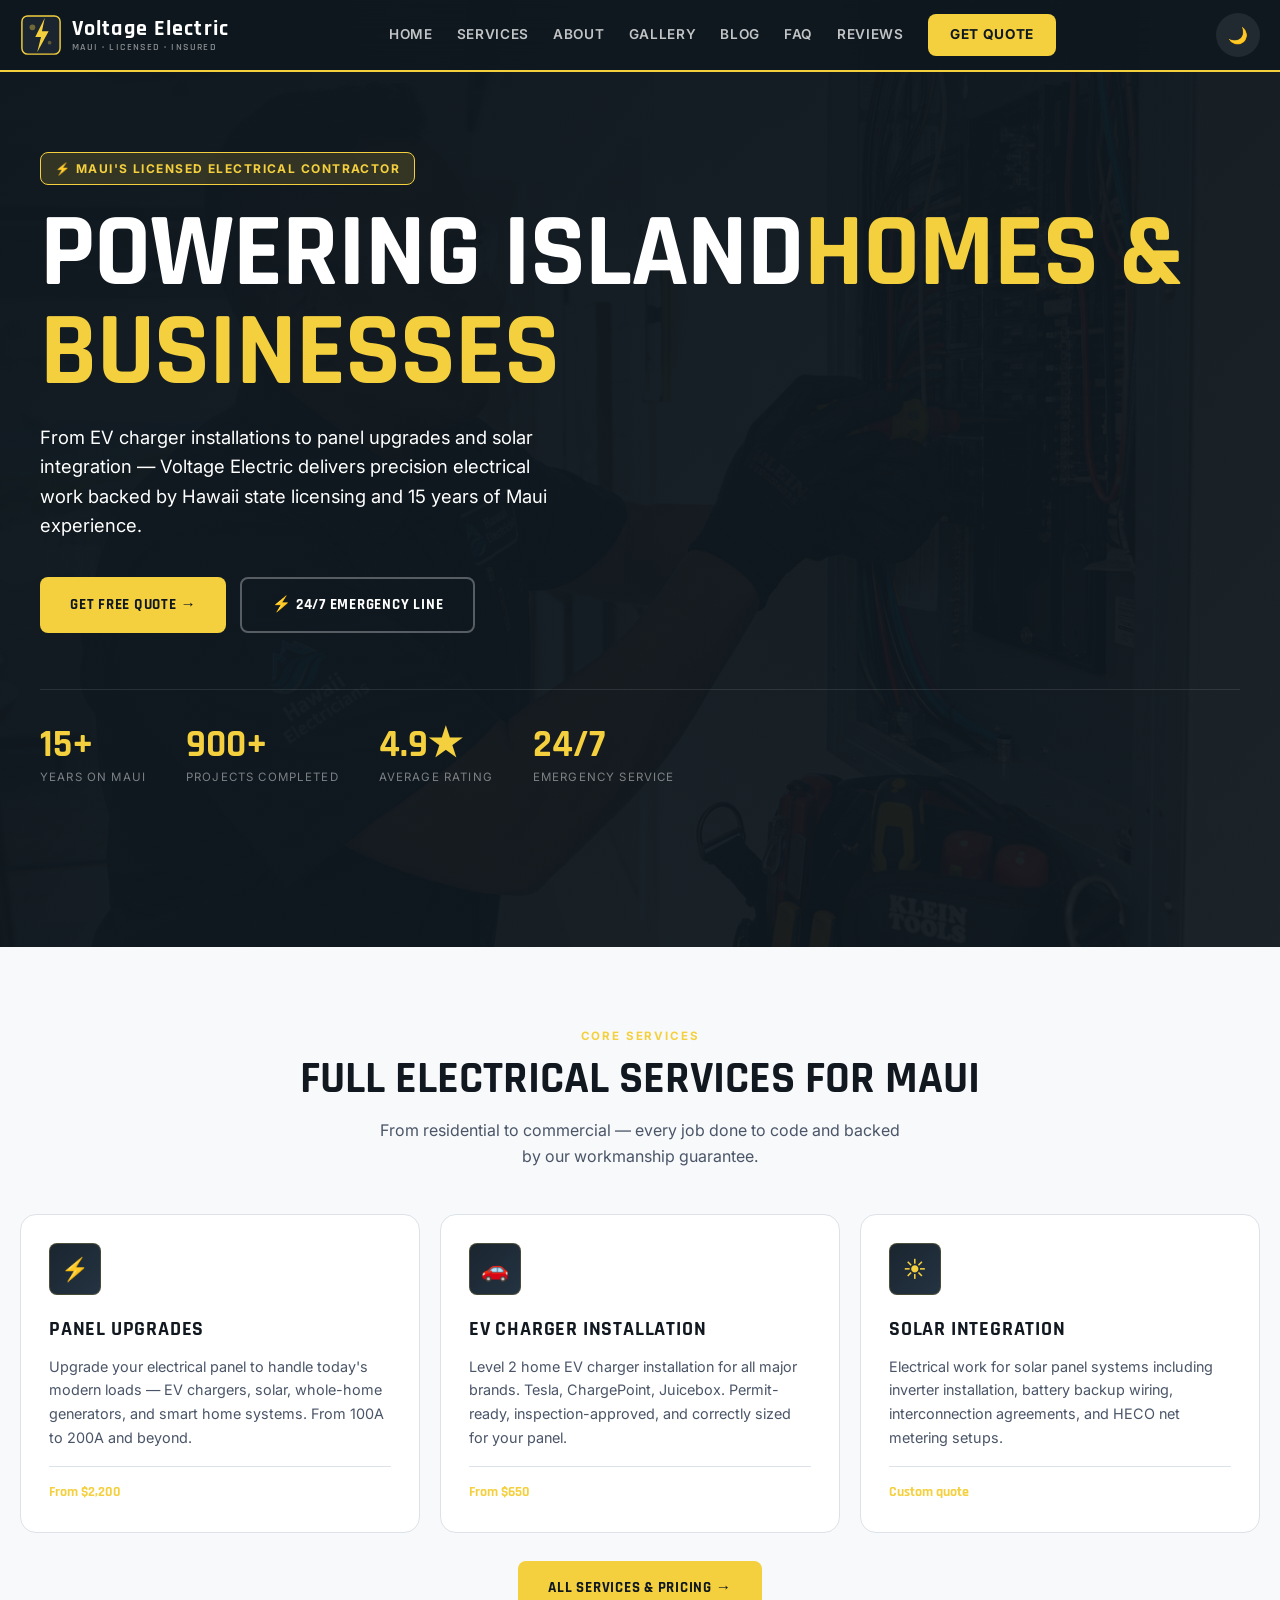
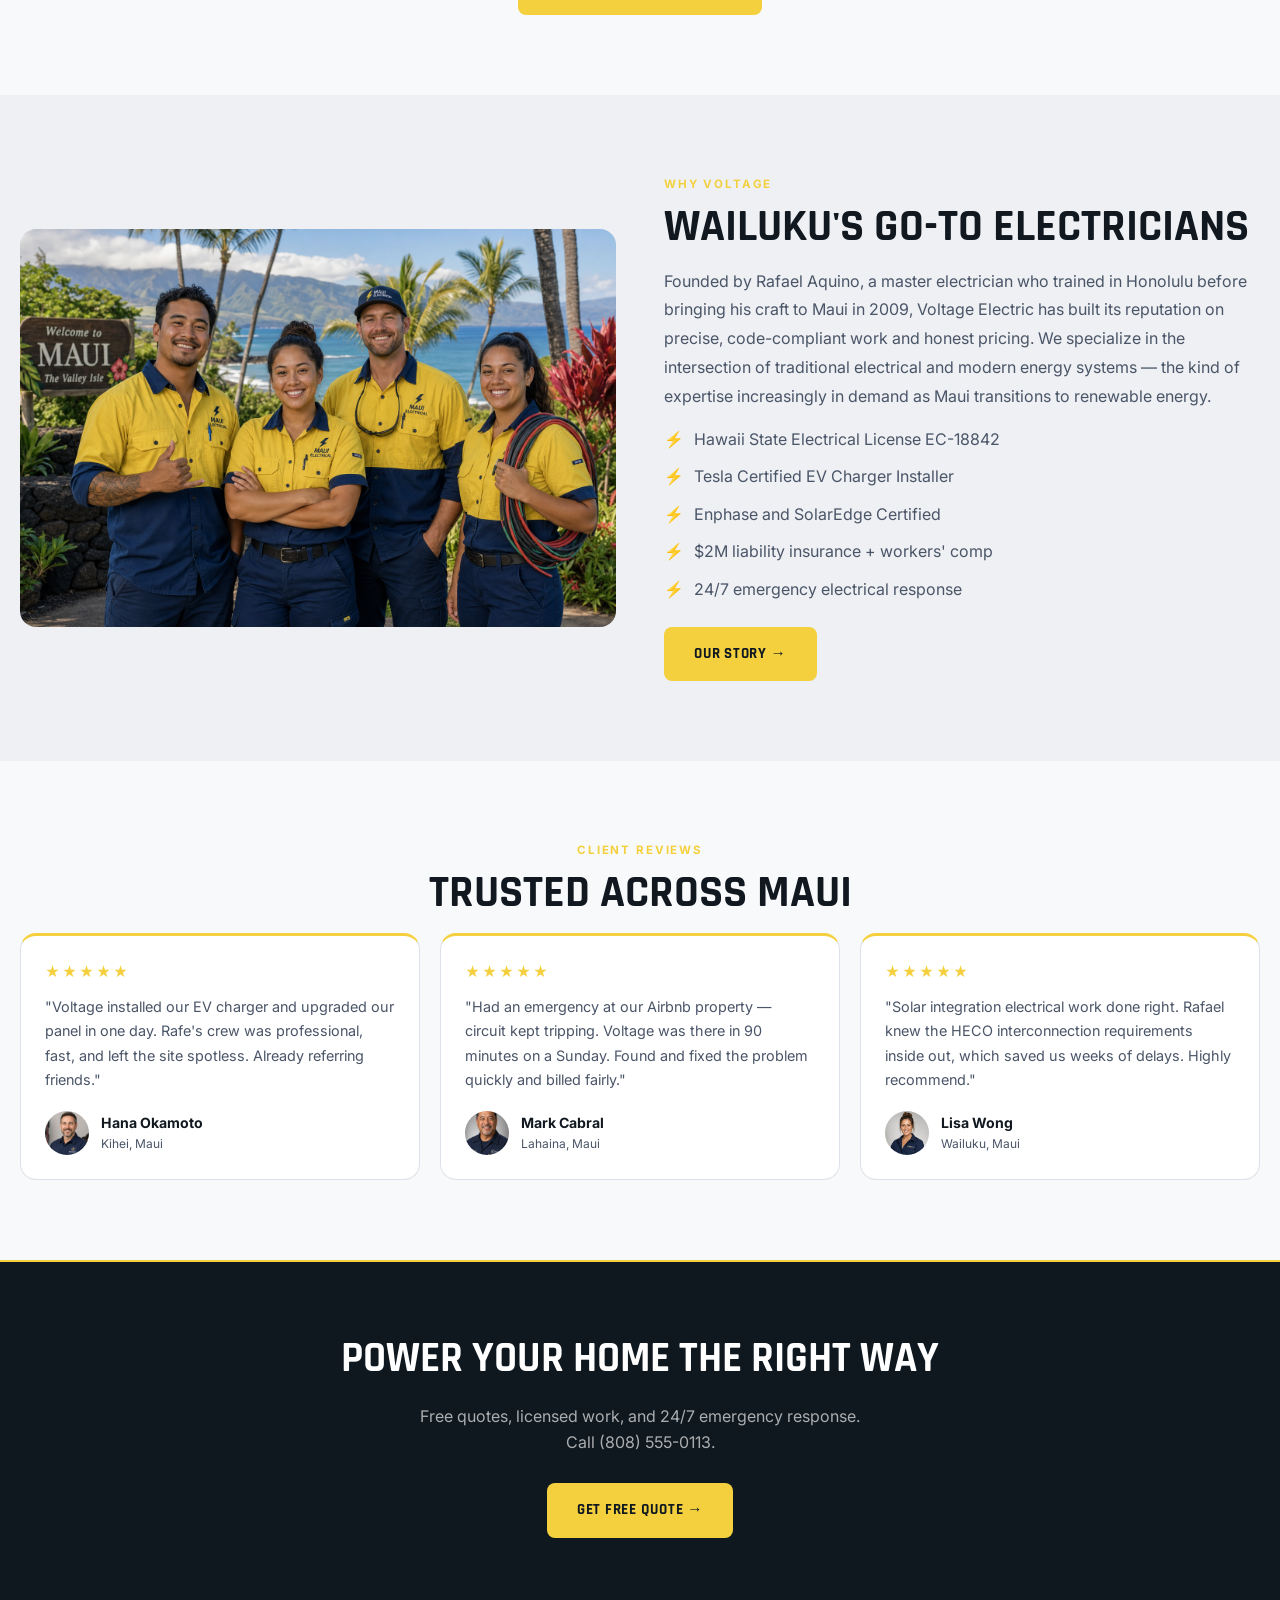
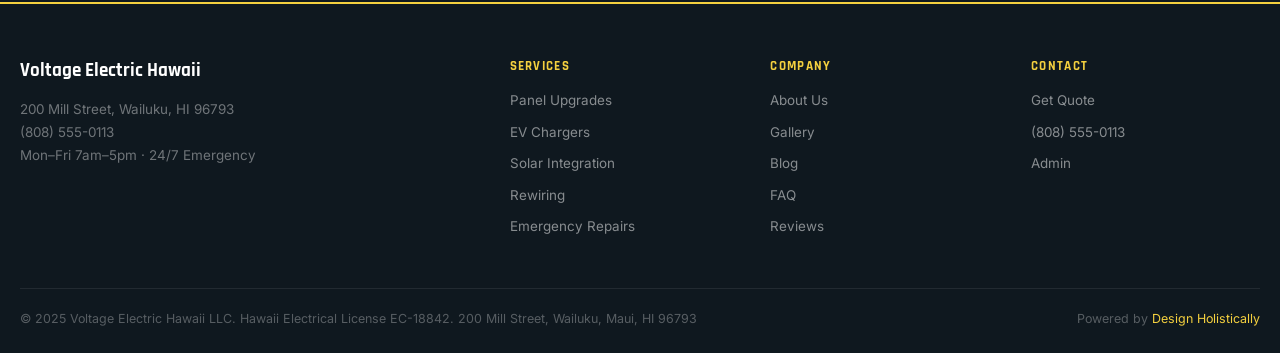
<file: index.html>
<!DOCTYPE html>
<html lang="en" data-theme="light">
<head>
<meta charset="UTF-8"/><meta name="viewport" content="width=device-width,initial-scale=1.0"/>
<title>Voltage Electric Hawaii — Powering Island Homes & Businesses — Voltage Electric Hawaii</title>
<meta name="description" content="Voltage Electric Hawaii — Powering island homes and businesses. Maui's trusted electrician. Panel upgrades, EV chargers, solar integration, emergency repairs. (808) 555-0113"/>
<meta property="og:title" content="Voltage Electric Hawaii"/><meta property="og:type" content="website"/>
<link rel="stylesheet" href="css/style.css"/>
<script type="application/ld+json">{"@context":"https://schema.org","@type":"LocalBusiness","name":"Voltage Electric Hawaii","telephone":"(808) 555-0113","address":{"@type":"PostalAddress","streetAddress":"200 Mill Street","addressLocality":"Wailuku","addressRegion":"HI","postalCode":"96793"},"priceRange":"$$"}</script>
  <link rel="icon" type="image/x-icon" href="images/favicon.ico">
  <link rel="icon" type="image/png" sizes="32x32" href="images/favicon-32x32.png">
  <link rel="icon" type="image/png" sizes="16x16" href="images/favicon-16x16.png">
  <link rel="apple-touch-icon" sizes="180x180" href="images/apple-touch-icon.png">
</head>
<body>
<header class="site-header">
  <div class="header-inner">
    <a href="index.html" class="logo-wrap">
      <svg viewBox="0 0 44 44" fill="none" width="42" height="42" aria-label="Voltage Electric Hawaii logo" xmlns="http://www.w3.org/2000/svg">
  <rect x="2" y="2" width="40" height="40" rx="6" fill="#1A252F"/>
  <rect x="2" y="2" width="40" height="40" rx="6" stroke="#F4D03F" stroke-width="1.5"/>
  <polygon points="26,4 16,24 22,24 18,40 30,18 23,18" fill="#F4D03F"/>
  <circle cx="13" cy="14" r="3" fill="#F4D03F" opacity="0.4"/>
  <circle cx="31" cy="30" r="2" fill="#F4D03F" opacity="0.3"/>
</svg>
      <div class="logo-text">Voltage Electric<span>Maui · Licensed · Insured</span></div>
    </a>
    <nav class="nav-links">
      <a href="index.html">Home</a><a href="services.html">Services</a><a href="about.html">About</a><a href="gallery.html">Gallery</a><a href="blog.html">Blog</a><a href="faq.html">FAQ</a><a href="reviews.html">Reviews</a>
      <a href="booking.html" class="btn-nav">Get Quote</a>
    </nav>
    <div class="header-actions">
      <button class="dark-toggle" id="darkToggle">🌙</button>
      <button class="hamburger" id="hamburger"><span></span><span></span><span></span></button>
    </div>
  </div>
</header>
<nav class="mobile-nav" id="mobileNav">
  <a href="index.html">Home</a><a href="services.html">Services</a><a href="about.html">About</a><a href="gallery.html">Gallery</a><a href="blog.html">Blog</a><a href="faq.html">FAQ</a><a href="reviews.html">Reviews</a><a href="booking.html">Get Quote</a>
</nav>

<section class="hero">
  <div class="hero-bg"><img src="images/hero.png" alt="Electrical work" /></div>
  <div class="hero-overlay"></div>
  <div class="hero-content">
    <div class="hero-badge">⚡ Maui's Licensed Electrical Contractor</div>
    <h1>Powering Island<em>Homes & Businesses</em></h1>
    <p>From EV charger installations to panel upgrades and solar integration — Voltage Electric delivers precision electrical work backed by Hawaii state licensing and 15 years of Maui experience.</p>
    <div class="hero-cta">
      <a href="booking.html" class="btn-primary">Get Free Quote →</a>
      <a href="tel:8085550113" class="btn-secondary">⚡ 24/7 Emergency Line</a>
    </div>
    <div class="hero-stats">
      <div class="stat"><div class="stat-num">15+</div><div class="stat-label">Years on Maui</div></div>
      <div class="stat"><div class="stat-num">900+</div><div class="stat-label">Projects Completed</div></div>
      <div class="stat"><div class="stat-num">4.9★</div><div class="stat-label">Average Rating</div></div>
      <div class="stat"><div class="stat-num">24/7</div><div class="stat-label">Emergency Service</div></div>
    </div>
  </div>
</section>
<section>
  <div class="section-inner">
    <div class="section-center fade-up"><span class="section-label">Core Services</span><h2 class="section-title">Full Electrical Services for Maui</h2><p class="section-sub">From residential to commercial — every job done to code and backed by our workmanship guarantee.</p></div>
    <div class="services-grid">
      <div class="service-card fade-up"><div class="service-icon">⚡</div><h3>Panel Upgrades</h3><p>Upgrade your electrical panel to handle today's modern loads — EV chargers, solar, whole-home generators, and smart home systems. From 100A to 200A and beyond.</p><div class="service-price">From $2,200</div></div>
      <div class="service-card fade-up"><div class="service-icon">🚗</div><h3>EV Charger Installation</h3><p>Level 2 home EV charger installation for all major brands. Tesla, ChargePoint, Juicebox. Permit-ready, inspection-approved, and correctly sized for your panel.</p><div class="service-price">From $650</div></div>
      <div class="service-card fade-up"><div class="service-icon">☀️</div><h3>Solar Integration</h3><p>Electrical work for solar panel systems including inverter installation, battery backup wiring, interconnection agreements, and HECO net metering setups.</p><div class="service-price">Custom quote</div></div>
    </div>
    <div style="text-align:center;margin-top:28px;"><a href="services.html" class="btn-primary">All Services & Pricing →</a></div>
  </div>
</section>
<section class="bg-alt">
  <div class="section-inner">
    <div class="about-grid">
      <div class="fade-up"><img src="images/about.png" alt="Voltage Electric team" style="border-radius:var(--radius-lg);width:100%;object-fit:cover;" /></div>
      <div class="fade-up">
        <span class="section-label">Why Voltage</span>
        <h2 class="section-title">Wailuku's Go-To Electricians</h2>
        <p style="color:var(--text-muted);line-height:1.8;margin-bottom:16px;">Founded by Rafael Aquino, a master electrician who trained in Honolulu before bringing his craft to Maui in 2009, Voltage Electric has built its reputation on precise, code-compliant work and honest pricing. We specialize in the intersection of traditional electrical and modern energy systems — the kind of expertise increasingly in demand as Maui transitions to renewable energy.</p>
        <ul style="list-style:none;display:flex;flex-direction:column;gap:12px;">
          <li style="display:flex;gap:10px;"><span style="color:var(--accent);">⚡</span><span style="color:var(--text-muted);">Hawaii State Electrical License EC-18842</span></li>
          <li style="display:flex;gap:10px;"><span style="color:var(--accent);">⚡</span><span style="color:var(--text-muted);">Tesla Certified EV Charger Installer</span></li>
          <li style="display:flex;gap:10px;"><span style="color:var(--accent);">⚡</span><span style="color:var(--text-muted);">Enphase and SolarEdge Certified</span></li>
          <li style="display:flex;gap:10px;"><span style="color:var(--accent);">⚡</span><span style="color:var(--text-muted);">$2M liability insurance + workers' comp</span></li>
          <li style="display:flex;gap:10px;"><span style="color:var(--accent);">⚡</span><span style="color:var(--text-muted);">24/7 emergency electrical response</span></li>
        </ul>
        <a href="about.html" class="btn-primary" style="margin-top:24px;">Our Story →</a>
      </div>
    </div>
  </div>
</section>
<section>
  <div class="section-inner">
    <div class="section-center fade-up"><span class="section-label">Client Reviews</span><h2 class="section-title">Trusted Across Maui</h2></div>
    <div class="testimonials-grid">
      <div class="testimonial-card fade-up"><div class="stars">★★★★★</div><blockquote>"Voltage installed our EV charger and upgraded our panel in one day. Rafe's crew was professional, fast, and left the site spotless. Already referring friends."</blockquote><div class="reviewer"><img src="images/avatar-1.png" alt="Hana O." /><div><div class="reviewer-name">Hana Okamoto</div><div class="reviewer-loc">Kihei, Maui</div></div></div></div>
      <div class="testimonial-card fade-up"><div class="stars">★★★★★</div><blockquote>"Had an emergency at our Airbnb property — circuit kept tripping. Voltage was there in 90 minutes on a Sunday. Found and fixed the problem quickly and billed fairly."</blockquote><div class="reviewer"><img src="images/avatar-2.png" alt="Mark C." /><div><div class="reviewer-name">Mark Cabral</div><div class="reviewer-loc">Lahaina, Maui</div></div></div></div>
      <div class="testimonial-card fade-up"><div class="stars">★★★★★</div><blockquote>"Solar integration electrical work done right. Rafael knew the HECO interconnection requirements inside out, which saved us weeks of delays. Highly recommend."</blockquote><div class="reviewer"><img src="images/avatar-3.png" alt="Lisa W." /><div><div class="reviewer-name">Lisa Wong</div><div class="reviewer-loc">Wailuku, Maui</div></div></div></div>
    </div>
  </div>
</section>
<div class="cta-band">
  <h2>Power Your Home the Right Way</h2>
  <p>Free quotes, licensed work, and 24/7 emergency response. Call (808) 555-0113.</p>
  <a href="booking.html" class="btn-primary">Get Free Quote →</a>
</div>
<footer class="site-footer">
  <div class="footer-inner">
    <div class="footer-grid">
      <div class="footer-brand">
        <div style="font-family:'Rajdhani',sans-serif;font-weight:700;font-size:1.2rem;color:#fff;">Voltage Electric Hawaii</div>
        <p>200 Mill Street, Wailuku, HI 96793<br>(808) 555-0113<br>Mon–Fri 7am–5pm · 24/7 Emergency</p>
      </div>
      <div class="footer-col"><h4>Services</h4><a href="services.html">Panel Upgrades</a><a href="services.html">EV Chargers</a><a href="services.html">Solar Integration</a><a href="services.html">Rewiring</a><a href="services.html">Emergency Repairs</a></div>
      <div class="footer-col"><h4>Company</h4><a href="about.html">About Us</a><a href="gallery.html">Gallery</a><a href="blog.html">Blog</a><a href="faq.html">FAQ</a><a href="reviews.html">Reviews</a></div>
      <div class="footer-col"><h4>Contact</h4><a href="booking.html">Get Quote</a><a href="tel:8085550113">(808) 555-0113</a><a href="admin.html">Admin</a></div>
    </div>
    <div class="footer-bottom">
      <span>© 2025 Voltage Electric Hawaii LLC. Hawaii Electrical License EC-18842. 200 Mill Street, Wailuku, Maui, HI 96793</span>
      <span>Powered by <a href="https://designholistically.com" target="_blank">Design Holistically</a></span>
    </div>
  </div>
</footer>
<button class="back-top" id="backTop">↑</button>
<script src="js/main.js"></script>
</body>
</html>
</file>
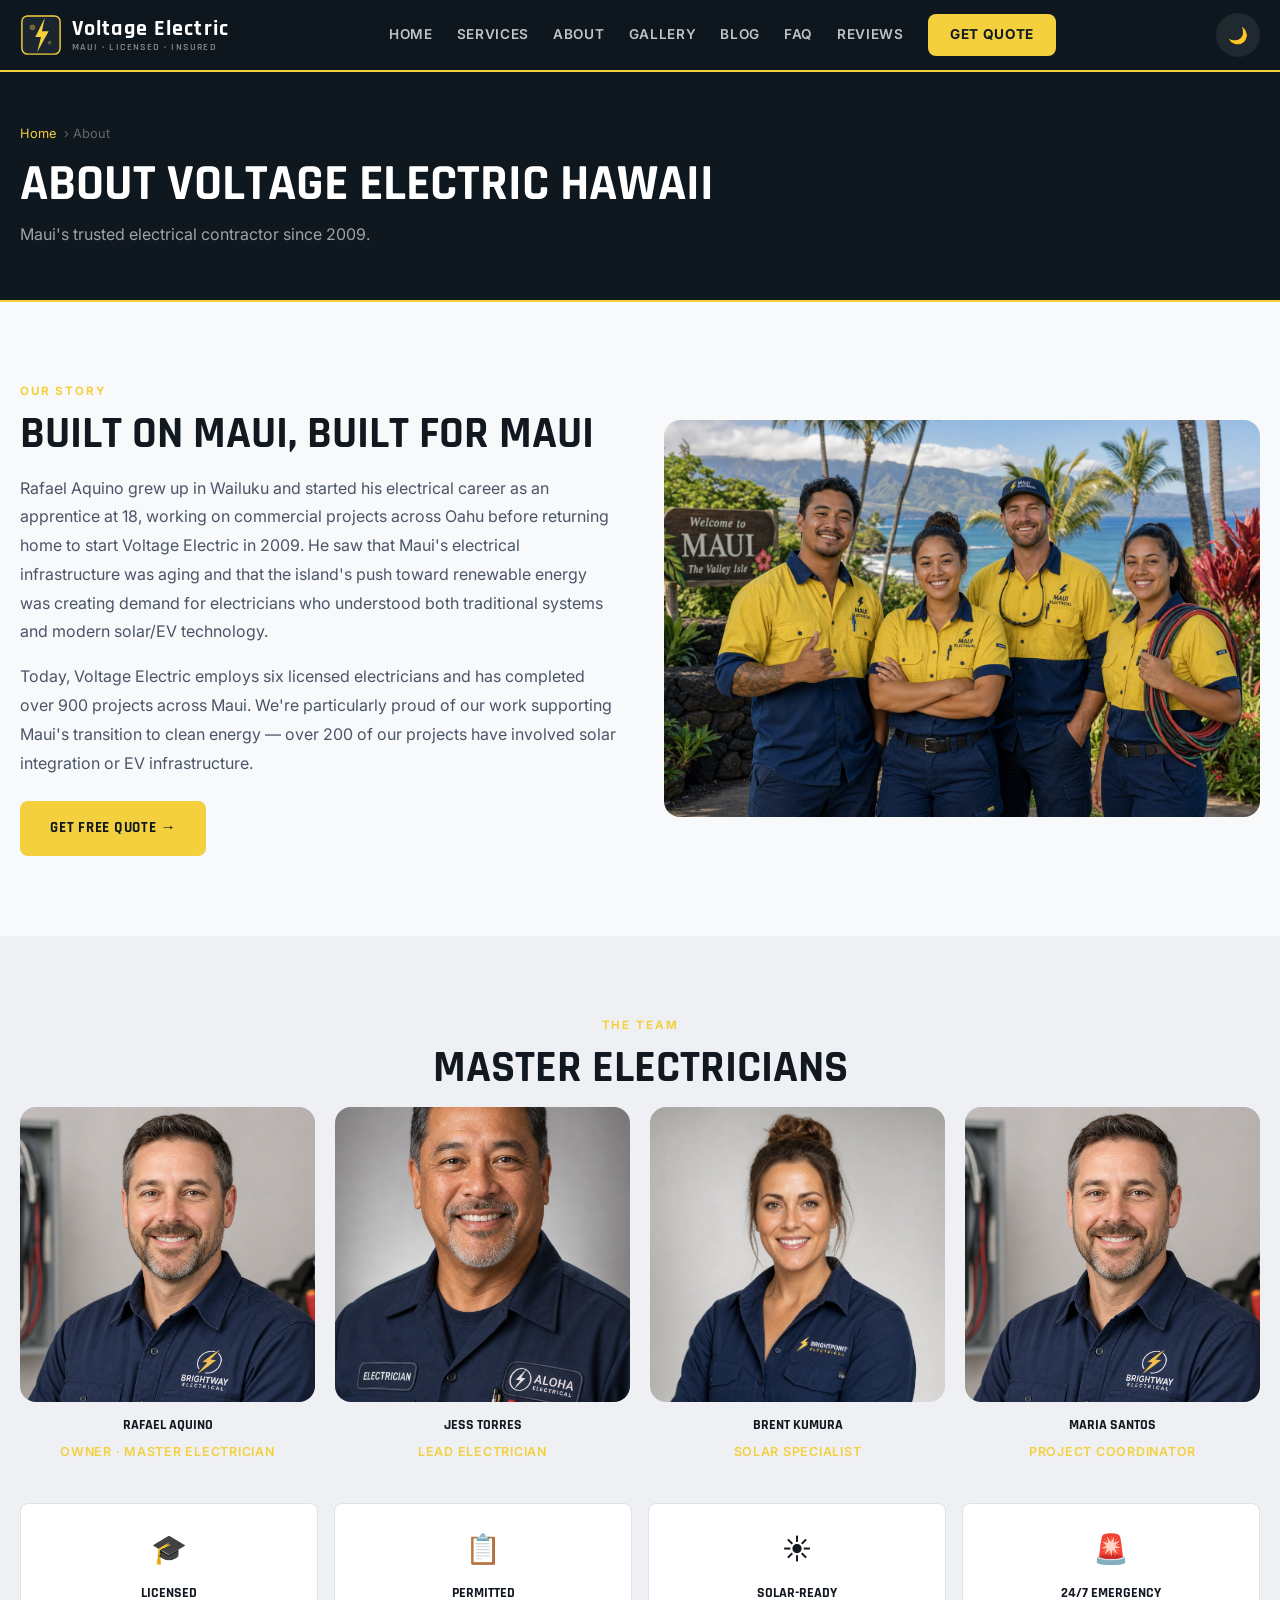
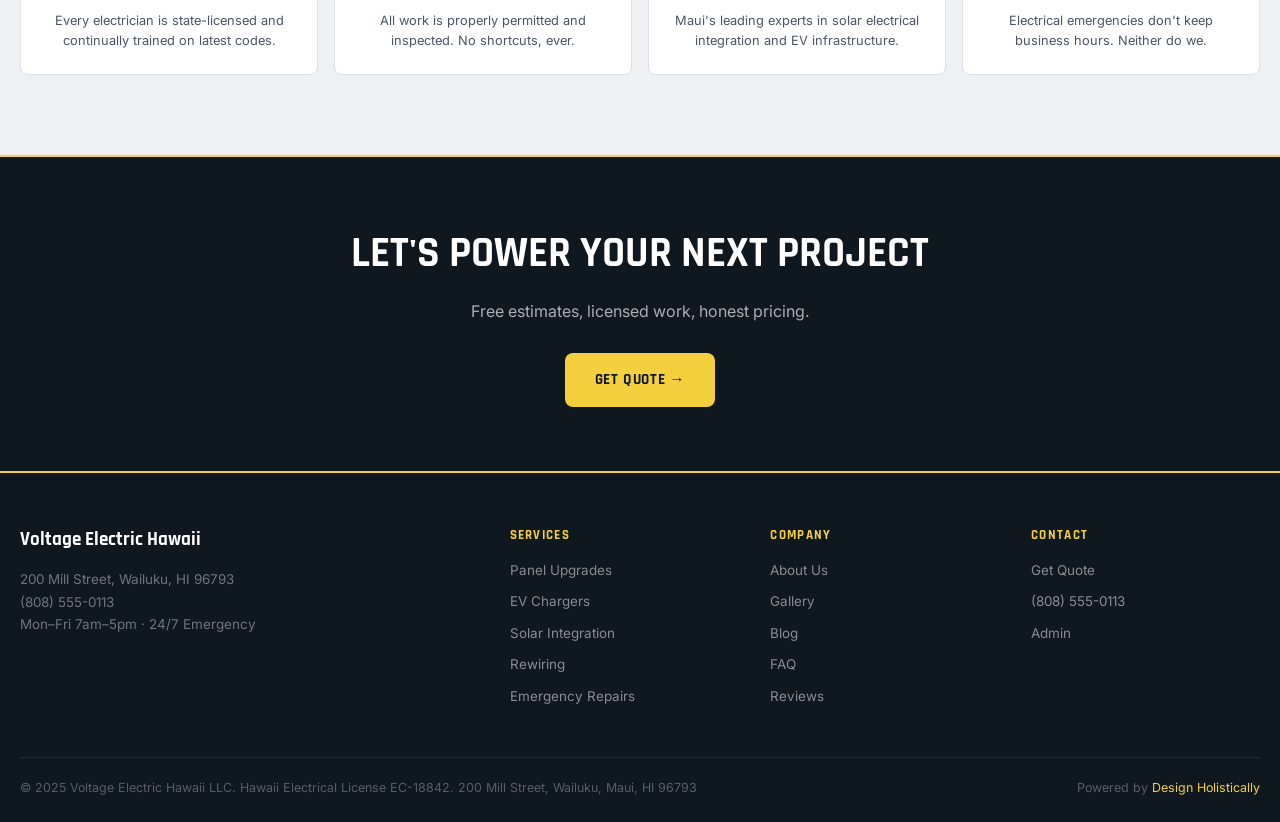
<file: about.html>
<!DOCTYPE html>
<html lang="en" data-theme="light">
<head>
<meta charset="UTF-8"/><meta name="viewport" content="width=device-width,initial-scale=1.0"/>
<title>About Us — Voltage Electric Hawaii</title>
<meta name="description" content="Voltage Electric Hawaii — Powering island homes and businesses. Maui's trusted electrician. Panel upgrades, EV chargers, solar integration, emergency repairs. (808) 555-0113"/>
<meta property="og:title" content="Voltage Electric Hawaii"/><meta property="og:type" content="website"/>
<link rel="stylesheet" href="css/style.css"/>
<script type="application/ld+json">{"@context":"https://schema.org","@type":"LocalBusiness","name":"Voltage Electric Hawaii","telephone":"(808) 555-0113","address":{"@type":"PostalAddress","streetAddress":"200 Mill Street","addressLocality":"Wailuku","addressRegion":"HI","postalCode":"96793"},"priceRange":"$$"}</script>
  <link rel="icon" type="image/x-icon" href="images/favicon.ico">
  <link rel="icon" type="image/png" sizes="32x32" href="images/favicon-32x32.png">
  <link rel="icon" type="image/png" sizes="16x16" href="images/favicon-16x16.png">
  <link rel="apple-touch-icon" sizes="180x180" href="images/apple-touch-icon.png">
</head>
<body>
<header class="site-header">
  <div class="header-inner">
    <a href="index.html" class="logo-wrap">
      <svg viewBox="0 0 44 44" fill="none" width="42" height="42" aria-label="Voltage Electric Hawaii logo" xmlns="http://www.w3.org/2000/svg">
  <rect x="2" y="2" width="40" height="40" rx="6" fill="#1A252F"/>
  <rect x="2" y="2" width="40" height="40" rx="6" stroke="#F4D03F" stroke-width="1.5"/>
  <polygon points="26,4 16,24 22,24 18,40 30,18 23,18" fill="#F4D03F"/>
  <circle cx="13" cy="14" r="3" fill="#F4D03F" opacity="0.4"/>
  <circle cx="31" cy="30" r="2" fill="#F4D03F" opacity="0.3"/>
</svg>
      <div class="logo-text">Voltage Electric<span>Maui · Licensed · Insured</span></div>
    </a>
    <nav class="nav-links">
      <a href="index.html">Home</a><a href="services.html">Services</a><a href="about.html">About</a><a href="gallery.html">Gallery</a><a href="blog.html">Blog</a><a href="faq.html">FAQ</a><a href="reviews.html">Reviews</a>
      <a href="booking.html" class="btn-nav">Get Quote</a>
    </nav>
    <div class="header-actions">
      <button class="dark-toggle" id="darkToggle">🌙</button>
      <button class="hamburger" id="hamburger"><span></span><span></span><span></span></button>
    </div>
  </div>
</header>
<nav class="mobile-nav" id="mobileNav">
  <a href="index.html">Home</a><a href="services.html">Services</a><a href="about.html">About</a><a href="gallery.html">Gallery</a><a href="blog.html">Blog</a><a href="faq.html">FAQ</a><a href="reviews.html">Reviews</a><a href="booking.html">Get Quote</a>
</nav>

<div class="page-hero"><div class="page-hero-inner"><div class="breadcrumb"><a href="index.html">Home</a> › About</div><h1>About Voltage Electric Hawaii</h1><p>Maui's trusted electrical contractor since 2009.</p></div></div>
<section><div class="section-inner">
  <div class="about-grid">
    <div class="fade-up">
      <span class="section-label">Our Story</span>
      <h2 class="section-title">Built on Maui, Built for Maui</h2>
      <p style="color:var(--text-muted);line-height:1.8;margin-bottom:16px;">Rafael Aquino grew up in Wailuku and started his electrical career as an apprentice at 18, working on commercial projects across Oahu before returning home to start Voltage Electric in 2009. He saw that Maui's electrical infrastructure was aging and that the island's push toward renewable energy was creating demand for electricians who understood both traditional systems and modern solar/EV technology.</p>
      <p style="color:var(--text-muted);line-height:1.8;margin-bottom:24px;">Today, Voltage Electric employs six licensed electricians and has completed over 900 projects across Maui. We're particularly proud of our work supporting Maui's transition to clean energy — over 200 of our projects have involved solar integration or EV infrastructure.</p>
      <a href="booking.html" class="btn-primary">Get Free Quote →</a>
    </div>
    <div class="fade-up"><img src="images/about.png" alt="Voltage Electric team" style="border-radius:var(--radius-lg);width:100%;object-fit:cover;" /></div>
  </div>
</div></section>
<section class="bg-alt"><div class="section-inner">
  <div class="section-center fade-up"><span class="section-label">The Team</span><h2 class="section-title">Master Electricians</h2></div>
  <div class="team-grid">
    <div class="team-card fade-up"><img src="images/avatar-1.png" alt="Rafael A." /><h4>Rafael Aquino</h4><span>Owner · Master Electrician</span></div>
    <div class="team-card fade-up"><img src="images/avatar-2.png" alt="Jess T." /><h4>Jess Torres</h4><span>Lead Electrician</span></div>
    <div class="team-card fade-up"><img src="images/avatar-3.png" alt="Brent K." /><h4>Brent Kumura</h4><span>Solar Specialist</span></div>
    <div class="team-card fade-up"><img src="images/avatar-1.png" alt="Maria S." /><h4>Maria Santos</h4><span>Project Coordinator</span></div>
  </div>
  <div class="values-grid" style="margin-top:40px;">
    <div class="value-card fade-up"><div class="value-icon">🎓</div><h4>Licensed</h4><p>Every electrician is state-licensed and continually trained on latest codes.</p></div>
    <div class="value-card fade-up"><div class="value-icon">📋</div><h4>Permitted</h4><p>All work is properly permitted and inspected. No shortcuts, ever.</p></div>
    <div class="value-card fade-up"><div class="value-icon">☀️</div><h4>Solar-Ready</h4><p>Maui's leading experts in solar electrical integration and EV infrastructure.</p></div>
    <div class="value-card fade-up"><div class="value-icon">🚨</div><h4>24/7 Emergency</h4><p>Electrical emergencies don't keep business hours. Neither do we.</p></div>
  </div>
</div></section>
<div class="cta-band"><h2>Let's Power Your Next Project</h2><p>Free estimates, licensed work, honest pricing.</p><a href="booking.html" class="btn-primary">Get Quote →</a></div>
<footer class="site-footer">
  <div class="footer-inner">
    <div class="footer-grid">
      <div class="footer-brand">
        <div style="font-family:'Rajdhani',sans-serif;font-weight:700;font-size:1.2rem;color:#fff;">Voltage Electric Hawaii</div>
        <p>200 Mill Street, Wailuku, HI 96793<br>(808) 555-0113<br>Mon–Fri 7am–5pm · 24/7 Emergency</p>
      </div>
      <div class="footer-col"><h4>Services</h4><a href="services.html">Panel Upgrades</a><a href="services.html">EV Chargers</a><a href="services.html">Solar Integration</a><a href="services.html">Rewiring</a><a href="services.html">Emergency Repairs</a></div>
      <div class="footer-col"><h4>Company</h4><a href="about.html">About Us</a><a href="gallery.html">Gallery</a><a href="blog.html">Blog</a><a href="faq.html">FAQ</a><a href="reviews.html">Reviews</a></div>
      <div class="footer-col"><h4>Contact</h4><a href="booking.html">Get Quote</a><a href="tel:8085550113">(808) 555-0113</a><a href="admin.html">Admin</a></div>
    </div>
    <div class="footer-bottom">
      <span>© 2025 Voltage Electric Hawaii LLC. Hawaii Electrical License EC-18842. 200 Mill Street, Wailuku, Maui, HI 96793</span>
      <span>Powered by <a href="https://designholistically.com" target="_blank">Design Holistically</a></span>
    </div>
  </div>
</footer>
<button class="back-top" id="backTop">↑</button>
<script src="js/main.js"></script>
</body>
</html>
</file>
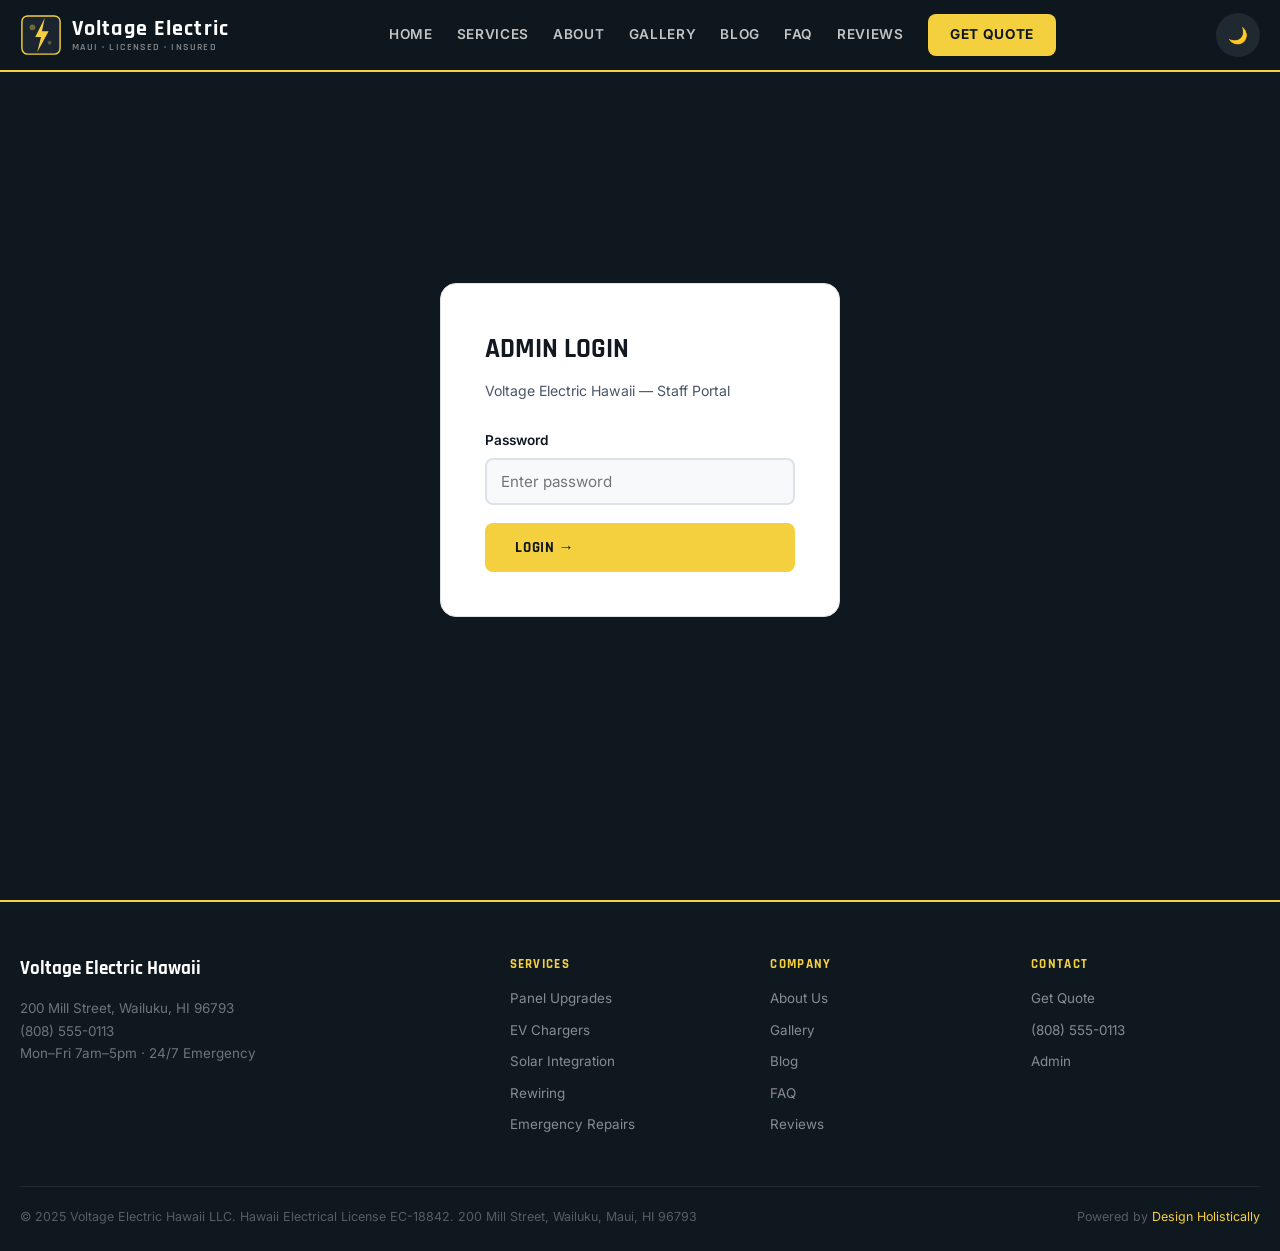
<file: admin.html>
<!DOCTYPE html>
<html lang="en" data-theme="light">
<head>
<meta charset="UTF-8"/><meta name="viewport" content="width=device-width,initial-scale=1.0"/>
<title>Admin Dashboard — Voltage Electric Hawaii</title>
<meta name="description" content="Voltage Electric Hawaii — Powering island homes and businesses. Maui's trusted electrician. Panel upgrades, EV chargers, solar integration, emergency repairs. (808) 555-0113"/>
<meta property="og:title" content="Voltage Electric Hawaii"/><meta property="og:type" content="website"/>
<link rel="stylesheet" href="css/style.css"/>
<script type="application/ld+json">{"@context":"https://schema.org","@type":"LocalBusiness","name":"Voltage Electric Hawaii","telephone":"(808) 555-0113","address":{"@type":"PostalAddress","streetAddress":"200 Mill Street","addressLocality":"Wailuku","addressRegion":"HI","postalCode":"96793"},"priceRange":"$$"}</script>
  <link rel="icon" type="image/x-icon" href="images/favicon.ico">
  <link rel="icon" type="image/png" sizes="32x32" href="images/favicon-32x32.png">
  <link rel="icon" type="image/png" sizes="16x16" href="images/favicon-16x16.png">
  <link rel="apple-touch-icon" sizes="180x180" href="images/apple-touch-icon.png">
</head>
<body>
<header class="site-header">
  <div class="header-inner">
    <a href="index.html" class="logo-wrap">
      <svg viewBox="0 0 44 44" fill="none" width="42" height="42" aria-label="Voltage Electric Hawaii logo" xmlns="http://www.w3.org/2000/svg">
  <rect x="2" y="2" width="40" height="40" rx="6" fill="#1A252F"/>
  <rect x="2" y="2" width="40" height="40" rx="6" stroke="#F4D03F" stroke-width="1.5"/>
  <polygon points="26,4 16,24 22,24 18,40 30,18 23,18" fill="#F4D03F"/>
  <circle cx="13" cy="14" r="3" fill="#F4D03F" opacity="0.4"/>
  <circle cx="31" cy="30" r="2" fill="#F4D03F" opacity="0.3"/>
</svg>
      <div class="logo-text">Voltage Electric<span>Maui · Licensed · Insured</span></div>
    </a>
    <nav class="nav-links">
      <a href="index.html">Home</a><a href="services.html">Services</a><a href="about.html">About</a><a href="gallery.html">Gallery</a><a href="blog.html">Blog</a><a href="faq.html">FAQ</a><a href="reviews.html">Reviews</a>
      <a href="booking.html" class="btn-nav">Get Quote</a>
    </nav>
    <div class="header-actions">
      <button class="dark-toggle" id="darkToggle">🌙</button>
      <button class="hamburger" id="hamburger"><span></span><span></span><span></span></button>
    </div>
  </div>
</header>
<nav class="mobile-nav" id="mobileNav">
  <a href="index.html">Home</a><a href="services.html">Services</a><a href="about.html">About</a><a href="gallery.html">Gallery</a><a href="blog.html">Blog</a><a href="faq.html">FAQ</a><a href="reviews.html">Reviews</a><a href="booking.html">Get Quote</a>
</nav>

<div id="adminLogin"><div class="login-card"><h2>Admin Login</h2><p>Voltage Electric Hawaii — Staff Portal</p><form id="loginForm"><div class="form-group"><label>Password</label><input type="password" id="adminPw" placeholder="Enter password" /></div><p id="loginError" style="color:#e74c3c;font-size:0.82rem;margin-bottom:10px;"></p><button type="submit" class="btn-primary" style="width:100%;">Login →</button></form></div></div>
<div id="adminDash">
  <div class="dash-header"><h1>Voltage Electric — Admin</h1><button class="btn-outline" onclick="document.getElementById('adminDash').style.display='none';document.getElementById('adminLogin').style.display='flex';" style="color:#fff;border-color:rgba(255,255,255,0.3);font-size:0.78rem;padding:7px 14px;">Logout</button></div>
  <div class="dash-stats"><div class="dash-stat"><div class="num">8</div><div class="lbl">Open Quotes</div></div><div class="dash-stat"><div class="num">3</div><div class="lbl">Active Jobs</div></div><div class="dash-stat"><div class="num">$42k</div><div class="lbl">Month Revenue</div></div><div class="dash-stat"><div class="num">2</div><div class="lbl">Permits Pending</div></div></div>
  <div class="dash-tabs"><button class="dash-tab active" onclick="switchTab('bookings')">Quotes</button><button class="dash-tab" onclick="switchTab('messages')">Messages</button><button class="dash-tab" onclick="switchTab('reviews')">Reviews</button></div>
  <div class="tab-panel active" id="tab-bookings"><div class="dash-section"><h3>Recent Quote Requests</h3><div style="overflow-x:auto;"><table class="data-table"><thead><tr><th>Date</th><th>Name</th><th>Service</th><th>Location</th><th>Status</th></tr></thead><tbody>
    <tr><td>Jul 1</td><td>Hana Okamoto</td><td>EV Charger</td><td>Kihei</td><td><span class="badge badge-green">Confirmed</span></td></tr>
    <tr><td>Jul 2</td><td>Mark Cabral</td><td>Emergency</td><td>Lahaina</td><td><span class="badge badge-blue">Completed</span></td></tr>
    <tr><td>Jul 4</td><td>Tony Reyes</td><td>Rewiring</td><td>Wailuku</td><td><span class="badge badge-yellow">Pending</span></td></tr>
    <tr><td>Jul 5</td><td>Diane Lee</td><td>Generator</td><td>Makawao</td><td><span class="badge badge-yellow">Pending</span></td></tr>
  </tbody></table></div></div></div>
  <div class="tab-panel" id="tab-messages"><div class="dash-section"><h3>Messages</h3><div style="overflow-x:auto;"><table class="data-table"><thead><tr><th>Date</th><th>Name</th><th>Phone</th><th>Message</th></tr></thead><tbody>
    <tr><td>Jul 1</td><td>Kevin M.</td><td>(808) 555-0401</td><td>Need commercial LED retrofit for restaurant. When can you start?</td></tr>
    <tr><td>Jul 3</td><td>Yuki T.</td><td>(808) 555-0402</td><td>Interested in solar integration electrical work. Getting solar panels installed next month.</td></tr>
  </tbody></table></div></div></div>
  <div class="tab-panel" id="tab-reviews"><div class="dash-section"><h3>Recent Reviews</h3><div style="overflow-x:auto;"><table class="data-table"><thead><tr><th>Date</th><th>Reviewer</th><th>Rating</th><th>Comment</th></tr></thead><tbody>
    <tr><td>Jun 2025</td><td>Hana Okamoto</td><td>⭐⭐⭐⭐⭐</td><td>EV charger and panel upgrade in one day. Professional clean work.</td></tr>
    <tr><td>May 2025</td><td>Mark Cabral</td><td>⭐⭐⭐⭐⭐</td><td>Emergency response in 90 minutes. Absolute lifesavers.</td></tr>
  </tbody></table></div></div></div>
</div>
<script>function switchTab(id){document.querySelectorAll('.tab-panel').forEach(p=>p.classList.remove('active'));document.querySelectorAll('.dash-tab').forEach(t=>t.classList.remove('active'));document.getElementById('tab-'+id).classList.add('active');event.target.classList.add('active');}</script>
<footer class="site-footer">
  <div class="footer-inner">
    <div class="footer-grid">
      <div class="footer-brand">
        <div style="font-family:'Rajdhani',sans-serif;font-weight:700;font-size:1.2rem;color:#fff;">Voltage Electric Hawaii</div>
        <p>200 Mill Street, Wailuku, HI 96793<br>(808) 555-0113<br>Mon–Fri 7am–5pm · 24/7 Emergency</p>
      </div>
      <div class="footer-col"><h4>Services</h4><a href="services.html">Panel Upgrades</a><a href="services.html">EV Chargers</a><a href="services.html">Solar Integration</a><a href="services.html">Rewiring</a><a href="services.html">Emergency Repairs</a></div>
      <div class="footer-col"><h4>Company</h4><a href="about.html">About Us</a><a href="gallery.html">Gallery</a><a href="blog.html">Blog</a><a href="faq.html">FAQ</a><a href="reviews.html">Reviews</a></div>
      <div class="footer-col"><h4>Contact</h4><a href="booking.html">Get Quote</a><a href="tel:8085550113">(808) 555-0113</a><a href="admin.html">Admin</a></div>
    </div>
    <div class="footer-bottom">
      <span>© 2025 Voltage Electric Hawaii LLC. Hawaii Electrical License EC-18842. 200 Mill Street, Wailuku, Maui, HI 96793</span>
      <span>Powered by <a href="https://designholistically.com" target="_blank">Design Holistically</a></span>
    </div>
  </div>
</footer>
<button class="back-top" id="backTop">↑</button>
<script src="js/main.js"></script>
</body>
</html>
</file>
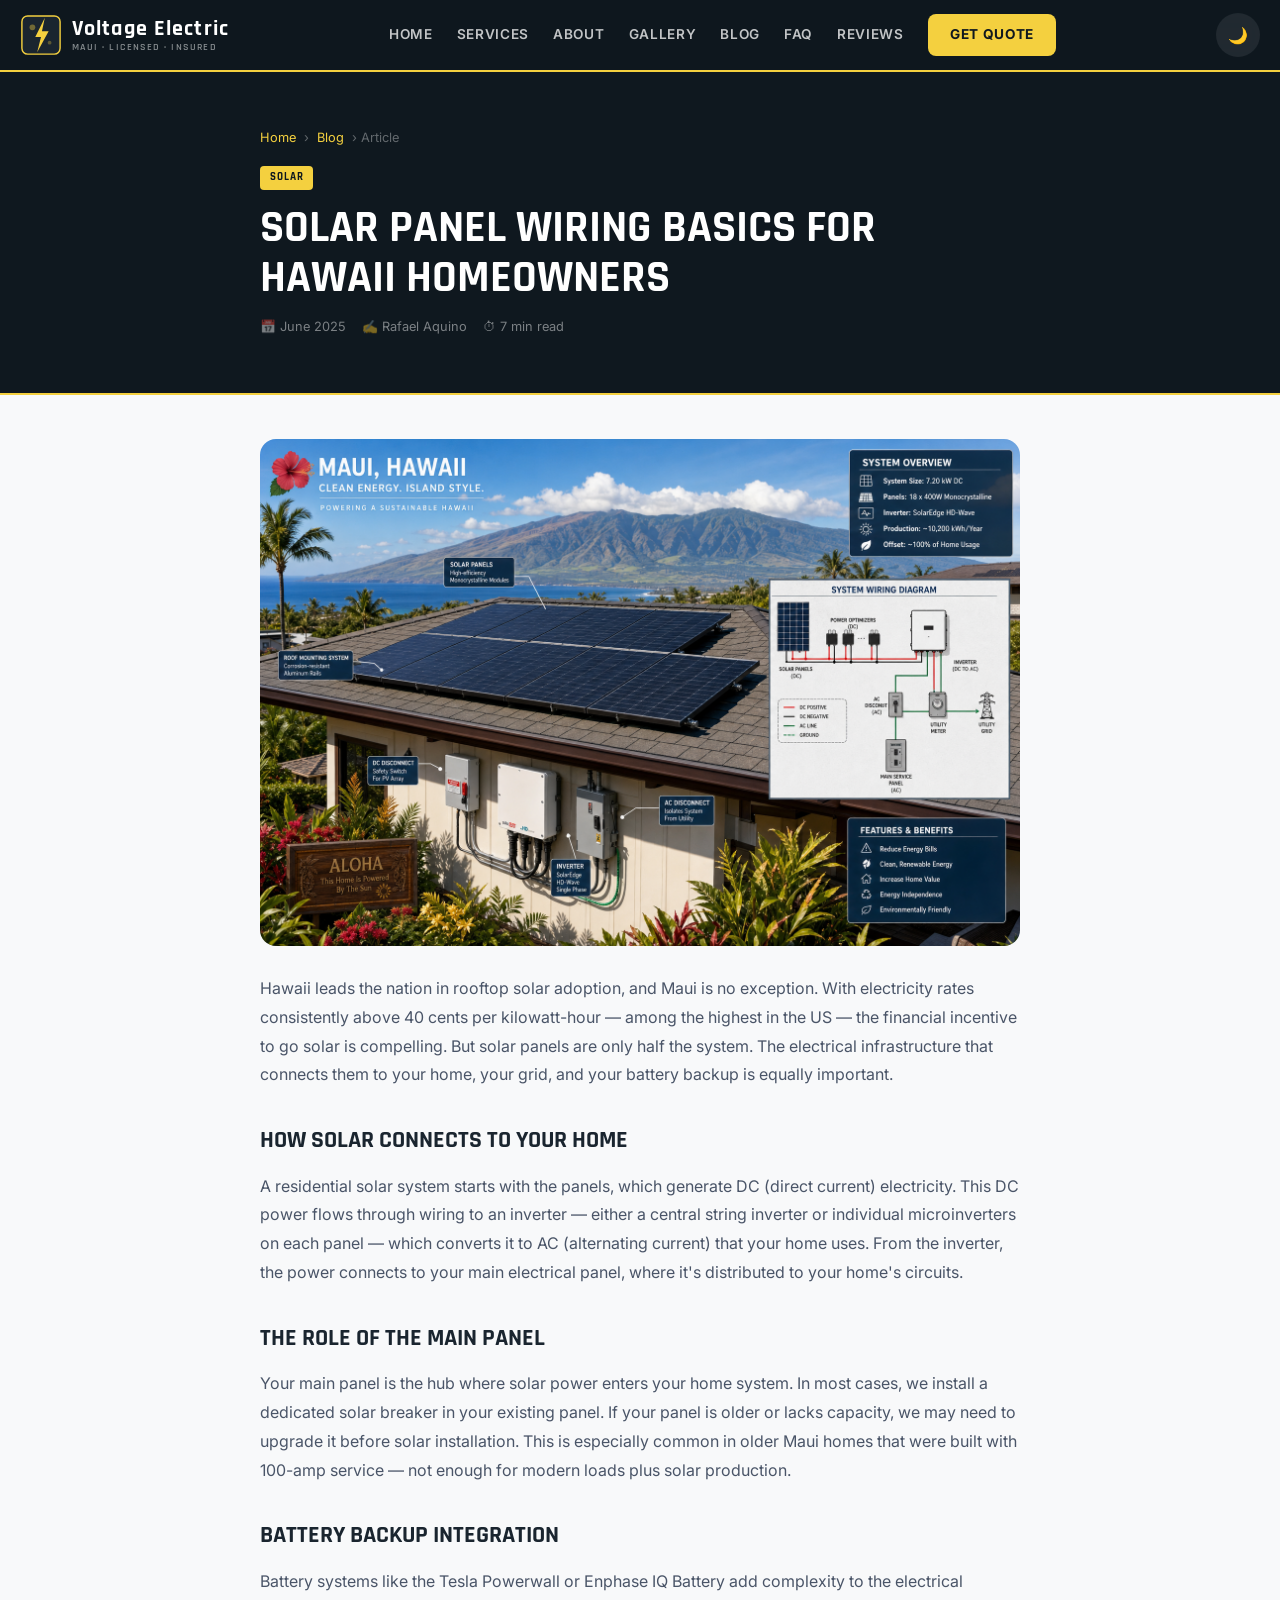
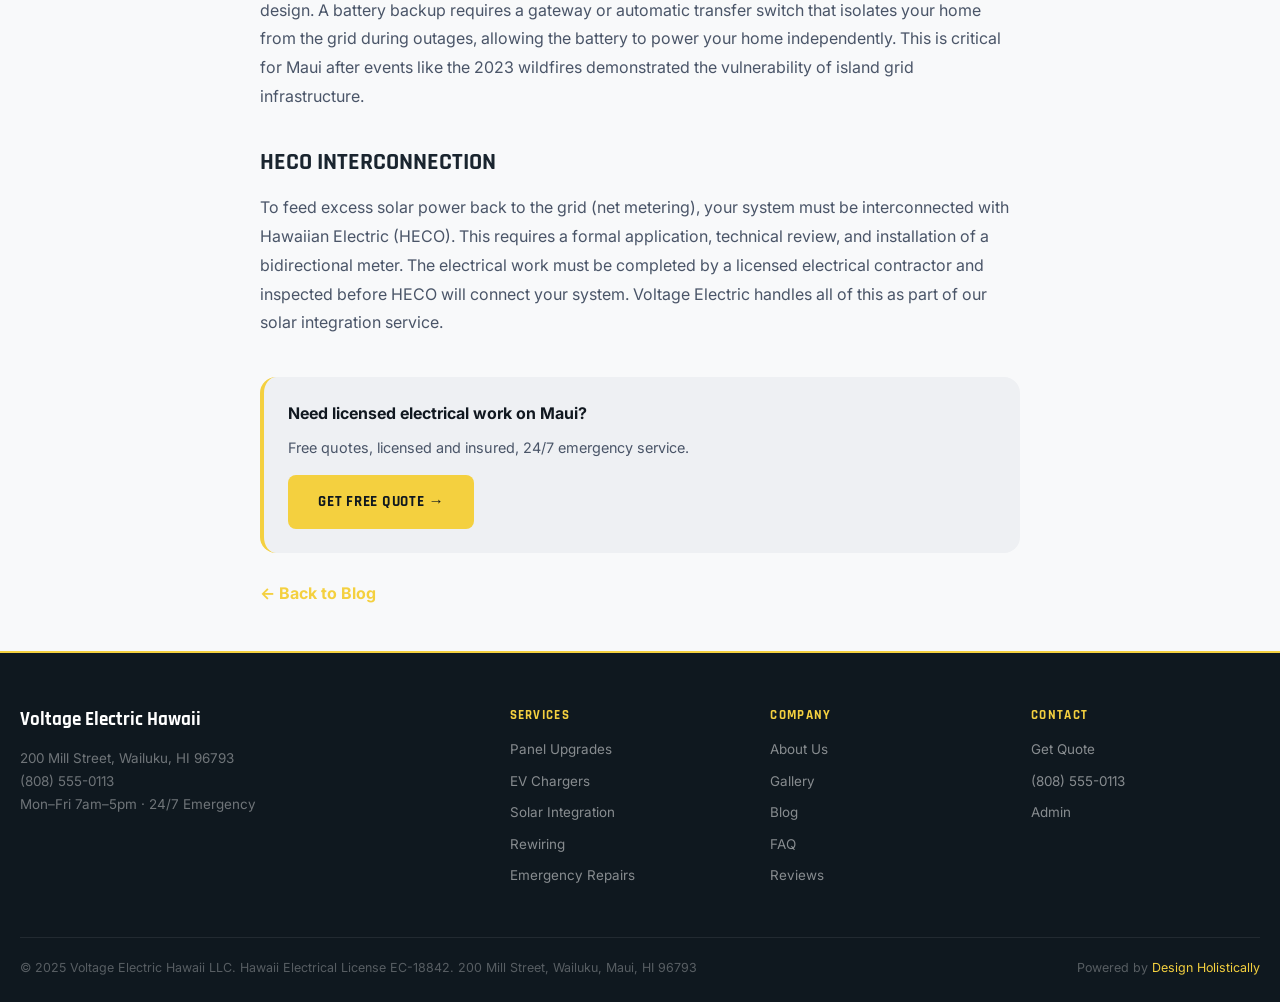
<file: blog-post-1.html>
<!DOCTYPE html>
<html lang="en" data-theme="light">
<head>
<meta charset="UTF-8"/><meta name="viewport" content="width=device-width,initial-scale=1.0"/>
<title>Solar Panel Wiring Basics for Hawaii Homeowners — Voltage Electric Hawaii</title>
<link rel="stylesheet" href="css/style.css"/>
  <link rel="icon" type="image/x-icon" href="images/favicon.ico">
  <link rel="icon" type="image/png" sizes="32x32" href="images/favicon-32x32.png">
  <link rel="icon" type="image/png" sizes="16x16" href="images/favicon-16x16.png">
  <link rel="apple-touch-icon" sizes="180x180" href="images/apple-touch-icon.png">
</head>
<body>
<header class="site-header">
  <div class="header-inner">
    <a href="index.html" class="logo-wrap">
      <svg viewBox="0 0 44 44" fill="none" width="42" height="42" aria-label="Voltage Electric Hawaii logo" xmlns="http://www.w3.org/2000/svg">
  <rect x="2" y="2" width="40" height="40" rx="6" fill="#1A252F"/>
  <rect x="2" y="2" width="40" height="40" rx="6" stroke="#F4D03F" stroke-width="1.5"/>
  <polygon points="26,4 16,24 22,24 18,40 30,18 23,18" fill="#F4D03F"/>
  <circle cx="13" cy="14" r="3" fill="#F4D03F" opacity="0.4"/>
  <circle cx="31" cy="30" r="2" fill="#F4D03F" opacity="0.3"/>
</svg>
      <div class="logo-text">Voltage Electric<span>Maui · Licensed · Insured</span></div>
    </a>
    <nav class="nav-links">
      <a href="index.html">Home</a><a href="services.html">Services</a><a href="about.html">About</a><a href="gallery.html">Gallery</a><a href="blog.html">Blog</a><a href="faq.html">FAQ</a><a href="reviews.html">Reviews</a>
      <a href="booking.html" class="btn-nav">Get Quote</a>
    </nav>
    <div class="header-actions">
      <button class="dark-toggle" id="darkToggle">🌙</button>
      <button class="hamburger" id="hamburger"><span></span><span></span><span></span></button>
    </div>
  </div>
</header>
<nav class="mobile-nav" id="mobileNav">
  <a href="index.html">Home</a><a href="services.html">Services</a><a href="about.html">About</a><a href="gallery.html">Gallery</a><a href="blog.html">Blog</a><a href="faq.html">FAQ</a><a href="reviews.html">Reviews</a><a href="booking.html">Get Quote</a>
</nav>
<div class="post-hero"><div class="post-hero-inner">
  <div class="breadcrumb"><a href="index.html">Home</a> › <a href="blog.html">Blog</a> › Article</div>
  <span class="blog-tag" style="display:inline-block;margin-bottom:14px;">Solar</span>
  <h1>Solar Panel Wiring Basics for Hawaii Homeowners</h1>
  <div class="post-meta"><span>📅 June 2025</span><span>✍ Rafael Aquino</span><span>⏱ 7 min read</span></div>
</div></div>
<article><div class="post-content">
  <img src="images/blog-1.png" alt="Solar Panel Wiring Basics for Hawaii Homeowners" style="width:100%;border-radius:var(--radius-lg);margin-bottom:28px;" />
  <p>Hawaii leads the nation in rooftop solar adoption, and Maui is no exception. With electricity rates consistently above 40 cents per kilowatt-hour — among the highest in the US — the financial incentive to go solar is compelling. But solar panels are only half the system. The electrical infrastructure that connects them to your home, your grid, and your battery backup is equally important.</p><h2>How Solar Connects to Your Home</h2><p>A residential solar system starts with the panels, which generate DC (direct current) electricity. This DC power flows through wiring to an inverter — either a central string inverter or individual microinverters on each panel — which converts it to AC (alternating current) that your home uses. From the inverter, the power connects to your main electrical panel, where it's distributed to your home's circuits.</p><h2>The Role of the Main Panel</h2><p>Your main panel is the hub where solar power enters your home system. In most cases, we install a dedicated solar breaker in your existing panel. If your panel is older or lacks capacity, we may need to upgrade it before solar installation. This is especially common in older Maui homes that were built with 100-amp service — not enough for modern loads plus solar production.</p><h2>Battery Backup Integration</h2><p>Battery systems like the Tesla Powerwall or Enphase IQ Battery add complexity to the electrical design. A battery backup requires a gateway or automatic transfer switch that isolates your home from the grid during outages, allowing the battery to power your home independently. This is critical for Maui after events like the 2023 wildfires demonstrated the vulnerability of island grid infrastructure.</p><h2>HECO Interconnection</h2><p>To feed excess solar power back to the grid (net metering), your system must be interconnected with Hawaiian Electric (HECO). This requires a formal application, technical review, and installation of a bidirectional meter. The electrical work must be completed by a licensed electrical contractor and inspected before HECO will connect your system. Voltage Electric handles all of this as part of our solar integration service.</p>
  <div style="margin-top:40px;padding:24px;background:var(--bg-secondary);border-radius:var(--radius-lg);border-left:4px solid var(--accent);"><strong style="display:block;margin-bottom:8px;">Need licensed electrical work on Maui?</strong><p style="color:var(--text-muted);font-size:0.9rem;margin-bottom:14px;">Free quotes, licensed and insured, 24/7 emergency service.</p><a href="booking.html" class="btn-primary">Get Free Quote →</a></div>
  <div style="margin-top:28px;"><a href="blog.html" style="color:var(--accent);font-weight:700;">← Back to Blog</a></div>
</div></article>
<footer class="site-footer">
  <div class="footer-inner">
    <div class="footer-grid">
      <div class="footer-brand">
        <div style="font-family:'Rajdhani',sans-serif;font-weight:700;font-size:1.2rem;color:#fff;">Voltage Electric Hawaii</div>
        <p>200 Mill Street, Wailuku, HI 96793<br>(808) 555-0113<br>Mon–Fri 7am–5pm · 24/7 Emergency</p>
      </div>
      <div class="footer-col"><h4>Services</h4><a href="services.html">Panel Upgrades</a><a href="services.html">EV Chargers</a><a href="services.html">Solar Integration</a><a href="services.html">Rewiring</a><a href="services.html">Emergency Repairs</a></div>
      <div class="footer-col"><h4>Company</h4><a href="about.html">About Us</a><a href="gallery.html">Gallery</a><a href="blog.html">Blog</a><a href="faq.html">FAQ</a><a href="reviews.html">Reviews</a></div>
      <div class="footer-col"><h4>Contact</h4><a href="booking.html">Get Quote</a><a href="tel:8085550113">(808) 555-0113</a><a href="admin.html">Admin</a></div>
    </div>
    <div class="footer-bottom">
      <span>© 2025 Voltage Electric Hawaii LLC. Hawaii Electrical License EC-18842. 200 Mill Street, Wailuku, Maui, HI 96793</span>
      <span>Powered by <a href="https://designholistically.com" target="_blank">Design Holistically</a></span>
    </div>
  </div>
</footer>
<button class="back-top" id="backTop">↑</button>
<script src="js/main.js"></script>
</body>
</html>
</file>
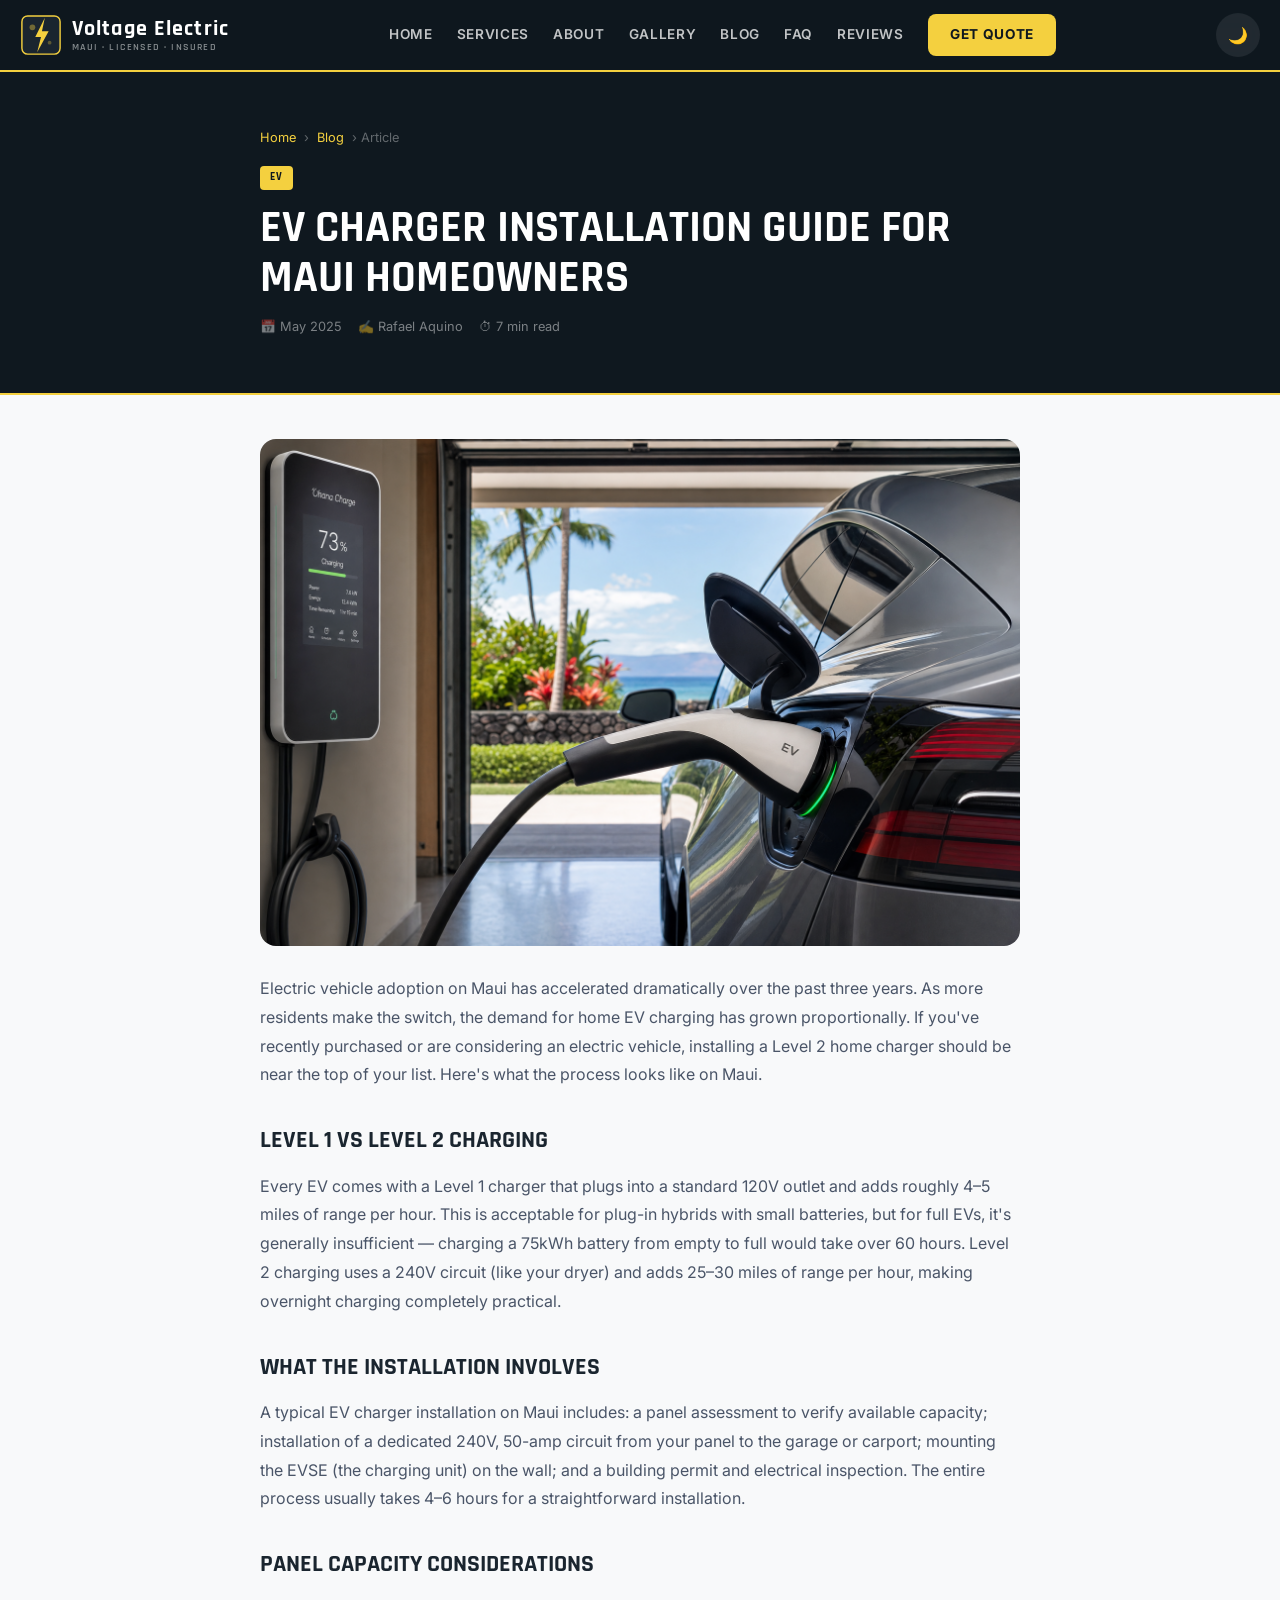
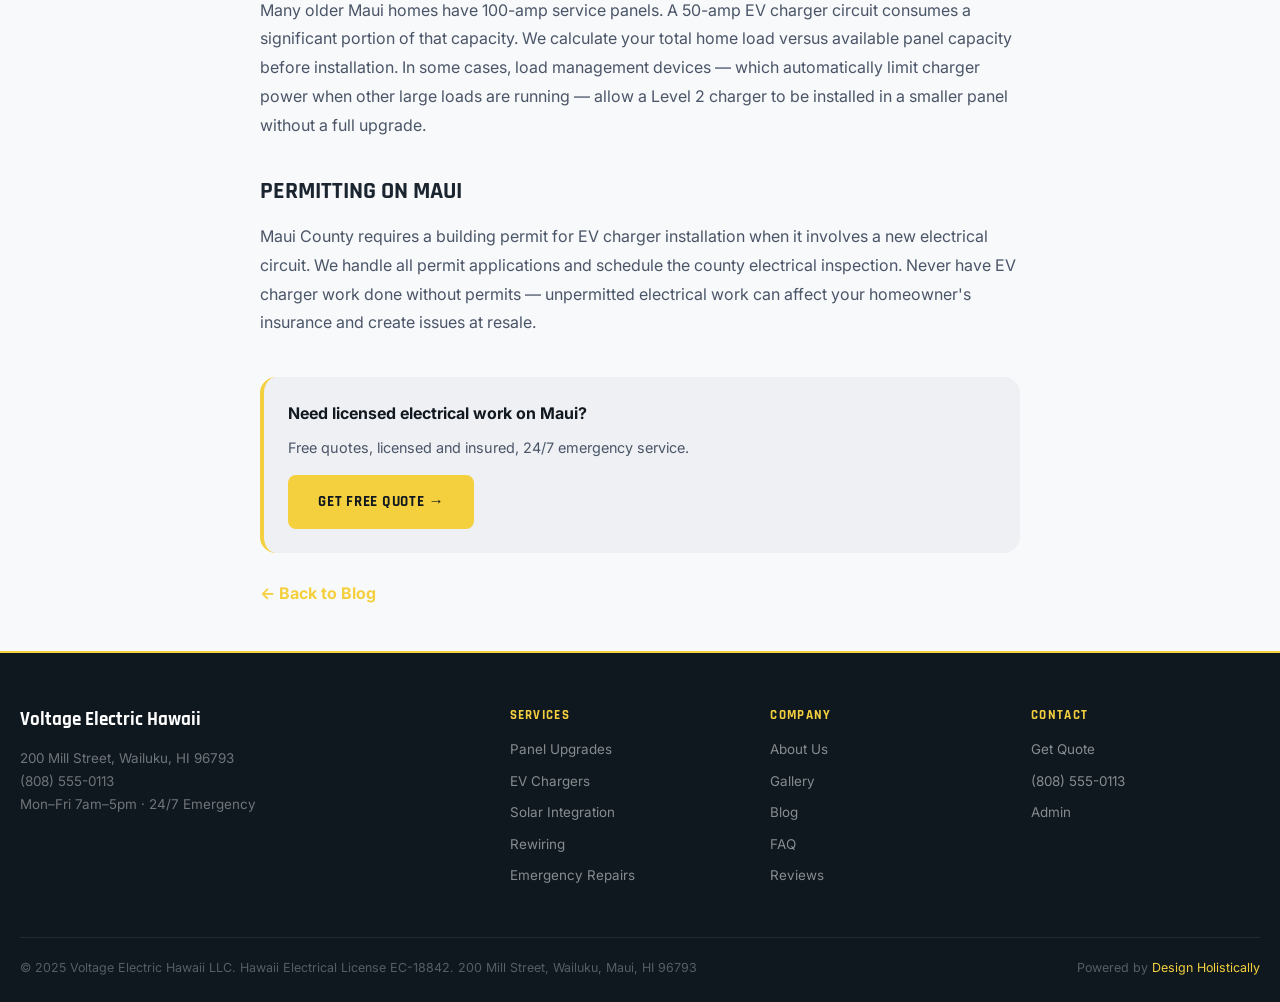
<file: blog-post-2.html>
<!DOCTYPE html>
<html lang="en" data-theme="light">
<head>
<meta charset="UTF-8"/><meta name="viewport" content="width=device-width,initial-scale=1.0"/>
<title>EV Charger Installation Guide for Maui Homeowners — Voltage Electric Hawaii</title>
<link rel="stylesheet" href="css/style.css"/>
  <link rel="icon" type="image/x-icon" href="images/favicon.ico">
  <link rel="icon" type="image/png" sizes="32x32" href="images/favicon-32x32.png">
  <link rel="icon" type="image/png" sizes="16x16" href="images/favicon-16x16.png">
  <link rel="apple-touch-icon" sizes="180x180" href="images/apple-touch-icon.png">
</head>
<body>
<header class="site-header">
  <div class="header-inner">
    <a href="index.html" class="logo-wrap">
      <svg viewBox="0 0 44 44" fill="none" width="42" height="42" aria-label="Voltage Electric Hawaii logo" xmlns="http://www.w3.org/2000/svg">
  <rect x="2" y="2" width="40" height="40" rx="6" fill="#1A252F"/>
  <rect x="2" y="2" width="40" height="40" rx="6" stroke="#F4D03F" stroke-width="1.5"/>
  <polygon points="26,4 16,24 22,24 18,40 30,18 23,18" fill="#F4D03F"/>
  <circle cx="13" cy="14" r="3" fill="#F4D03F" opacity="0.4"/>
  <circle cx="31" cy="30" r="2" fill="#F4D03F" opacity="0.3"/>
</svg>
      <div class="logo-text">Voltage Electric<span>Maui · Licensed · Insured</span></div>
    </a>
    <nav class="nav-links">
      <a href="index.html">Home</a><a href="services.html">Services</a><a href="about.html">About</a><a href="gallery.html">Gallery</a><a href="blog.html">Blog</a><a href="faq.html">FAQ</a><a href="reviews.html">Reviews</a>
      <a href="booking.html" class="btn-nav">Get Quote</a>
    </nav>
    <div class="header-actions">
      <button class="dark-toggle" id="darkToggle">🌙</button>
      <button class="hamburger" id="hamburger"><span></span><span></span><span></span></button>
    </div>
  </div>
</header>
<nav class="mobile-nav" id="mobileNav">
  <a href="index.html">Home</a><a href="services.html">Services</a><a href="about.html">About</a><a href="gallery.html">Gallery</a><a href="blog.html">Blog</a><a href="faq.html">FAQ</a><a href="reviews.html">Reviews</a><a href="booking.html">Get Quote</a>
</nav>
<div class="post-hero"><div class="post-hero-inner">
  <div class="breadcrumb"><a href="index.html">Home</a> › <a href="blog.html">Blog</a> › Article</div>
  <span class="blog-tag" style="display:inline-block;margin-bottom:14px;">EV</span>
  <h1>EV Charger Installation Guide for Maui Homeowners</h1>
  <div class="post-meta"><span>📅 May 2025</span><span>✍ Rafael Aquino</span><span>⏱ 7 min read</span></div>
</div></div>
<article><div class="post-content">
  <img src="images/blog-2.png" alt="EV Charger Installation Guide for Maui Homeowners" style="width:100%;border-radius:var(--radius-lg);margin-bottom:28px;" />
  <p>Electric vehicle adoption on Maui has accelerated dramatically over the past three years. As more residents make the switch, the demand for home EV charging has grown proportionally. If you've recently purchased or are considering an electric vehicle, installing a Level 2 home charger should be near the top of your list. Here's what the process looks like on Maui.</p><h2>Level 1 vs Level 2 Charging</h2><p>Every EV comes with a Level 1 charger that plugs into a standard 120V outlet and adds roughly 4–5 miles of range per hour. This is acceptable for plug-in hybrids with small batteries, but for full EVs, it's generally insufficient — charging a 75kWh battery from empty to full would take over 60 hours. Level 2 charging uses a 240V circuit (like your dryer) and adds 25–30 miles of range per hour, making overnight charging completely practical.</p><h2>What the Installation Involves</h2><p>A typical EV charger installation on Maui includes: a panel assessment to verify available capacity; installation of a dedicated 240V, 50-amp circuit from your panel to the garage or carport; mounting the EVSE (the charging unit) on the wall; and a building permit and electrical inspection. The entire process usually takes 4–6 hours for a straightforward installation.</p><h2>Panel Capacity Considerations</h2><p>Many older Maui homes have 100-amp service panels. A 50-amp EV charger circuit consumes a significant portion of that capacity. We calculate your total home load versus available panel capacity before installation. In some cases, load management devices — which automatically limit charger power when other large loads are running — allow a Level 2 charger to be installed in a smaller panel without a full upgrade.</p><h2>Permitting on Maui</h2><p>Maui County requires a building permit for EV charger installation when it involves a new electrical circuit. We handle all permit applications and schedule the county electrical inspection. Never have EV charger work done without permits — unpermitted electrical work can affect your homeowner's insurance and create issues at resale.</p>
  <div style="margin-top:40px;padding:24px;background:var(--bg-secondary);border-radius:var(--radius-lg);border-left:4px solid var(--accent);"><strong style="display:block;margin-bottom:8px;">Need licensed electrical work on Maui?</strong><p style="color:var(--text-muted);font-size:0.9rem;margin-bottom:14px;">Free quotes, licensed and insured, 24/7 emergency service.</p><a href="booking.html" class="btn-primary">Get Free Quote →</a></div>
  <div style="margin-top:28px;"><a href="blog.html" style="color:var(--accent);font-weight:700;">← Back to Blog</a></div>
</div></article>
<footer class="site-footer">
  <div class="footer-inner">
    <div class="footer-grid">
      <div class="footer-brand">
        <div style="font-family:'Rajdhani',sans-serif;font-weight:700;font-size:1.2rem;color:#fff;">Voltage Electric Hawaii</div>
        <p>200 Mill Street, Wailuku, HI 96793<br>(808) 555-0113<br>Mon–Fri 7am–5pm · 24/7 Emergency</p>
      </div>
      <div class="footer-col"><h4>Services</h4><a href="services.html">Panel Upgrades</a><a href="services.html">EV Chargers</a><a href="services.html">Solar Integration</a><a href="services.html">Rewiring</a><a href="services.html">Emergency Repairs</a></div>
      <div class="footer-col"><h4>Company</h4><a href="about.html">About Us</a><a href="gallery.html">Gallery</a><a href="blog.html">Blog</a><a href="faq.html">FAQ</a><a href="reviews.html">Reviews</a></div>
      <div class="footer-col"><h4>Contact</h4><a href="booking.html">Get Quote</a><a href="tel:8085550113">(808) 555-0113</a><a href="admin.html">Admin</a></div>
    </div>
    <div class="footer-bottom">
      <span>© 2025 Voltage Electric Hawaii LLC. Hawaii Electrical License EC-18842. 200 Mill Street, Wailuku, Maui, HI 96793</span>
      <span>Powered by <a href="https://designholistically.com" target="_blank">Design Holistically</a></span>
    </div>
  </div>
</footer>
<button class="back-top" id="backTop">↑</button>
<script src="js/main.js"></script>
</body>
</html>
</file>
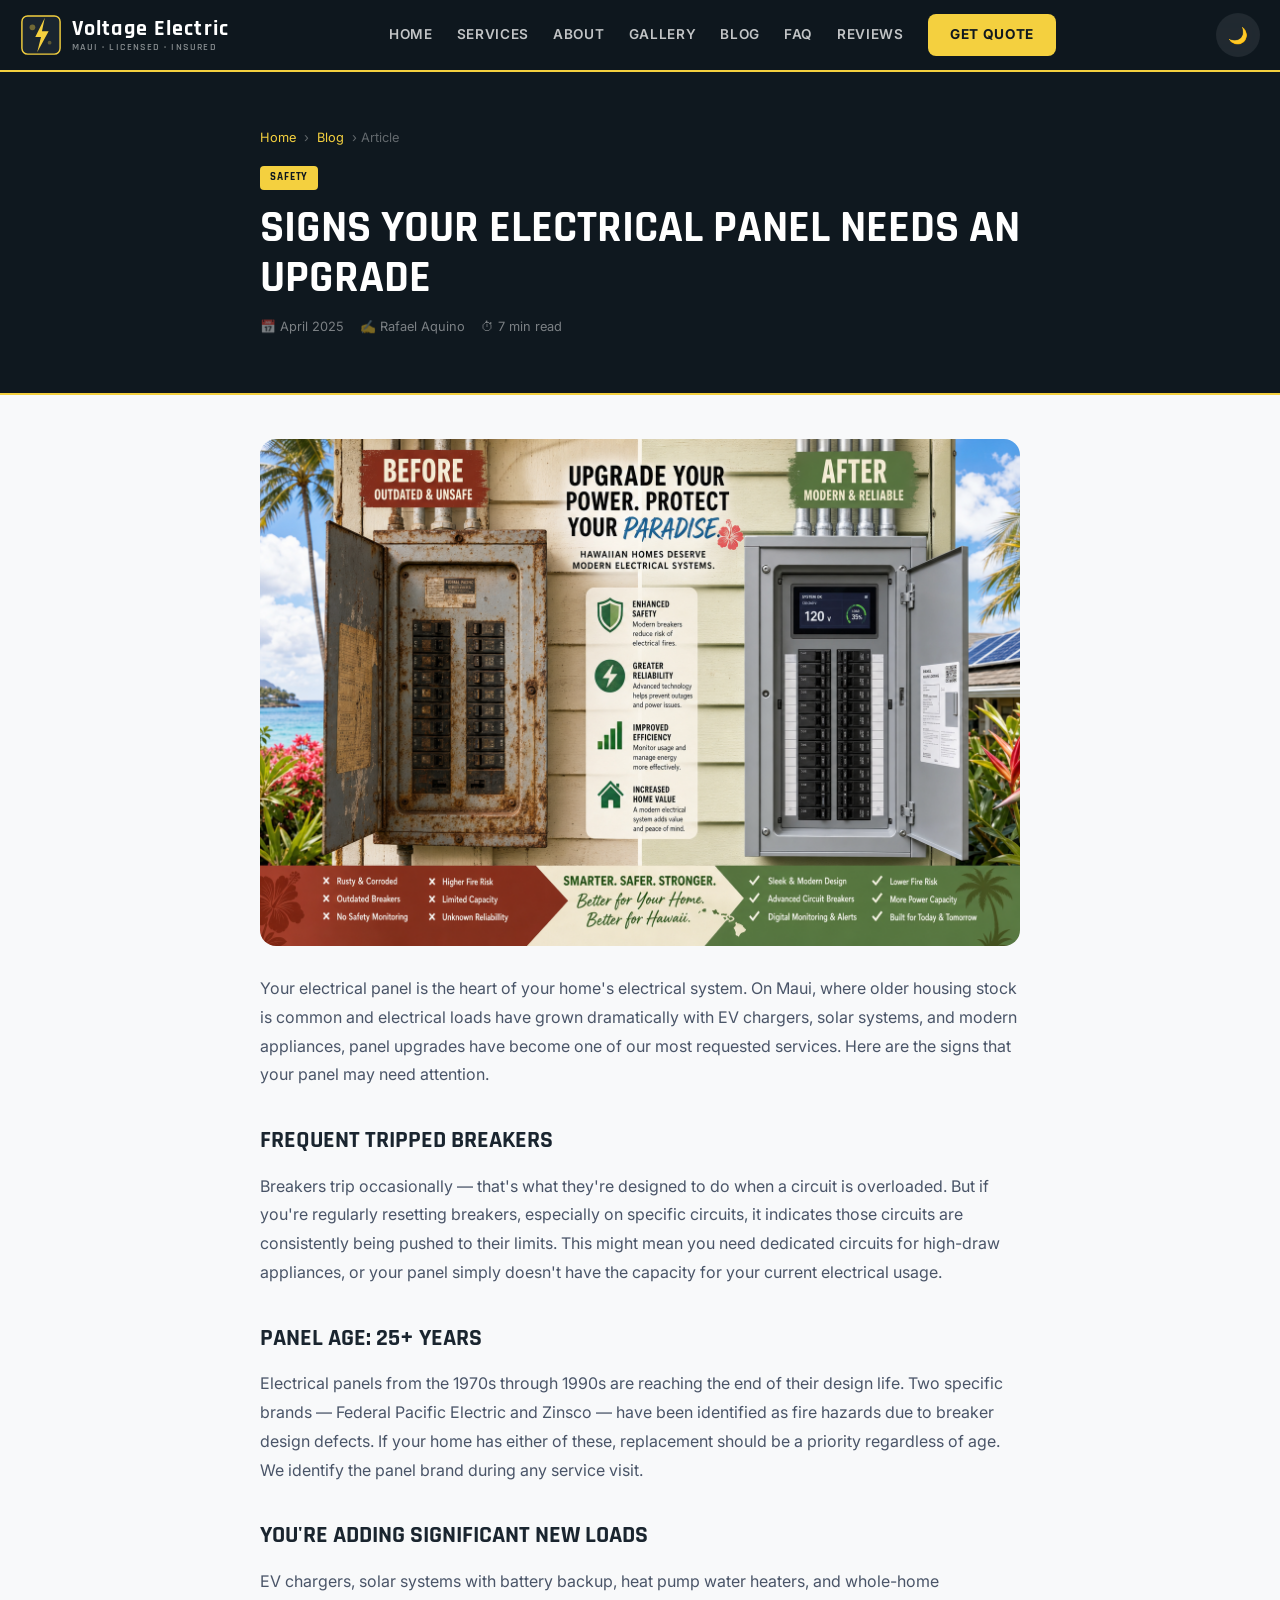
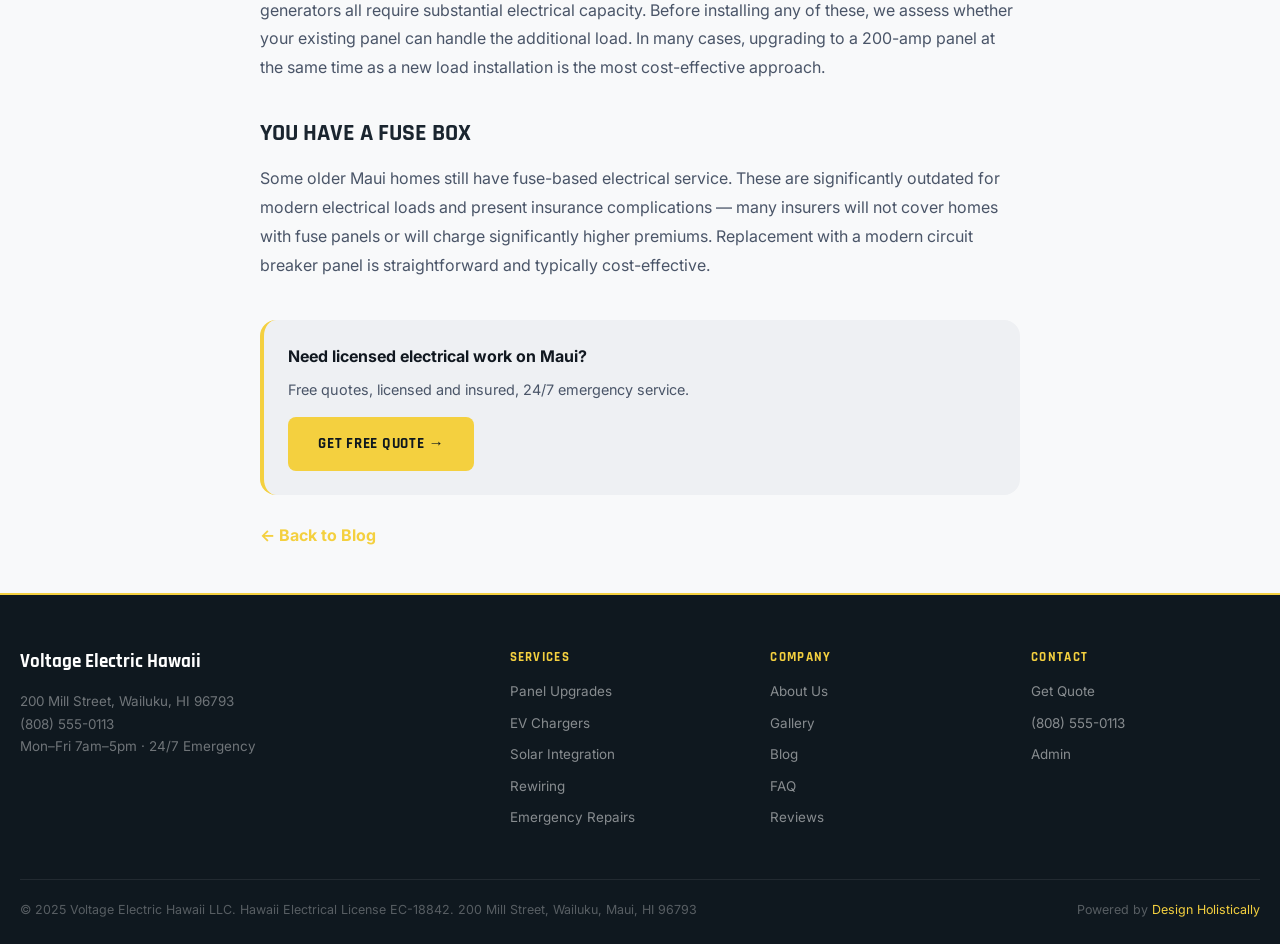
<file: blog-post-3.html>
<!DOCTYPE html>
<html lang="en" data-theme="light">
<head>
<meta charset="UTF-8"/><meta name="viewport" content="width=device-width,initial-scale=1.0"/>
<title>Signs Your Electrical Panel Needs an Upgrade — Voltage Electric Hawaii</title>
<link rel="stylesheet" href="css/style.css"/>
  <link rel="icon" type="image/x-icon" href="images/favicon.ico">
  <link rel="icon" type="image/png" sizes="32x32" href="images/favicon-32x32.png">
  <link rel="icon" type="image/png" sizes="16x16" href="images/favicon-16x16.png">
  <link rel="apple-touch-icon" sizes="180x180" href="images/apple-touch-icon.png">
</head>
<body>
<header class="site-header">
  <div class="header-inner">
    <a href="index.html" class="logo-wrap">
      <svg viewBox="0 0 44 44" fill="none" width="42" height="42" aria-label="Voltage Electric Hawaii logo" xmlns="http://www.w3.org/2000/svg">
  <rect x="2" y="2" width="40" height="40" rx="6" fill="#1A252F"/>
  <rect x="2" y="2" width="40" height="40" rx="6" stroke="#F4D03F" stroke-width="1.5"/>
  <polygon points="26,4 16,24 22,24 18,40 30,18 23,18" fill="#F4D03F"/>
  <circle cx="13" cy="14" r="3" fill="#F4D03F" opacity="0.4"/>
  <circle cx="31" cy="30" r="2" fill="#F4D03F" opacity="0.3"/>
</svg>
      <div class="logo-text">Voltage Electric<span>Maui · Licensed · Insured</span></div>
    </a>
    <nav class="nav-links">
      <a href="index.html">Home</a><a href="services.html">Services</a><a href="about.html">About</a><a href="gallery.html">Gallery</a><a href="blog.html">Blog</a><a href="faq.html">FAQ</a><a href="reviews.html">Reviews</a>
      <a href="booking.html" class="btn-nav">Get Quote</a>
    </nav>
    <div class="header-actions">
      <button class="dark-toggle" id="darkToggle">🌙</button>
      <button class="hamburger" id="hamburger"><span></span><span></span><span></span></button>
    </div>
  </div>
</header>
<nav class="mobile-nav" id="mobileNav">
  <a href="index.html">Home</a><a href="services.html">Services</a><a href="about.html">About</a><a href="gallery.html">Gallery</a><a href="blog.html">Blog</a><a href="faq.html">FAQ</a><a href="reviews.html">Reviews</a><a href="booking.html">Get Quote</a>
</nav>
<div class="post-hero"><div class="post-hero-inner">
  <div class="breadcrumb"><a href="index.html">Home</a> › <a href="blog.html">Blog</a> › Article</div>
  <span class="blog-tag" style="display:inline-block;margin-bottom:14px;">Safety</span>
  <h1>Signs Your Electrical Panel Needs an Upgrade</h1>
  <div class="post-meta"><span>📅 April 2025</span><span>✍ Rafael Aquino</span><span>⏱ 7 min read</span></div>
</div></div>
<article><div class="post-content">
  <img src="images/blog-3.png" alt="Signs Your Electrical Panel Needs an Upgrade" style="width:100%;border-radius:var(--radius-lg);margin-bottom:28px;" />
  <p>Your electrical panel is the heart of your home's electrical system. On Maui, where older housing stock is common and electrical loads have grown dramatically with EV chargers, solar systems, and modern appliances, panel upgrades have become one of our most requested services. Here are the signs that your panel may need attention.</p><h2>Frequent Tripped Breakers</h2><p>Breakers trip occasionally — that's what they're designed to do when a circuit is overloaded. But if you're regularly resetting breakers, especially on specific circuits, it indicates those circuits are consistently being pushed to their limits. This might mean you need dedicated circuits for high-draw appliances, or your panel simply doesn't have the capacity for your current electrical usage.</p><h2>Panel Age: 25+ Years</h2><p>Electrical panels from the 1970s through 1990s are reaching the end of their design life. Two specific brands — Federal Pacific Electric and Zinsco — have been identified as fire hazards due to breaker design defects. If your home has either of these, replacement should be a priority regardless of age. We identify the panel brand during any service visit.</p><h2>You're Adding Significant New Loads</h2><p>EV chargers, solar systems with battery backup, heat pump water heaters, and whole-home generators all require substantial electrical capacity. Before installing any of these, we assess whether your existing panel can handle the additional load. In many cases, upgrading to a 200-amp panel at the same time as a new load installation is the most cost-effective approach.</p><h2>You Have a Fuse Box</h2><p>Some older Maui homes still have fuse-based electrical service. These are significantly outdated for modern electrical loads and present insurance complications — many insurers will not cover homes with fuse panels or will charge significantly higher premiums. Replacement with a modern circuit breaker panel is straightforward and typically cost-effective.</p>
  <div style="margin-top:40px;padding:24px;background:var(--bg-secondary);border-radius:var(--radius-lg);border-left:4px solid var(--accent);"><strong style="display:block;margin-bottom:8px;">Need licensed electrical work on Maui?</strong><p style="color:var(--text-muted);font-size:0.9rem;margin-bottom:14px;">Free quotes, licensed and insured, 24/7 emergency service.</p><a href="booking.html" class="btn-primary">Get Free Quote →</a></div>
  <div style="margin-top:28px;"><a href="blog.html" style="color:var(--accent);font-weight:700;">← Back to Blog</a></div>
</div></article>
<footer class="site-footer">
  <div class="footer-inner">
    <div class="footer-grid">
      <div class="footer-brand">
        <div style="font-family:'Rajdhani',sans-serif;font-weight:700;font-size:1.2rem;color:#fff;">Voltage Electric Hawaii</div>
        <p>200 Mill Street, Wailuku, HI 96793<br>(808) 555-0113<br>Mon–Fri 7am–5pm · 24/7 Emergency</p>
      </div>
      <div class="footer-col"><h4>Services</h4><a href="services.html">Panel Upgrades</a><a href="services.html">EV Chargers</a><a href="services.html">Solar Integration</a><a href="services.html">Rewiring</a><a href="services.html">Emergency Repairs</a></div>
      <div class="footer-col"><h4>Company</h4><a href="about.html">About Us</a><a href="gallery.html">Gallery</a><a href="blog.html">Blog</a><a href="faq.html">FAQ</a><a href="reviews.html">Reviews</a></div>
      <div class="footer-col"><h4>Contact</h4><a href="booking.html">Get Quote</a><a href="tel:8085550113">(808) 555-0113</a><a href="admin.html">Admin</a></div>
    </div>
    <div class="footer-bottom">
      <span>© 2025 Voltage Electric Hawaii LLC. Hawaii Electrical License EC-18842. 200 Mill Street, Wailuku, Maui, HI 96793</span>
      <span>Powered by <a href="https://designholistically.com" target="_blank">Design Holistically</a></span>
    </div>
  </div>
</footer>
<button class="back-top" id="backTop">↑</button>
<script src="js/main.js"></script>
</body>
</html>
</file>
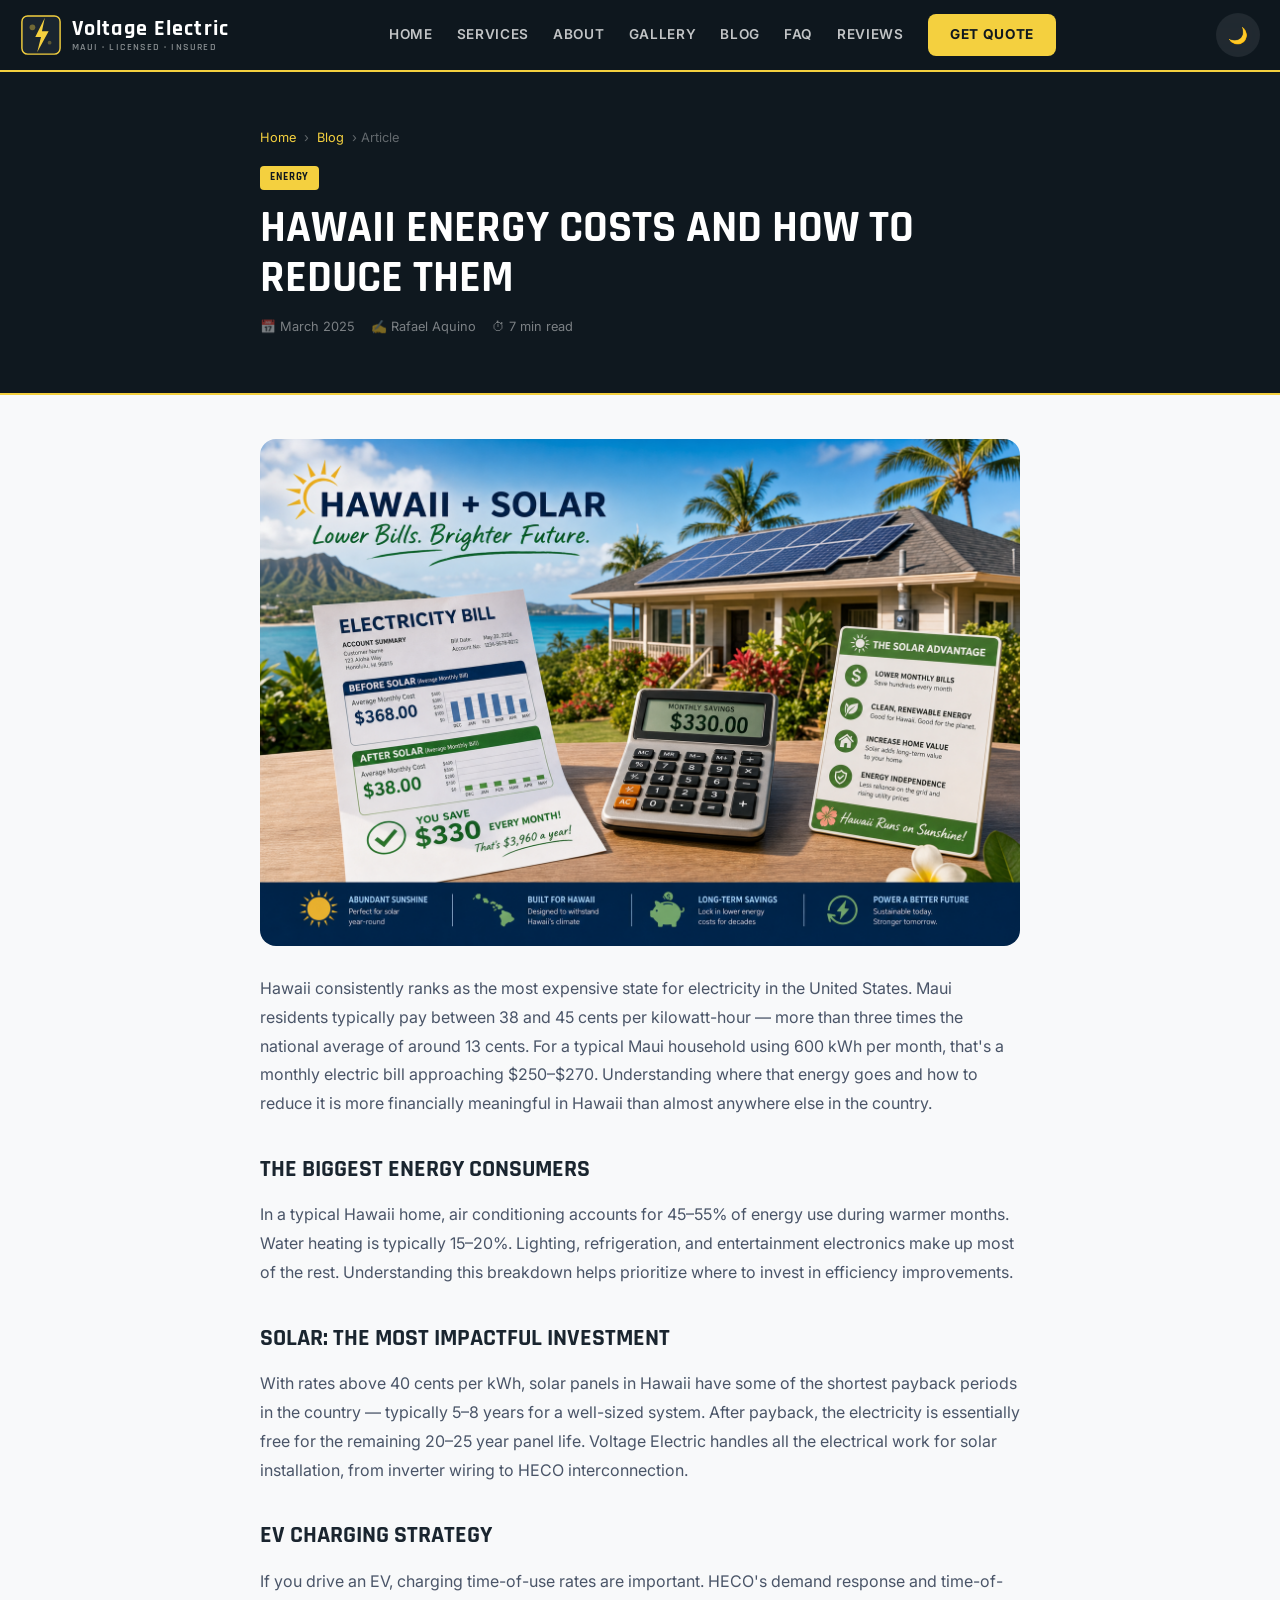
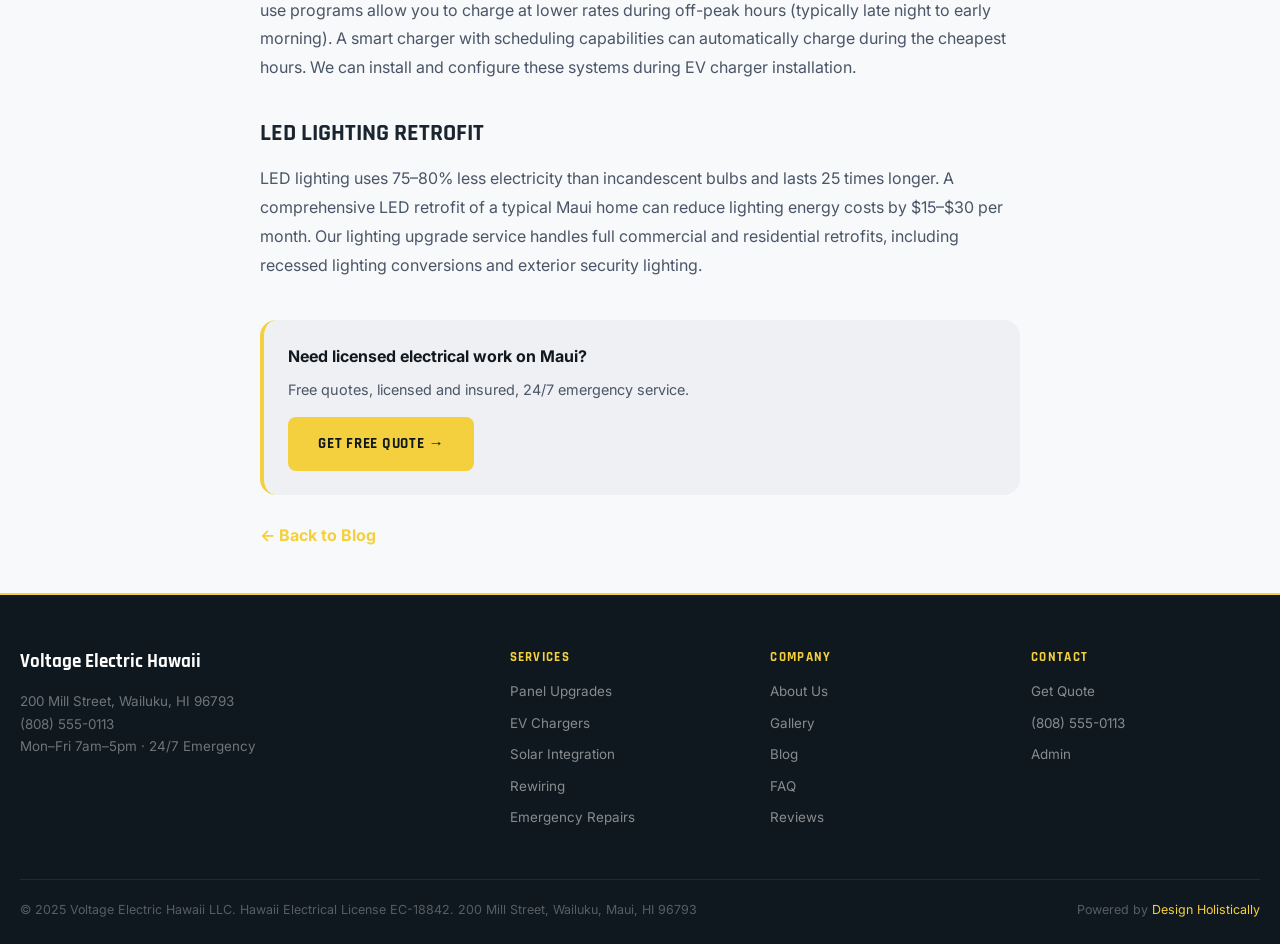
<file: blog-post-4.html>
<!DOCTYPE html>
<html lang="en" data-theme="light">
<head>
<meta charset="UTF-8"/><meta name="viewport" content="width=device-width,initial-scale=1.0"/>
<title>Hawaii Energy Costs and How to Reduce Them — Voltage Electric Hawaii</title>
<link rel="stylesheet" href="css/style.css"/>
  <link rel="icon" type="image/x-icon" href="images/favicon.ico">
  <link rel="icon" type="image/png" sizes="32x32" href="images/favicon-32x32.png">
  <link rel="icon" type="image/png" sizes="16x16" href="images/favicon-16x16.png">
  <link rel="apple-touch-icon" sizes="180x180" href="images/apple-touch-icon.png">
</head>
<body>
<header class="site-header">
  <div class="header-inner">
    <a href="index.html" class="logo-wrap">
      <svg viewBox="0 0 44 44" fill="none" width="42" height="42" aria-label="Voltage Electric Hawaii logo" xmlns="http://www.w3.org/2000/svg">
  <rect x="2" y="2" width="40" height="40" rx="6" fill="#1A252F"/>
  <rect x="2" y="2" width="40" height="40" rx="6" stroke="#F4D03F" stroke-width="1.5"/>
  <polygon points="26,4 16,24 22,24 18,40 30,18 23,18" fill="#F4D03F"/>
  <circle cx="13" cy="14" r="3" fill="#F4D03F" opacity="0.4"/>
  <circle cx="31" cy="30" r="2" fill="#F4D03F" opacity="0.3"/>
</svg>
      <div class="logo-text">Voltage Electric<span>Maui · Licensed · Insured</span></div>
    </a>
    <nav class="nav-links">
      <a href="index.html">Home</a><a href="services.html">Services</a><a href="about.html">About</a><a href="gallery.html">Gallery</a><a href="blog.html">Blog</a><a href="faq.html">FAQ</a><a href="reviews.html">Reviews</a>
      <a href="booking.html" class="btn-nav">Get Quote</a>
    </nav>
    <div class="header-actions">
      <button class="dark-toggle" id="darkToggle">🌙</button>
      <button class="hamburger" id="hamburger"><span></span><span></span><span></span></button>
    </div>
  </div>
</header>
<nav class="mobile-nav" id="mobileNav">
  <a href="index.html">Home</a><a href="services.html">Services</a><a href="about.html">About</a><a href="gallery.html">Gallery</a><a href="blog.html">Blog</a><a href="faq.html">FAQ</a><a href="reviews.html">Reviews</a><a href="booking.html">Get Quote</a>
</nav>
<div class="post-hero"><div class="post-hero-inner">
  <div class="breadcrumb"><a href="index.html">Home</a> › <a href="blog.html">Blog</a> › Article</div>
  <span class="blog-tag" style="display:inline-block;margin-bottom:14px;">Energy</span>
  <h1>Hawaii Energy Costs and How to Reduce Them</h1>
  <div class="post-meta"><span>📅 March 2025</span><span>✍ Rafael Aquino</span><span>⏱ 7 min read</span></div>
</div></div>
<article><div class="post-content">
  <img src="images/blog-4.png" alt="Hawaii Energy Costs and How to Reduce Them" style="width:100%;border-radius:var(--radius-lg);margin-bottom:28px;" />
  <p>Hawaii consistently ranks as the most expensive state for electricity in the United States. Maui residents typically pay between 38 and 45 cents per kilowatt-hour — more than three times the national average of around 13 cents. For a typical Maui household using 600 kWh per month, that's a monthly electric bill approaching $250–$270. Understanding where that energy goes and how to reduce it is more financially meaningful in Hawaii than almost anywhere else in the country.</p><h2>The Biggest Energy Consumers</h2><p>In a typical Hawaii home, air conditioning accounts for 45–55% of energy use during warmer months. Water heating is typically 15–20%. Lighting, refrigeration, and entertainment electronics make up most of the rest. Understanding this breakdown helps prioritize where to invest in efficiency improvements.</p><h2>Solar: The Most Impactful Investment</h2><p>With rates above 40 cents per kWh, solar panels in Hawaii have some of the shortest payback periods in the country — typically 5–8 years for a well-sized system. After payback, the electricity is essentially free for the remaining 20–25 year panel life. Voltage Electric handles all the electrical work for solar installation, from inverter wiring to HECO interconnection.</p><h2>EV Charging Strategy</h2><p>If you drive an EV, charging time-of-use rates are important. HECO's demand response and time-of-use programs allow you to charge at lower rates during off-peak hours (typically late night to early morning). A smart charger with scheduling capabilities can automatically charge during the cheapest hours. We can install and configure these systems during EV charger installation.</p><h2>LED Lighting Retrofit</h2><p>LED lighting uses 75–80% less electricity than incandescent bulbs and lasts 25 times longer. A comprehensive LED retrofit of a typical Maui home can reduce lighting energy costs by $15–$30 per month. Our lighting upgrade service handles full commercial and residential retrofits, including recessed lighting conversions and exterior security lighting.</p>
  <div style="margin-top:40px;padding:24px;background:var(--bg-secondary);border-radius:var(--radius-lg);border-left:4px solid var(--accent);"><strong style="display:block;margin-bottom:8px;">Need licensed electrical work on Maui?</strong><p style="color:var(--text-muted);font-size:0.9rem;margin-bottom:14px;">Free quotes, licensed and insured, 24/7 emergency service.</p><a href="booking.html" class="btn-primary">Get Free Quote →</a></div>
  <div style="margin-top:28px;"><a href="blog.html" style="color:var(--accent);font-weight:700;">← Back to Blog</a></div>
</div></article>
<footer class="site-footer">
  <div class="footer-inner">
    <div class="footer-grid">
      <div class="footer-brand">
        <div style="font-family:'Rajdhani',sans-serif;font-weight:700;font-size:1.2rem;color:#fff;">Voltage Electric Hawaii</div>
        <p>200 Mill Street, Wailuku, HI 96793<br>(808) 555-0113<br>Mon–Fri 7am–5pm · 24/7 Emergency</p>
      </div>
      <div class="footer-col"><h4>Services</h4><a href="services.html">Panel Upgrades</a><a href="services.html">EV Chargers</a><a href="services.html">Solar Integration</a><a href="services.html">Rewiring</a><a href="services.html">Emergency Repairs</a></div>
      <div class="footer-col"><h4>Company</h4><a href="about.html">About Us</a><a href="gallery.html">Gallery</a><a href="blog.html">Blog</a><a href="faq.html">FAQ</a><a href="reviews.html">Reviews</a></div>
      <div class="footer-col"><h4>Contact</h4><a href="booking.html">Get Quote</a><a href="tel:8085550113">(808) 555-0113</a><a href="admin.html">Admin</a></div>
    </div>
    <div class="footer-bottom">
      <span>© 2025 Voltage Electric Hawaii LLC. Hawaii Electrical License EC-18842. 200 Mill Street, Wailuku, Maui, HI 96793</span>
      <span>Powered by <a href="https://designholistically.com" target="_blank">Design Holistically</a></span>
    </div>
  </div>
</footer>
<button class="back-top" id="backTop">↑</button>
<script src="js/main.js"></script>
</body>
</html>
</file>
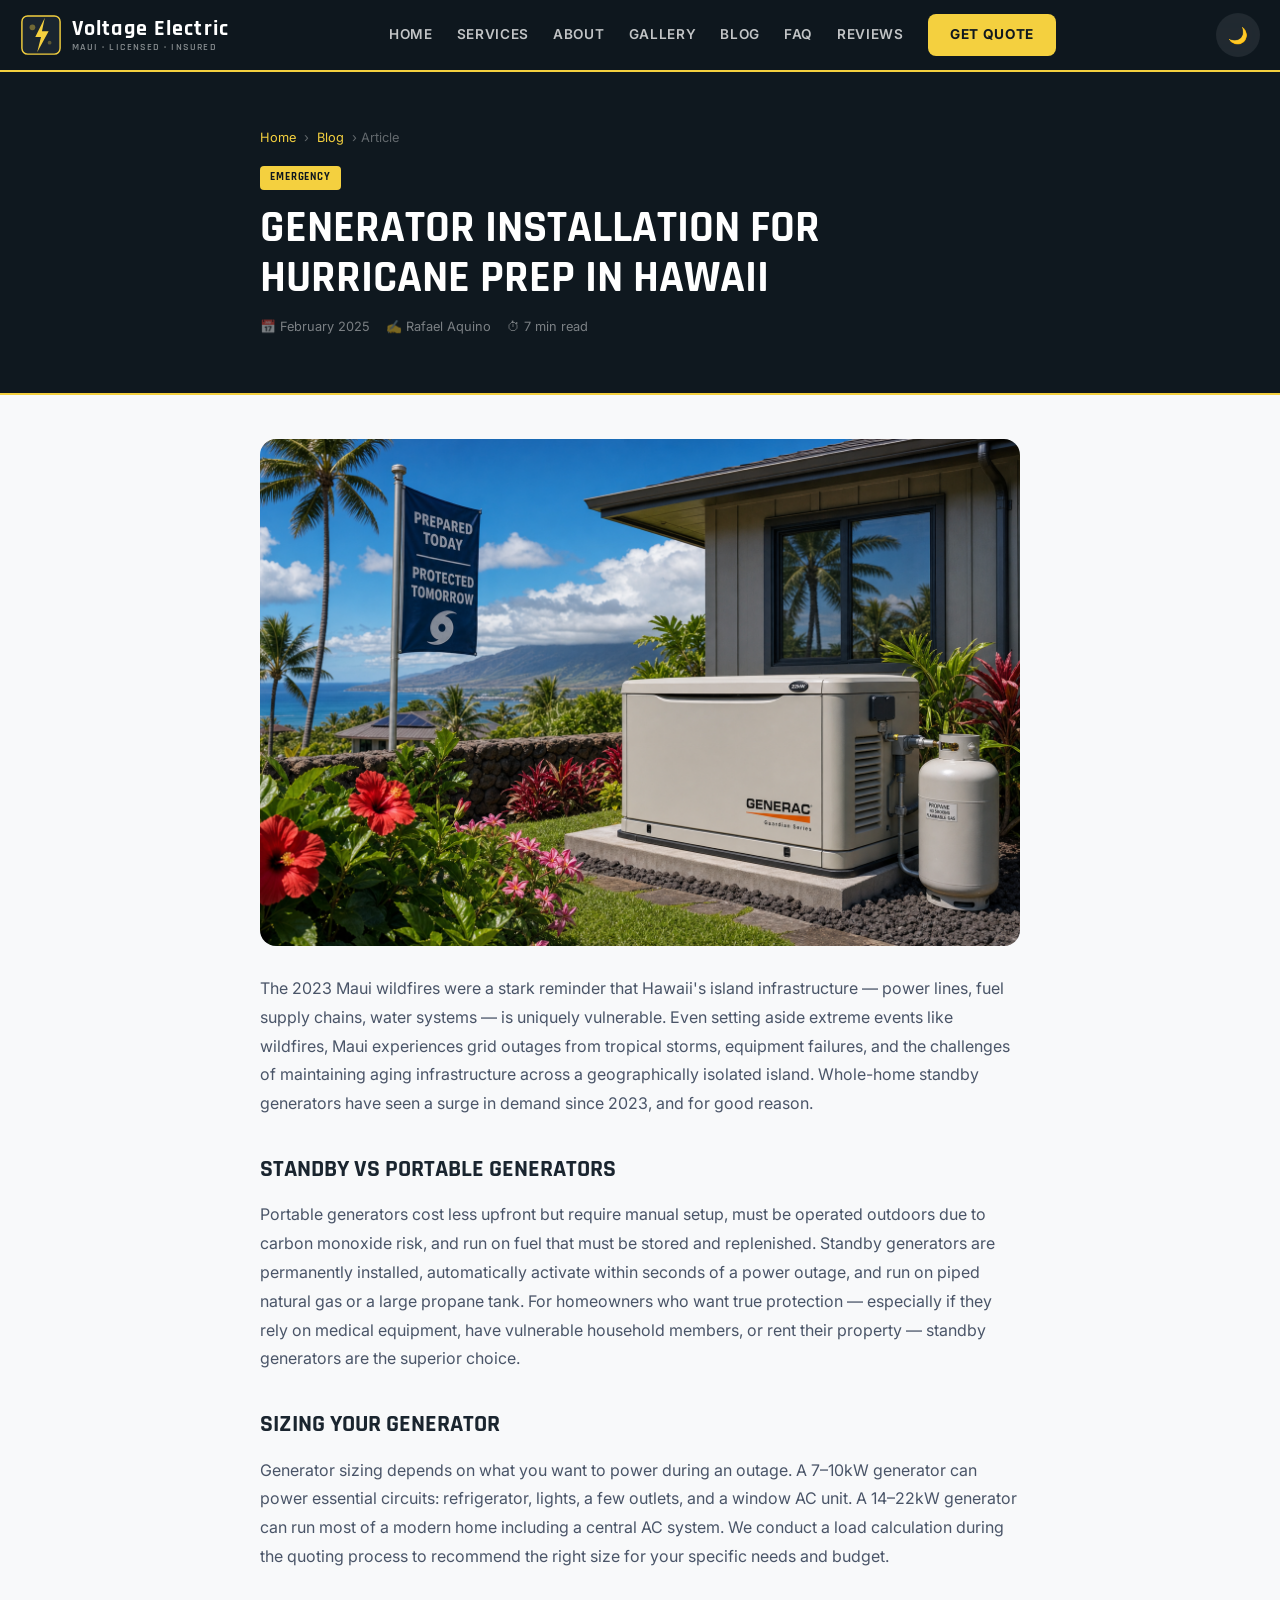
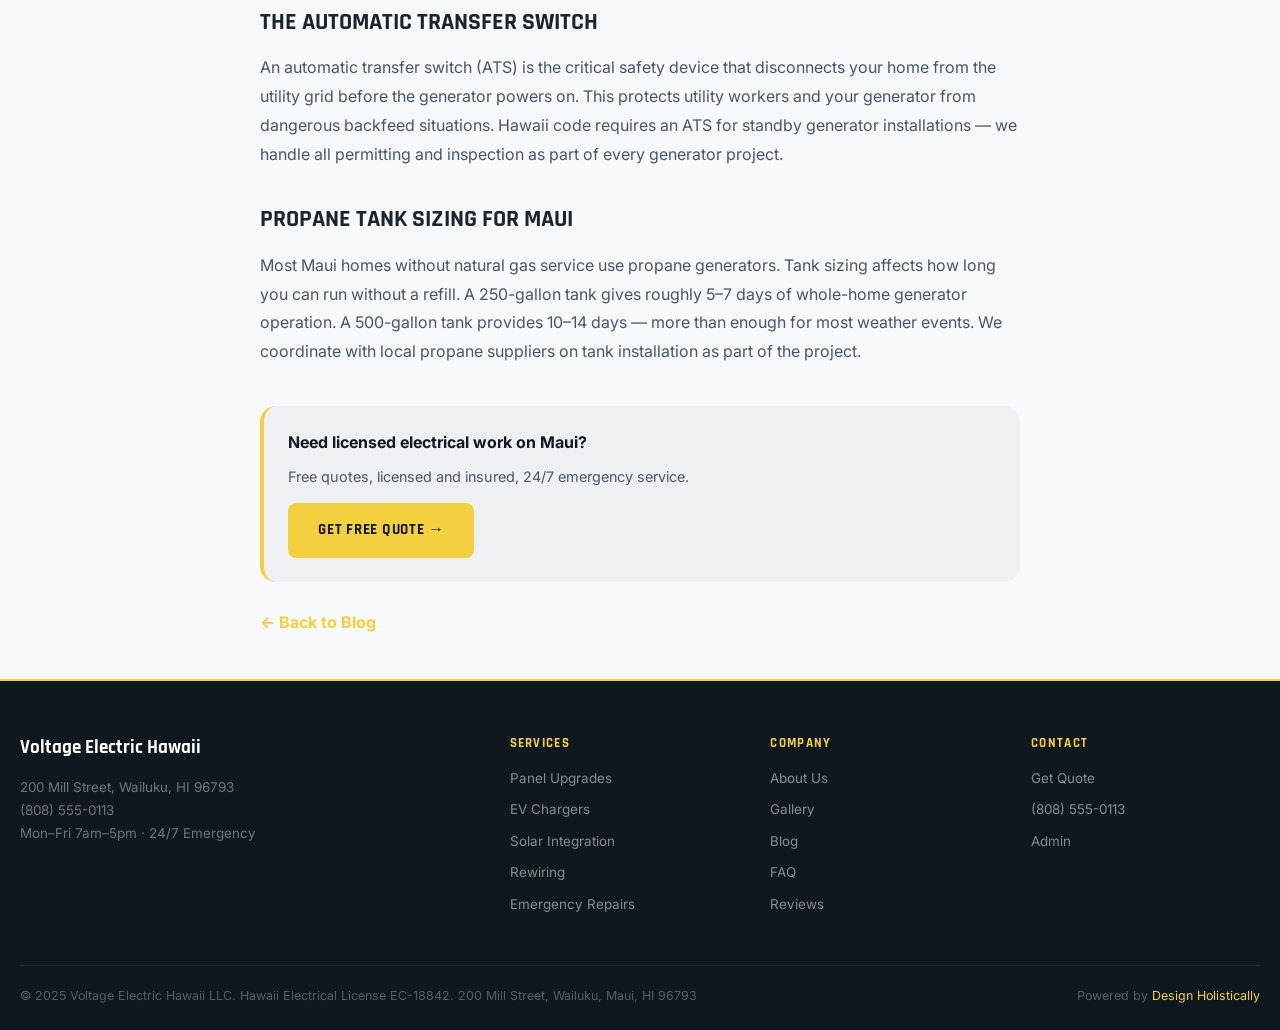
<file: blog-post-5.html>
<!DOCTYPE html>
<html lang="en" data-theme="light">
<head>
<meta charset="UTF-8"/><meta name="viewport" content="width=device-width,initial-scale=1.0"/>
<title>Generator Installation for Hurricane Prep in Hawaii — Voltage Electric Hawaii</title>
<link rel="stylesheet" href="css/style.css"/>
  <link rel="icon" type="image/x-icon" href="images/favicon.ico">
  <link rel="icon" type="image/png" sizes="32x32" href="images/favicon-32x32.png">
  <link rel="icon" type="image/png" sizes="16x16" href="images/favicon-16x16.png">
  <link rel="apple-touch-icon" sizes="180x180" href="images/apple-touch-icon.png">
</head>
<body>
<header class="site-header">
  <div class="header-inner">
    <a href="index.html" class="logo-wrap">
      <svg viewBox="0 0 44 44" fill="none" width="42" height="42" aria-label="Voltage Electric Hawaii logo" xmlns="http://www.w3.org/2000/svg">
  <rect x="2" y="2" width="40" height="40" rx="6" fill="#1A252F"/>
  <rect x="2" y="2" width="40" height="40" rx="6" stroke="#F4D03F" stroke-width="1.5"/>
  <polygon points="26,4 16,24 22,24 18,40 30,18 23,18" fill="#F4D03F"/>
  <circle cx="13" cy="14" r="3" fill="#F4D03F" opacity="0.4"/>
  <circle cx="31" cy="30" r="2" fill="#F4D03F" opacity="0.3"/>
</svg>
      <div class="logo-text">Voltage Electric<span>Maui · Licensed · Insured</span></div>
    </a>
    <nav class="nav-links">
      <a href="index.html">Home</a><a href="services.html">Services</a><a href="about.html">About</a><a href="gallery.html">Gallery</a><a href="blog.html">Blog</a><a href="faq.html">FAQ</a><a href="reviews.html">Reviews</a>
      <a href="booking.html" class="btn-nav">Get Quote</a>
    </nav>
    <div class="header-actions">
      <button class="dark-toggle" id="darkToggle">🌙</button>
      <button class="hamburger" id="hamburger"><span></span><span></span><span></span></button>
    </div>
  </div>
</header>
<nav class="mobile-nav" id="mobileNav">
  <a href="index.html">Home</a><a href="services.html">Services</a><a href="about.html">About</a><a href="gallery.html">Gallery</a><a href="blog.html">Blog</a><a href="faq.html">FAQ</a><a href="reviews.html">Reviews</a><a href="booking.html">Get Quote</a>
</nav>
<div class="post-hero"><div class="post-hero-inner">
  <div class="breadcrumb"><a href="index.html">Home</a> › <a href="blog.html">Blog</a> › Article</div>
  <span class="blog-tag" style="display:inline-block;margin-bottom:14px;">Emergency</span>
  <h1>Generator Installation for Hurricane Prep in Hawaii</h1>
  <div class="post-meta"><span>📅 February 2025</span><span>✍ Rafael Aquino</span><span>⏱ 7 min read</span></div>
</div></div>
<article><div class="post-content">
  <img src="images/blog-5.png" alt="Generator Installation for Hurricane Prep in Hawaii" style="width:100%;border-radius:var(--radius-lg);margin-bottom:28px;" />
  <p>The 2023 Maui wildfires were a stark reminder that Hawaii's island infrastructure — power lines, fuel supply chains, water systems — is uniquely vulnerable. Even setting aside extreme events like wildfires, Maui experiences grid outages from tropical storms, equipment failures, and the challenges of maintaining aging infrastructure across a geographically isolated island. Whole-home standby generators have seen a surge in demand since 2023, and for good reason.</p><h2>Standby vs Portable Generators</h2><p>Portable generators cost less upfront but require manual setup, must be operated outdoors due to carbon monoxide risk, and run on fuel that must be stored and replenished. Standby generators are permanently installed, automatically activate within seconds of a power outage, and run on piped natural gas or a large propane tank. For homeowners who want true protection — especially if they rely on medical equipment, have vulnerable household members, or rent their property — standby generators are the superior choice.</p><h2>Sizing Your Generator</h2><p>Generator sizing depends on what you want to power during an outage. A 7–10kW generator can power essential circuits: refrigerator, lights, a few outlets, and a window AC unit. A 14–22kW generator can run most of a modern home including a central AC system. We conduct a load calculation during the quoting process to recommend the right size for your specific needs and budget.</p><h2>The Automatic Transfer Switch</h2><p>An automatic transfer switch (ATS) is the critical safety device that disconnects your home from the utility grid before the generator powers on. This protects utility workers and your generator from dangerous backfeed situations. Hawaii code requires an ATS for standby generator installations — we handle all permitting and inspection as part of every generator project.</p><h2>Propane Tank Sizing for Maui</h2><p>Most Maui homes without natural gas service use propane generators. Tank sizing affects how long you can run without a refill. A 250-gallon tank gives roughly 5–7 days of whole-home generator operation. A 500-gallon tank provides 10–14 days — more than enough for most weather events. We coordinate with local propane suppliers on tank installation as part of the project.</p>
  <div style="margin-top:40px;padding:24px;background:var(--bg-secondary);border-radius:var(--radius-lg);border-left:4px solid var(--accent);"><strong style="display:block;margin-bottom:8px;">Need licensed electrical work on Maui?</strong><p style="color:var(--text-muted);font-size:0.9rem;margin-bottom:14px;">Free quotes, licensed and insured, 24/7 emergency service.</p><a href="booking.html" class="btn-primary">Get Free Quote →</a></div>
  <div style="margin-top:28px;"><a href="blog.html" style="color:var(--accent);font-weight:700;">← Back to Blog</a></div>
</div></article>
<footer class="site-footer">
  <div class="footer-inner">
    <div class="footer-grid">
      <div class="footer-brand">
        <div style="font-family:'Rajdhani',sans-serif;font-weight:700;font-size:1.2rem;color:#fff;">Voltage Electric Hawaii</div>
        <p>200 Mill Street, Wailuku, HI 96793<br>(808) 555-0113<br>Mon–Fri 7am–5pm · 24/7 Emergency</p>
      </div>
      <div class="footer-col"><h4>Services</h4><a href="services.html">Panel Upgrades</a><a href="services.html">EV Chargers</a><a href="services.html">Solar Integration</a><a href="services.html">Rewiring</a><a href="services.html">Emergency Repairs</a></div>
      <div class="footer-col"><h4>Company</h4><a href="about.html">About Us</a><a href="gallery.html">Gallery</a><a href="blog.html">Blog</a><a href="faq.html">FAQ</a><a href="reviews.html">Reviews</a></div>
      <div class="footer-col"><h4>Contact</h4><a href="booking.html">Get Quote</a><a href="tel:8085550113">(808) 555-0113</a><a href="admin.html">Admin</a></div>
    </div>
    <div class="footer-bottom">
      <span>© 2025 Voltage Electric Hawaii LLC. Hawaii Electrical License EC-18842. 200 Mill Street, Wailuku, Maui, HI 96793</span>
      <span>Powered by <a href="https://designholistically.com" target="_blank">Design Holistically</a></span>
    </div>
  </div>
</footer>
<button class="back-top" id="backTop">↑</button>
<script src="js/main.js"></script>
</body>
</html>
</file>
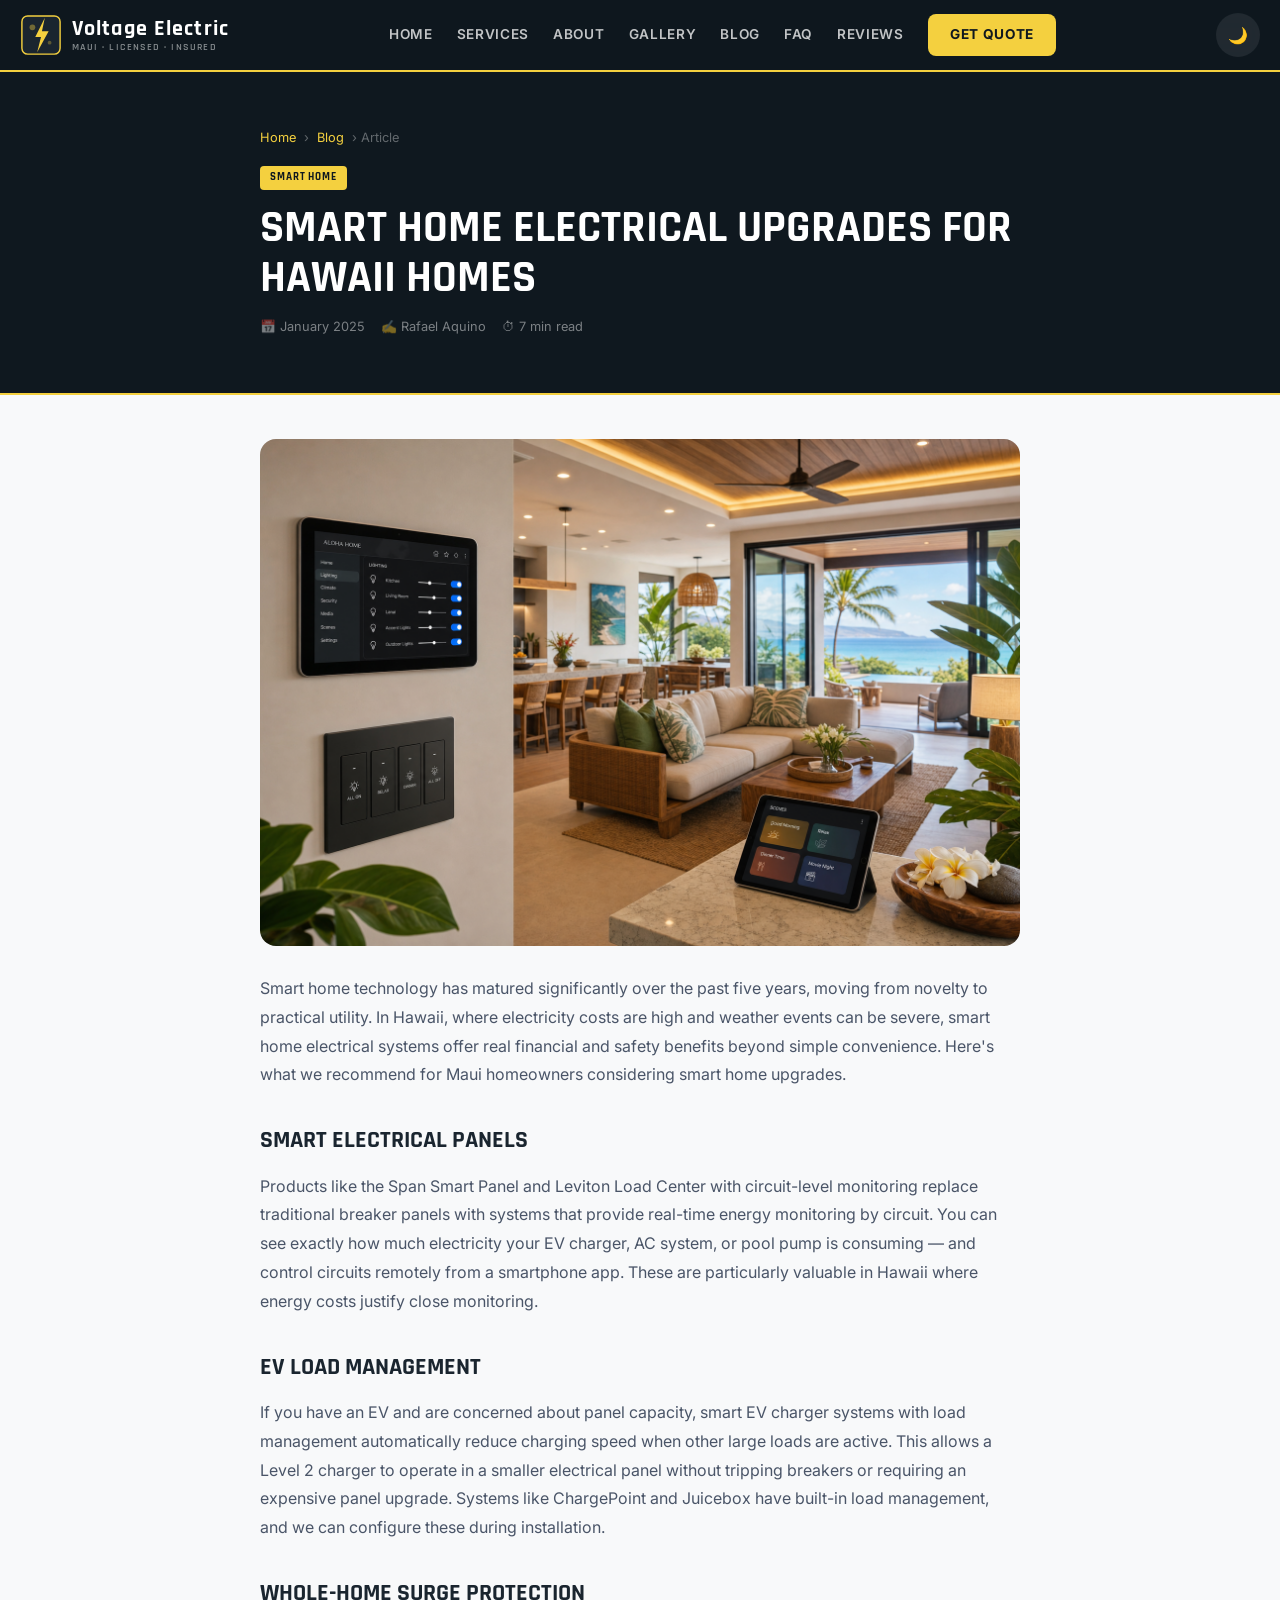
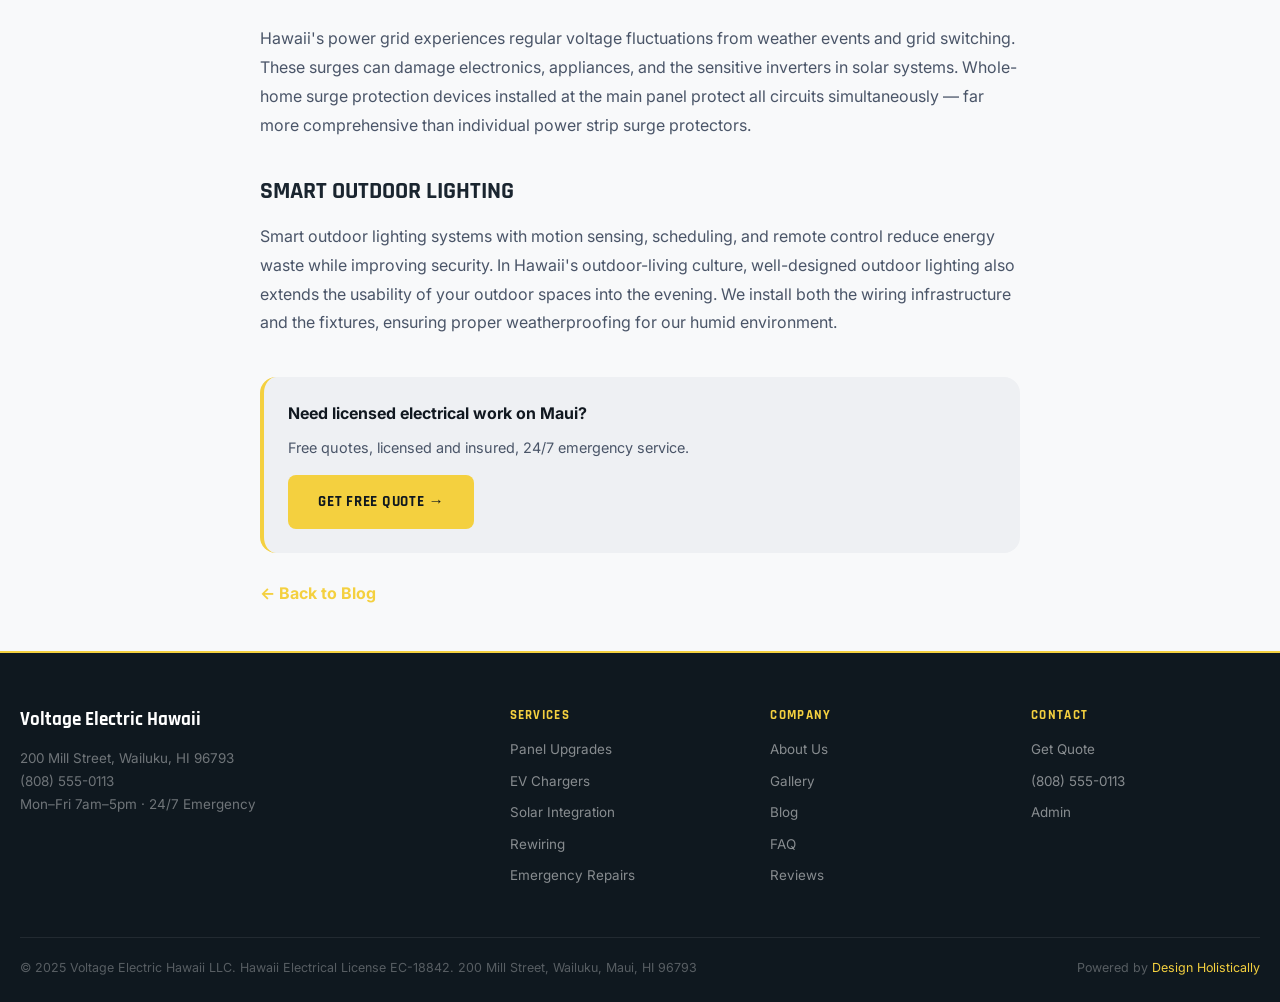
<file: blog-post-6.html>
<!DOCTYPE html>
<html lang="en" data-theme="light">
<head>
<meta charset="UTF-8"/><meta name="viewport" content="width=device-width,initial-scale=1.0"/>
<title>Smart Home Electrical Upgrades for Hawaii Homes — Voltage Electric Hawaii</title>
<link rel="stylesheet" href="css/style.css"/>
  <link rel="icon" type="image/x-icon" href="images/favicon.ico">
  <link rel="icon" type="image/png" sizes="32x32" href="images/favicon-32x32.png">
  <link rel="icon" type="image/png" sizes="16x16" href="images/favicon-16x16.png">
  <link rel="apple-touch-icon" sizes="180x180" href="images/apple-touch-icon.png">
</head>
<body>
<header class="site-header">
  <div class="header-inner">
    <a href="index.html" class="logo-wrap">
      <svg viewBox="0 0 44 44" fill="none" width="42" height="42" aria-label="Voltage Electric Hawaii logo" xmlns="http://www.w3.org/2000/svg">
  <rect x="2" y="2" width="40" height="40" rx="6" fill="#1A252F"/>
  <rect x="2" y="2" width="40" height="40" rx="6" stroke="#F4D03F" stroke-width="1.5"/>
  <polygon points="26,4 16,24 22,24 18,40 30,18 23,18" fill="#F4D03F"/>
  <circle cx="13" cy="14" r="3" fill="#F4D03F" opacity="0.4"/>
  <circle cx="31" cy="30" r="2" fill="#F4D03F" opacity="0.3"/>
</svg>
      <div class="logo-text">Voltage Electric<span>Maui · Licensed · Insured</span></div>
    </a>
    <nav class="nav-links">
      <a href="index.html">Home</a><a href="services.html">Services</a><a href="about.html">About</a><a href="gallery.html">Gallery</a><a href="blog.html">Blog</a><a href="faq.html">FAQ</a><a href="reviews.html">Reviews</a>
      <a href="booking.html" class="btn-nav">Get Quote</a>
    </nav>
    <div class="header-actions">
      <button class="dark-toggle" id="darkToggle">🌙</button>
      <button class="hamburger" id="hamburger"><span></span><span></span><span></span></button>
    </div>
  </div>
</header>
<nav class="mobile-nav" id="mobileNav">
  <a href="index.html">Home</a><a href="services.html">Services</a><a href="about.html">About</a><a href="gallery.html">Gallery</a><a href="blog.html">Blog</a><a href="faq.html">FAQ</a><a href="reviews.html">Reviews</a><a href="booking.html">Get Quote</a>
</nav>
<div class="post-hero"><div class="post-hero-inner">
  <div class="breadcrumb"><a href="index.html">Home</a> › <a href="blog.html">Blog</a> › Article</div>
  <span class="blog-tag" style="display:inline-block;margin-bottom:14px;">Smart Home</span>
  <h1>Smart Home Electrical Upgrades for Hawaii Homes</h1>
  <div class="post-meta"><span>📅 January 2025</span><span>✍ Rafael Aquino</span><span>⏱ 7 min read</span></div>
</div></div>
<article><div class="post-content">
  <img src="images/blog-6.png" alt="Smart Home Electrical Upgrades for Hawaii Homes" style="width:100%;border-radius:var(--radius-lg);margin-bottom:28px;" />
  <p>Smart home technology has matured significantly over the past five years, moving from novelty to practical utility. In Hawaii, where electricity costs are high and weather events can be severe, smart home electrical systems offer real financial and safety benefits beyond simple convenience. Here's what we recommend for Maui homeowners considering smart home upgrades.</p><h2>Smart Electrical Panels</h2><p>Products like the Span Smart Panel and Leviton Load Center with circuit-level monitoring replace traditional breaker panels with systems that provide real-time energy monitoring by circuit. You can see exactly how much electricity your EV charger, AC system, or pool pump is consuming — and control circuits remotely from a smartphone app. These are particularly valuable in Hawaii where energy costs justify close monitoring.</p><h2>EV Load Management</h2><p>If you have an EV and are concerned about panel capacity, smart EV charger systems with load management automatically reduce charging speed when other large loads are active. This allows a Level 2 charger to operate in a smaller electrical panel without tripping breakers or requiring an expensive panel upgrade. Systems like ChargePoint and Juicebox have built-in load management, and we can configure these during installation.</p><h2>Whole-Home Surge Protection</h2><p>Hawaii's power grid experiences regular voltage fluctuations from weather events and grid switching. These surges can damage electronics, appliances, and the sensitive inverters in solar systems. Whole-home surge protection devices installed at the main panel protect all circuits simultaneously — far more comprehensive than individual power strip surge protectors.</p><h2>Smart Outdoor Lighting</h2><p>Smart outdoor lighting systems with motion sensing, scheduling, and remote control reduce energy waste while improving security. In Hawaii's outdoor-living culture, well-designed outdoor lighting also extends the usability of your outdoor spaces into the evening. We install both the wiring infrastructure and the fixtures, ensuring proper weatherproofing for our humid environment.</p>
  <div style="margin-top:40px;padding:24px;background:var(--bg-secondary);border-radius:var(--radius-lg);border-left:4px solid var(--accent);"><strong style="display:block;margin-bottom:8px;">Need licensed electrical work on Maui?</strong><p style="color:var(--text-muted);font-size:0.9rem;margin-bottom:14px;">Free quotes, licensed and insured, 24/7 emergency service.</p><a href="booking.html" class="btn-primary">Get Free Quote →</a></div>
  <div style="margin-top:28px;"><a href="blog.html" style="color:var(--accent);font-weight:700;">← Back to Blog</a></div>
</div></article>
<footer class="site-footer">
  <div class="footer-inner">
    <div class="footer-grid">
      <div class="footer-brand">
        <div style="font-family:'Rajdhani',sans-serif;font-weight:700;font-size:1.2rem;color:#fff;">Voltage Electric Hawaii</div>
        <p>200 Mill Street, Wailuku, HI 96793<br>(808) 555-0113<br>Mon–Fri 7am–5pm · 24/7 Emergency</p>
      </div>
      <div class="footer-col"><h4>Services</h4><a href="services.html">Panel Upgrades</a><a href="services.html">EV Chargers</a><a href="services.html">Solar Integration</a><a href="services.html">Rewiring</a><a href="services.html">Emergency Repairs</a></div>
      <div class="footer-col"><h4>Company</h4><a href="about.html">About Us</a><a href="gallery.html">Gallery</a><a href="blog.html">Blog</a><a href="faq.html">FAQ</a><a href="reviews.html">Reviews</a></div>
      <div class="footer-col"><h4>Contact</h4><a href="booking.html">Get Quote</a><a href="tel:8085550113">(808) 555-0113</a><a href="admin.html">Admin</a></div>
    </div>
    <div class="footer-bottom">
      <span>© 2025 Voltage Electric Hawaii LLC. Hawaii Electrical License EC-18842. 200 Mill Street, Wailuku, Maui, HI 96793</span>
      <span>Powered by <a href="https://designholistically.com" target="_blank">Design Holistically</a></span>
    </div>
  </div>
</footer>
<button class="back-top" id="backTop">↑</button>
<script src="js/main.js"></script>
</body>
</html>
</file>
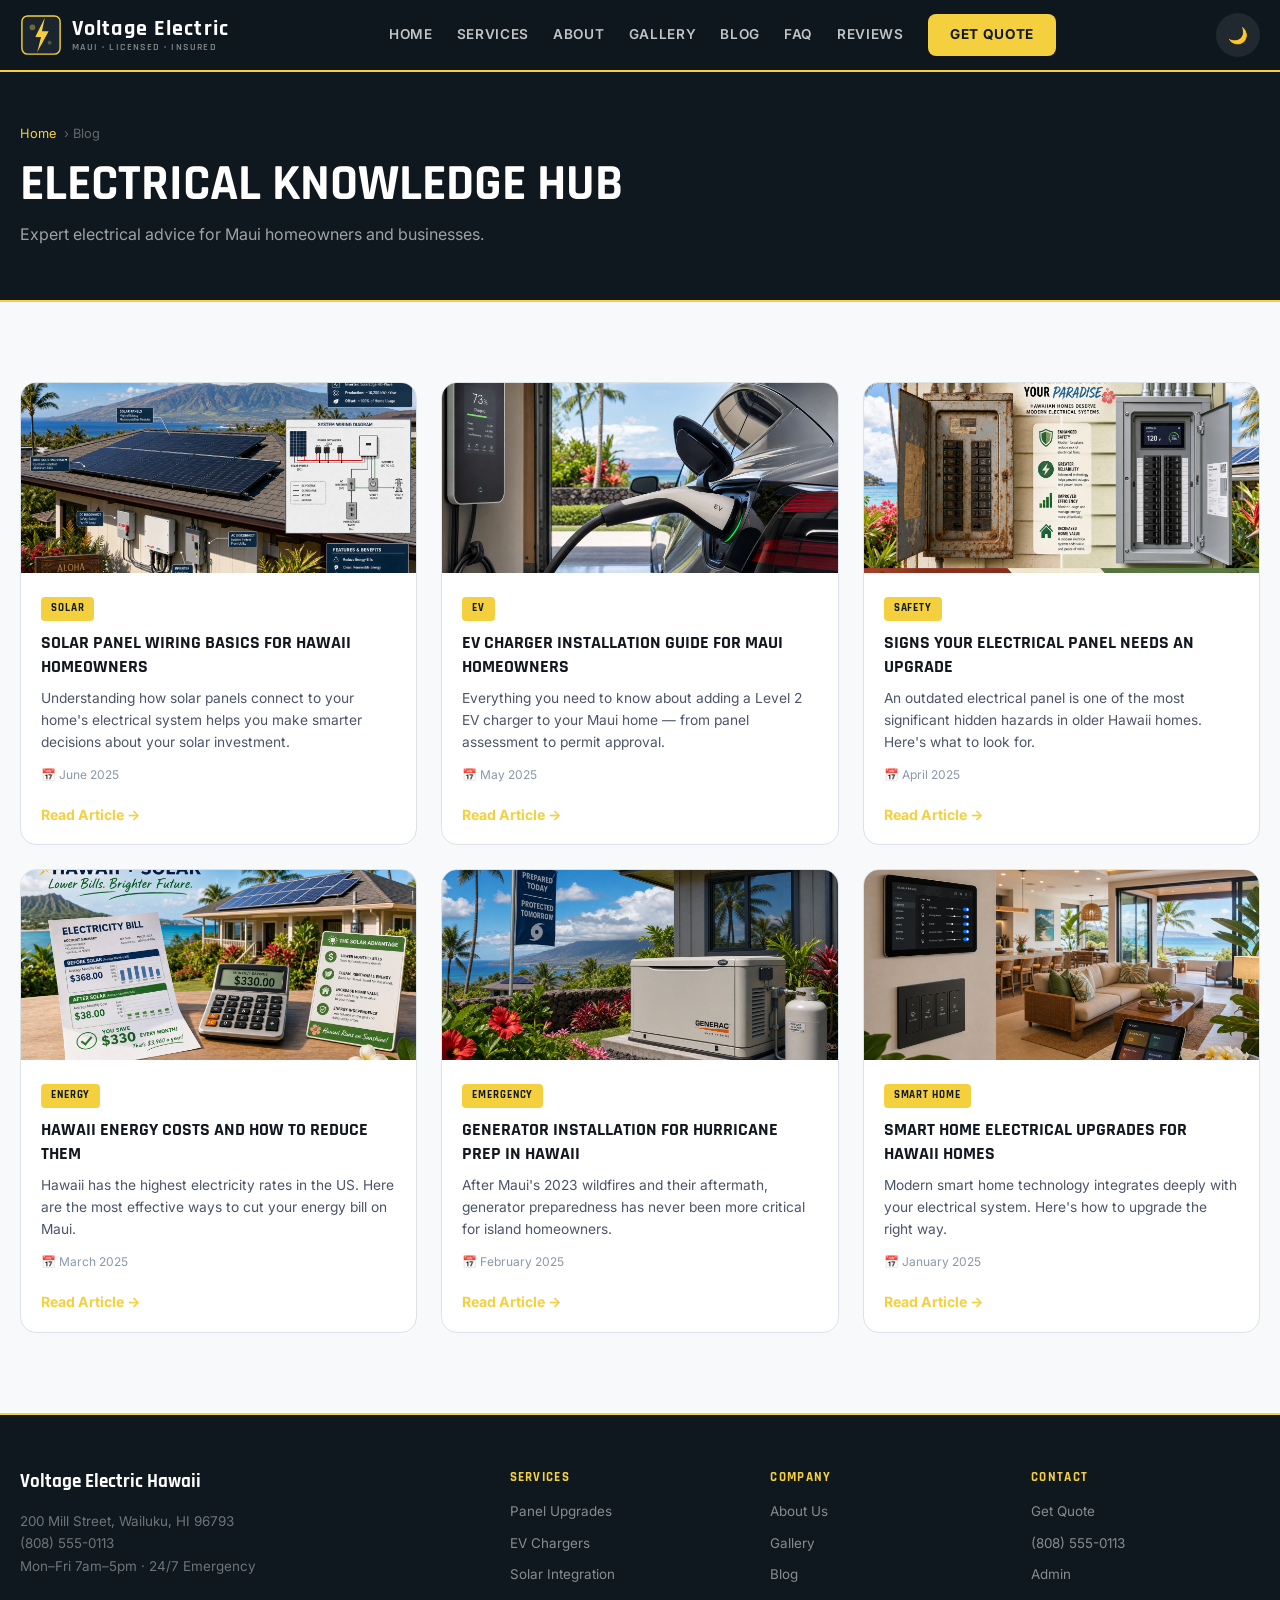
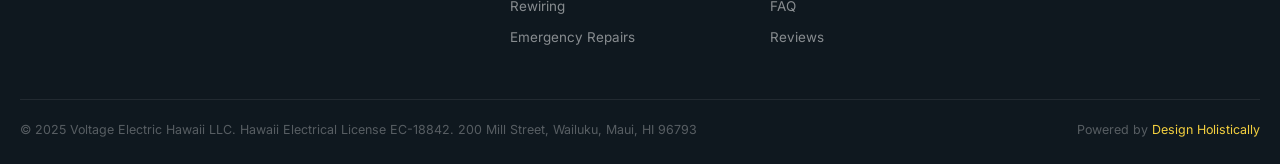
<file: blog.html>
<!DOCTYPE html>
<html lang="en" data-theme="light">
<head>
<meta charset="UTF-8"/><meta name="viewport" content="width=device-width,initial-scale=1.0"/>
<title>Blog — Voltage Electric Hawaii</title>
<meta name="description" content="Voltage Electric Hawaii — Powering island homes and businesses. Maui's trusted electrician. Panel upgrades, EV chargers, solar integration, emergency repairs. (808) 555-0113"/>
<meta property="og:title" content="Voltage Electric Hawaii"/><meta property="og:type" content="website"/>
<link rel="stylesheet" href="css/style.css"/>
<script type="application/ld+json">{"@context":"https://schema.org","@type":"LocalBusiness","name":"Voltage Electric Hawaii","telephone":"(808) 555-0113","address":{"@type":"PostalAddress","streetAddress":"200 Mill Street","addressLocality":"Wailuku","addressRegion":"HI","postalCode":"96793"},"priceRange":"$$"}</script>
  <link rel="icon" type="image/x-icon" href="images/favicon.ico">
  <link rel="icon" type="image/png" sizes="32x32" href="images/favicon-32x32.png">
  <link rel="icon" type="image/png" sizes="16x16" href="images/favicon-16x16.png">
  <link rel="apple-touch-icon" sizes="180x180" href="images/apple-touch-icon.png">
</head>
<body>
<header class="site-header">
  <div class="header-inner">
    <a href="index.html" class="logo-wrap">
      <svg viewBox="0 0 44 44" fill="none" width="42" height="42" aria-label="Voltage Electric Hawaii logo" xmlns="http://www.w3.org/2000/svg">
  <rect x="2" y="2" width="40" height="40" rx="6" fill="#1A252F"/>
  <rect x="2" y="2" width="40" height="40" rx="6" stroke="#F4D03F" stroke-width="1.5"/>
  <polygon points="26,4 16,24 22,24 18,40 30,18 23,18" fill="#F4D03F"/>
  <circle cx="13" cy="14" r="3" fill="#F4D03F" opacity="0.4"/>
  <circle cx="31" cy="30" r="2" fill="#F4D03F" opacity="0.3"/>
</svg>
      <div class="logo-text">Voltage Electric<span>Maui · Licensed · Insured</span></div>
    </a>
    <nav class="nav-links">
      <a href="index.html">Home</a><a href="services.html">Services</a><a href="about.html">About</a><a href="gallery.html">Gallery</a><a href="blog.html">Blog</a><a href="faq.html">FAQ</a><a href="reviews.html">Reviews</a>
      <a href="booking.html" class="btn-nav">Get Quote</a>
    </nav>
    <div class="header-actions">
      <button class="dark-toggle" id="darkToggle">🌙</button>
      <button class="hamburger" id="hamburger"><span></span><span></span><span></span></button>
    </div>
  </div>
</header>
<nav class="mobile-nav" id="mobileNav">
  <a href="index.html">Home</a><a href="services.html">Services</a><a href="about.html">About</a><a href="gallery.html">Gallery</a><a href="blog.html">Blog</a><a href="faq.html">FAQ</a><a href="reviews.html">Reviews</a><a href="booking.html">Get Quote</a>
</nav>

<div class="page-hero"><div class="page-hero-inner"><div class="breadcrumb"><a href="index.html">Home</a> › Blog</div><h1>Electrical Knowledge Hub</h1><p>Expert electrical advice for Maui homeowners and businesses.</p></div></div>
<section><div class="section-inner"><div class="blog-grid">
  <div class="blog-card fade-up"><img src="images/blog-1.png" alt=""/><div class="blog-card-body"><span class="blog-tag">Solar</span><h3>Solar Panel Wiring Basics for Hawaii Homeowners</h3><p>Understanding how solar panels connect to your home's electrical system helps you make smarter decisions about your solar investment.</p><div class="blog-card-meta">📅 June 2025</div></div><a href="blog-post-1.html" style="display:block;padding:0 20px 18px;color:var(--accent);font-weight:700;font-size:0.88rem;">Read Article →</a></div>
  <div class="blog-card fade-up"><img src="images/blog-2.png" alt=""/><div class="blog-card-body"><span class="blog-tag">EV</span><h3>EV Charger Installation Guide for Maui Homeowners</h3><p>Everything you need to know about adding a Level 2 EV charger to your Maui home — from panel assessment to permit approval.</p><div class="blog-card-meta">📅 May 2025</div></div><a href="blog-post-2.html" style="display:block;padding:0 20px 18px;color:var(--accent);font-weight:700;font-size:0.88rem;">Read Article →</a></div>
  <div class="blog-card fade-up"><img src="images/blog-3.png" alt=""/><div class="blog-card-body"><span class="blog-tag">Safety</span><h3>Signs Your Electrical Panel Needs an Upgrade</h3><p>An outdated electrical panel is one of the most significant hidden hazards in older Hawaii homes. Here's what to look for.</p><div class="blog-card-meta">📅 April 2025</div></div><a href="blog-post-3.html" style="display:block;padding:0 20px 18px;color:var(--accent);font-weight:700;font-size:0.88rem;">Read Article →</a></div>
  <div class="blog-card fade-up"><img src="images/blog-4.png" alt=""/><div class="blog-card-body"><span class="blog-tag">Energy</span><h3>Hawaii Energy Costs and How to Reduce Them</h3><p>Hawaii has the highest electricity rates in the US. Here are the most effective ways to cut your energy bill on Maui.</p><div class="blog-card-meta">📅 March 2025</div></div><a href="blog-post-4.html" style="display:block;padding:0 20px 18px;color:var(--accent);font-weight:700;font-size:0.88rem;">Read Article →</a></div>
  <div class="blog-card fade-up"><img src="images/blog-5.png" alt=""/><div class="blog-card-body"><span class="blog-tag">Emergency</span><h3>Generator Installation for Hurricane Prep in Hawaii</h3><p>After Maui's 2023 wildfires and their aftermath, generator preparedness has never been more critical for island homeowners.</p><div class="blog-card-meta">📅 February 2025</div></div><a href="blog-post-5.html" style="display:block;padding:0 20px 18px;color:var(--accent);font-weight:700;font-size:0.88rem;">Read Article →</a></div>
  <div class="blog-card fade-up"><img src="images/blog-6.png" alt=""/><div class="blog-card-body"><span class="blog-tag">Smart Home</span><h3>Smart Home Electrical Upgrades for Hawaii Homes</h3><p>Modern smart home technology integrates deeply with your electrical system. Here's how to upgrade the right way.</p><div class="blog-card-meta">📅 January 2025</div></div><a href="blog-post-6.html" style="display:block;padding:0 20px 18px;color:var(--accent);font-weight:700;font-size:0.88rem;">Read Article →</a></div>
</div></div></section>
<footer class="site-footer">
  <div class="footer-inner">
    <div class="footer-grid">
      <div class="footer-brand">
        <div style="font-family:'Rajdhani',sans-serif;font-weight:700;font-size:1.2rem;color:#fff;">Voltage Electric Hawaii</div>
        <p>200 Mill Street, Wailuku, HI 96793<br>(808) 555-0113<br>Mon–Fri 7am–5pm · 24/7 Emergency</p>
      </div>
      <div class="footer-col"><h4>Services</h4><a href="services.html">Panel Upgrades</a><a href="services.html">EV Chargers</a><a href="services.html">Solar Integration</a><a href="services.html">Rewiring</a><a href="services.html">Emergency Repairs</a></div>
      <div class="footer-col"><h4>Company</h4><a href="about.html">About Us</a><a href="gallery.html">Gallery</a><a href="blog.html">Blog</a><a href="faq.html">FAQ</a><a href="reviews.html">Reviews</a></div>
      <div class="footer-col"><h4>Contact</h4><a href="booking.html">Get Quote</a><a href="tel:8085550113">(808) 555-0113</a><a href="admin.html">Admin</a></div>
    </div>
    <div class="footer-bottom">
      <span>© 2025 Voltage Electric Hawaii LLC. Hawaii Electrical License EC-18842. 200 Mill Street, Wailuku, Maui, HI 96793</span>
      <span>Powered by <a href="https://designholistically.com" target="_blank">Design Holistically</a></span>
    </div>
  </div>
</footer>
<button class="back-top" id="backTop">↑</button>
<script src="js/main.js"></script>
</body>
</html>
</file>
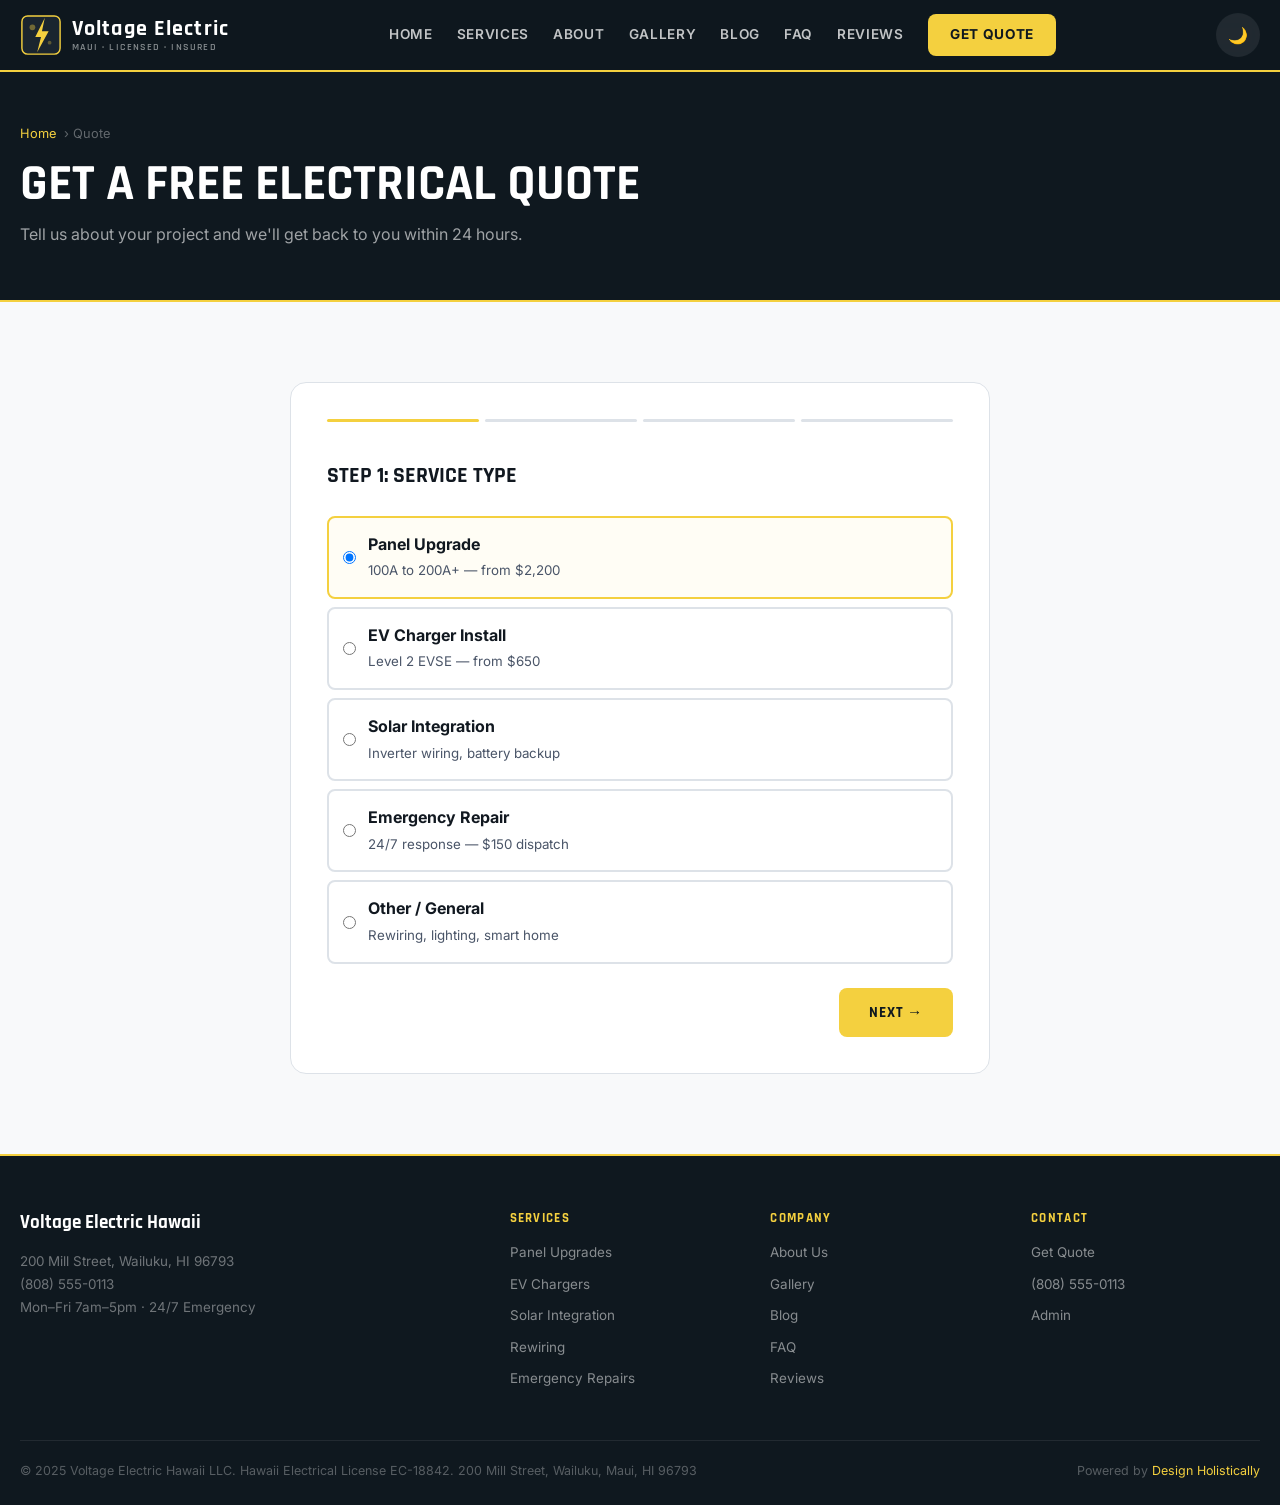
<file: booking.html>
<!DOCTYPE html>
<html lang="en" data-theme="light">
<head>
<meta charset="UTF-8"/><meta name="viewport" content="width=device-width,initial-scale=1.0"/>
<title>Get Free Quote — Voltage Electric Hawaii</title>
<meta name="description" content="Voltage Electric Hawaii — Powering island homes and businesses. Maui's trusted electrician. Panel upgrades, EV chargers, solar integration, emergency repairs. (808) 555-0113"/>
<meta property="og:title" content="Voltage Electric Hawaii"/><meta property="og:type" content="website"/>
<link rel="stylesheet" href="css/style.css"/>
<script type="application/ld+json">{"@context":"https://schema.org","@type":"LocalBusiness","name":"Voltage Electric Hawaii","telephone":"(808) 555-0113","address":{"@type":"PostalAddress","streetAddress":"200 Mill Street","addressLocality":"Wailuku","addressRegion":"HI","postalCode":"96793"},"priceRange":"$$"}</script>
  <link rel="icon" type="image/x-icon" href="images/favicon.ico">
  <link rel="icon" type="image/png" sizes="32x32" href="images/favicon-32x32.png">
  <link rel="icon" type="image/png" sizes="16x16" href="images/favicon-16x16.png">
  <link rel="apple-touch-icon" sizes="180x180" href="images/apple-touch-icon.png">
</head>
<body>
<header class="site-header">
  <div class="header-inner">
    <a href="index.html" class="logo-wrap">
      <svg viewBox="0 0 44 44" fill="none" width="42" height="42" aria-label="Voltage Electric Hawaii logo" xmlns="http://www.w3.org/2000/svg">
  <rect x="2" y="2" width="40" height="40" rx="6" fill="#1A252F"/>
  <rect x="2" y="2" width="40" height="40" rx="6" stroke="#F4D03F" stroke-width="1.5"/>
  <polygon points="26,4 16,24 22,24 18,40 30,18 23,18" fill="#F4D03F"/>
  <circle cx="13" cy="14" r="3" fill="#F4D03F" opacity="0.4"/>
  <circle cx="31" cy="30" r="2" fill="#F4D03F" opacity="0.3"/>
</svg>
      <div class="logo-text">Voltage Electric<span>Maui · Licensed · Insured</span></div>
    </a>
    <nav class="nav-links">
      <a href="index.html">Home</a><a href="services.html">Services</a><a href="about.html">About</a><a href="gallery.html">Gallery</a><a href="blog.html">Blog</a><a href="faq.html">FAQ</a><a href="reviews.html">Reviews</a>
      <a href="booking.html" class="btn-nav">Get Quote</a>
    </nav>
    <div class="header-actions">
      <button class="dark-toggle" id="darkToggle">🌙</button>
      <button class="hamburger" id="hamburger"><span></span><span></span><span></span></button>
    </div>
  </div>
</header>
<nav class="mobile-nav" id="mobileNav">
  <a href="index.html">Home</a><a href="services.html">Services</a><a href="about.html">About</a><a href="gallery.html">Gallery</a><a href="blog.html">Blog</a><a href="faq.html">FAQ</a><a href="reviews.html">Reviews</a><a href="booking.html">Get Quote</a>
</nav>

<div class="page-hero"><div class="page-hero-inner"><div class="breadcrumb"><a href="index.html">Home</a> › Quote</div><h1>Get a Free Electrical Quote</h1><p>Tell us about your project and we'll get back to you within 24 hours.</p></div></div>
<section><div class="section-inner">
  <div class="booking-wrap fade-up">
    <div class="step-indicator"><div class="step active"></div><div class="step"></div><div class="step"></div><div class="step"></div></div>
    <div class="form-step active">
      <h3>Step 1: Service Type</h3>
      <label class="service-option selected"><input type="radio" name="svc" value="panel" checked /><div><strong>Panel Upgrade</strong><br><small style="color:var(--text-muted);">100A to 200A+ — from $2,200</small></div></label>
      <label class="service-option"><input type="radio" name="svc" value="ev" /><div><strong>EV Charger Install</strong><br><small style="color:var(--text-muted);">Level 2 EVSE — from $650</small></div></label>
      <label class="service-option"><input type="radio" name="svc" value="solar" /><div><strong>Solar Integration</strong><br><small style="color:var(--text-muted);">Inverter wiring, battery backup</small></div></label>
      <label class="service-option"><input type="radio" name="svc" value="emergency" /><div><strong>Emergency Repair</strong><br><small style="color:var(--text-muted);">24/7 response — $150 dispatch</small></div></label>
      <label class="service-option"><input type="radio" name="svc" value="other" /><div><strong>Other / General</strong><br><small style="color:var(--text-muted);">Rewiring, lighting, smart home</small></div></label>
      <div class="form-nav"><span></span><button class="btn-primary btn-next">Next →</button></div>
    </div>
    <div class="form-step">
      <h3>Step 2: Project Details</h3>
      <div class="form-group"><label>Property Type</label><select><option>Single Family Home</option><option>Condo / Townhouse</option><option>Commercial Building</option><option>Rental / Investment Property</option></select></div>
      <div class="form-group"><label>Current Panel Size (if known)</label><select><option>I'm not sure</option><option>60A (older home)</option><option>100A</option><option>150A</option><option>200A</option></select></div>
      <div class="form-group"><label>Preferred Timeline</label><select><option>As soon as possible (emergency)</option><option>Within 1 week</option><option>Within 1 month</option><option>Flexible</option></select></div>
      <div class="form-nav"><button class="btn-outline btn-prev">← Back</button><button class="btn-primary btn-next">Next →</button></div>
    </div>
    <div class="form-step">
      <h3>Step 3: Contact Info</h3>
      <div class="form-group"><label>Full Name</label><input type="text" placeholder="Rafael Aquino" /></div>
      <div class="form-group"><label>Phone</label><input type="tel" placeholder="(808) 555-0000" /></div>
      <div class="form-group"><label>Email</label><input type="email" placeholder="rafe@example.com" /></div>
      <div class="form-group"><label>Property Address</label><input type="text" placeholder="200 Mill St, Wailuku, HI" /></div>
      <div class="form-group"><label>Project Description</label><textarea placeholder="Tell us more about your electrical project or issue..."></textarea></div>
      <div class="form-nav"><button class="btn-outline btn-prev">← Back</button><button class="btn-primary btn-next">Submit →</button></div>
    </div>
    <div class="form-step">
      <div class="confirmation"><div class="check">✓</div><h3>Quote Request Submitted!</h3><p style="color:var(--text-muted);margin-top:10px;">We'll review your project and contact you within one business day. For emergencies, call <a href="tel:8085550113" style="color:var(--accent);">(808) 555-0113</a> now.</p><a href="index.html" class="btn-primary" style="margin-top:24px;">Back to Home</a></div>
    </div>
  </div>
</div></section>
<footer class="site-footer">
  <div class="footer-inner">
    <div class="footer-grid">
      <div class="footer-brand">
        <div style="font-family:'Rajdhani',sans-serif;font-weight:700;font-size:1.2rem;color:#fff;">Voltage Electric Hawaii</div>
        <p>200 Mill Street, Wailuku, HI 96793<br>(808) 555-0113<br>Mon–Fri 7am–5pm · 24/7 Emergency</p>
      </div>
      <div class="footer-col"><h4>Services</h4><a href="services.html">Panel Upgrades</a><a href="services.html">EV Chargers</a><a href="services.html">Solar Integration</a><a href="services.html">Rewiring</a><a href="services.html">Emergency Repairs</a></div>
      <div class="footer-col"><h4>Company</h4><a href="about.html">About Us</a><a href="gallery.html">Gallery</a><a href="blog.html">Blog</a><a href="faq.html">FAQ</a><a href="reviews.html">Reviews</a></div>
      <div class="footer-col"><h4>Contact</h4><a href="booking.html">Get Quote</a><a href="tel:8085550113">(808) 555-0113</a><a href="admin.html">Admin</a></div>
    </div>
    <div class="footer-bottom">
      <span>© 2025 Voltage Electric Hawaii LLC. Hawaii Electrical License EC-18842. 200 Mill Street, Wailuku, Maui, HI 96793</span>
      <span>Powered by <a href="https://designholistically.com" target="_blank">Design Holistically</a></span>
    </div>
  </div>
</footer>
<button class="back-top" id="backTop">↑</button>
<script src="js/main.js"></script>
</body>
</html>
</file>
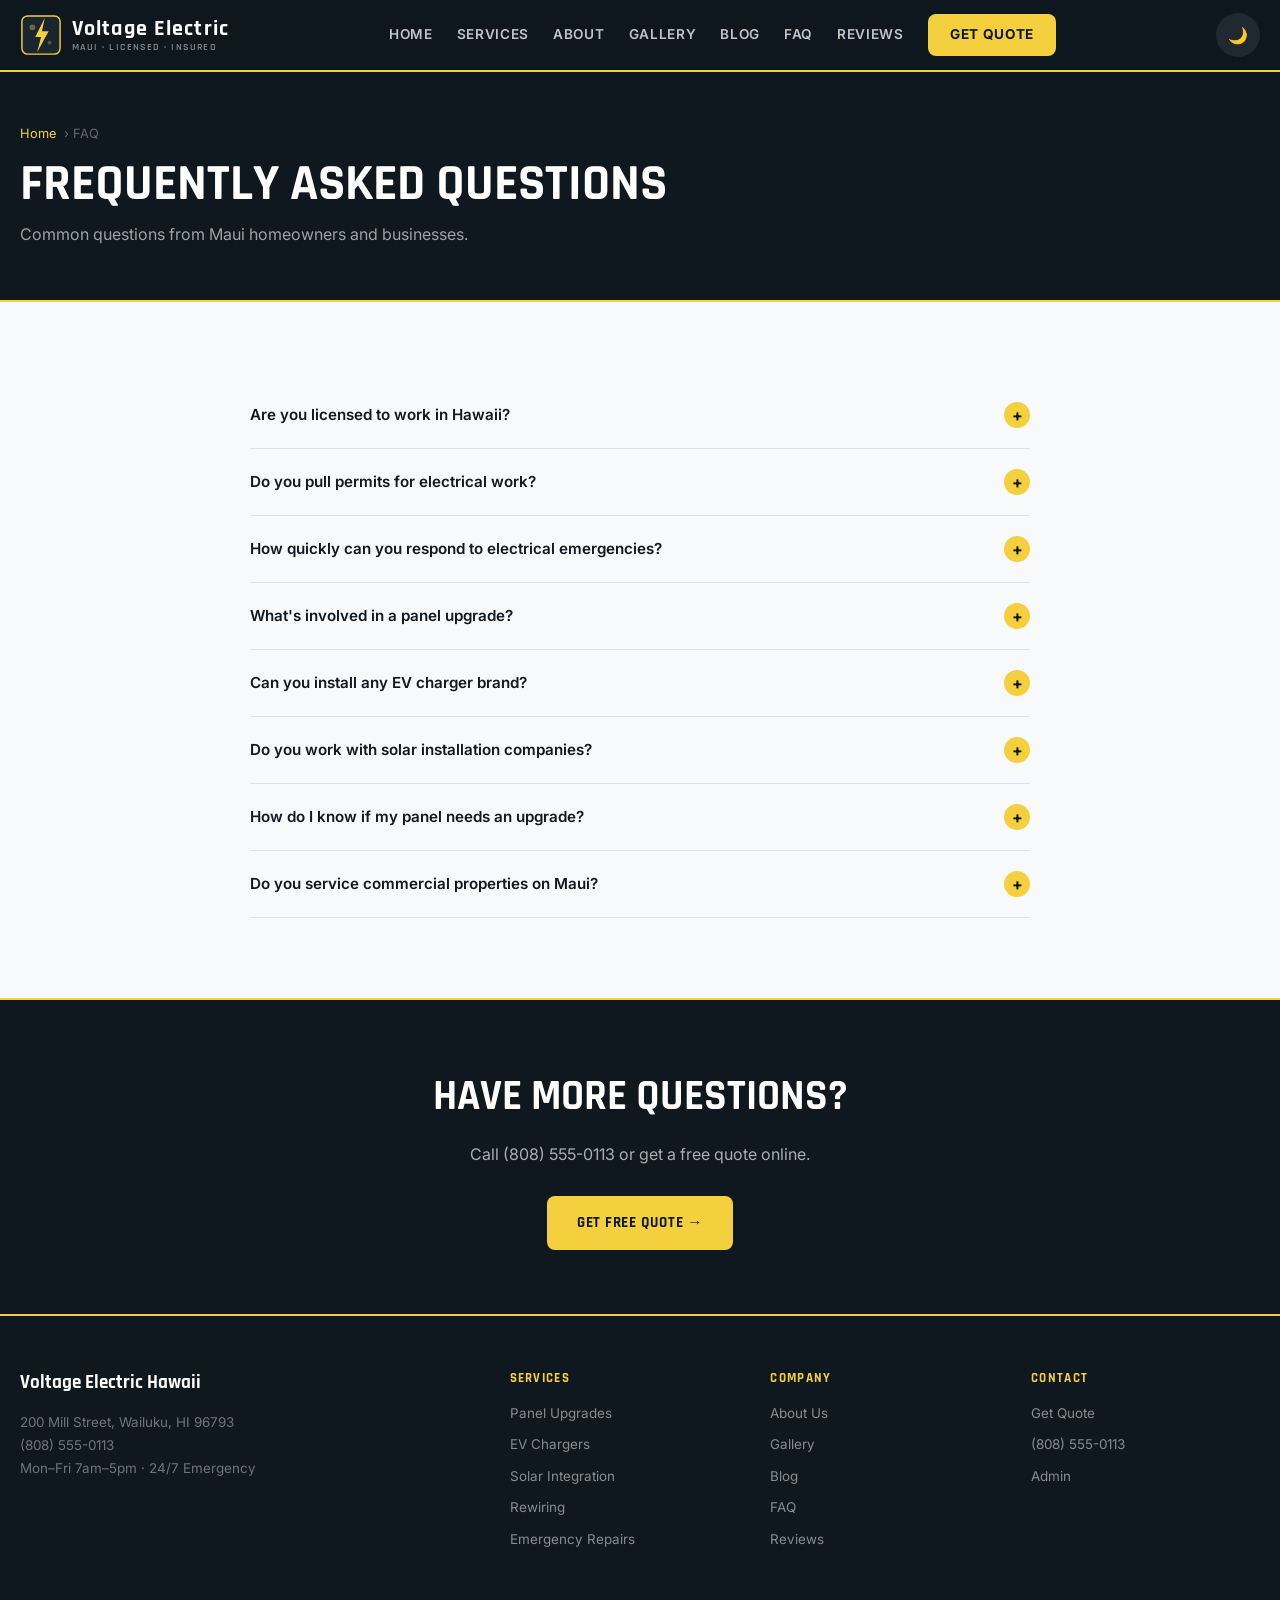
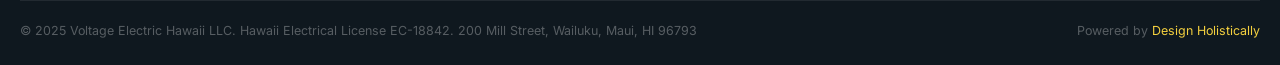
<file: faq.html>
<!DOCTYPE html>
<html lang="en" data-theme="light">
<head>
<meta charset="UTF-8"/><meta name="viewport" content="width=device-width,initial-scale=1.0"/>
<title>FAQ — Voltage Electric Hawaii</title>
<meta name="description" content="Voltage Electric Hawaii — Powering island homes and businesses. Maui's trusted electrician. Panel upgrades, EV chargers, solar integration, emergency repairs. (808) 555-0113"/>
<meta property="og:title" content="Voltage Electric Hawaii"/><meta property="og:type" content="website"/>
<link rel="stylesheet" href="css/style.css"/>
<script type="application/ld+json">{"@context":"https://schema.org","@type":"LocalBusiness","name":"Voltage Electric Hawaii","telephone":"(808) 555-0113","address":{"@type":"PostalAddress","streetAddress":"200 Mill Street","addressLocality":"Wailuku","addressRegion":"HI","postalCode":"96793"},"priceRange":"$$"}</script>
  <link rel="icon" type="image/x-icon" href="images/favicon.ico">
  <link rel="icon" type="image/png" sizes="32x32" href="images/favicon-32x32.png">
  <link rel="icon" type="image/png" sizes="16x16" href="images/favicon-16x16.png">
  <link rel="apple-touch-icon" sizes="180x180" href="images/apple-touch-icon.png">
</head>
<body>
<header class="site-header">
  <div class="header-inner">
    <a href="index.html" class="logo-wrap">
      <svg viewBox="0 0 44 44" fill="none" width="42" height="42" aria-label="Voltage Electric Hawaii logo" xmlns="http://www.w3.org/2000/svg">
  <rect x="2" y="2" width="40" height="40" rx="6" fill="#1A252F"/>
  <rect x="2" y="2" width="40" height="40" rx="6" stroke="#F4D03F" stroke-width="1.5"/>
  <polygon points="26,4 16,24 22,24 18,40 30,18 23,18" fill="#F4D03F"/>
  <circle cx="13" cy="14" r="3" fill="#F4D03F" opacity="0.4"/>
  <circle cx="31" cy="30" r="2" fill="#F4D03F" opacity="0.3"/>
</svg>
      <div class="logo-text">Voltage Electric<span>Maui · Licensed · Insured</span></div>
    </a>
    <nav class="nav-links">
      <a href="index.html">Home</a><a href="services.html">Services</a><a href="about.html">About</a><a href="gallery.html">Gallery</a><a href="blog.html">Blog</a><a href="faq.html">FAQ</a><a href="reviews.html">Reviews</a>
      <a href="booking.html" class="btn-nav">Get Quote</a>
    </nav>
    <div class="header-actions">
      <button class="dark-toggle" id="darkToggle">🌙</button>
      <button class="hamburger" id="hamburger"><span></span><span></span><span></span></button>
    </div>
  </div>
</header>
<nav class="mobile-nav" id="mobileNav">
  <a href="index.html">Home</a><a href="services.html">Services</a><a href="about.html">About</a><a href="gallery.html">Gallery</a><a href="blog.html">Blog</a><a href="faq.html">FAQ</a><a href="reviews.html">Reviews</a><a href="booking.html">Get Quote</a>
</nav>

<div class="page-hero"><div class="page-hero-inner"><div class="breadcrumb"><a href="index.html">Home</a> › FAQ</div><h1>Frequently Asked Questions</h1><p>Common questions from Maui homeowners and businesses.</p></div></div>
<section><div class="section-inner"><div class="faq-list">
  <div class="faq-item fade-up"><button class="faq-q">Are you licensed to work in Hawaii?<span class="icon">+</span></button><div class="faq-a">Yes. We hold Hawaii State Electrical Contractor License EC-18842. All journeyman and master electricians on our team are individually licensed. We can provide license numbers on request or you can verify them with the Hawaii DCCA contractors license search.</div></div>
  <div class="faq-item fade-up"><button class="faq-q">Do you pull permits for electrical work?<span class="icon">+</span></button><div class="faq-a">Absolutely — for all work that requires a permit by Hawaii building code. This includes panel upgrades, new circuits, EV charger installations, and rewiring projects. We handle all permit applications and schedule inspections. Work done without proper permits can create insurance issues and problems when you sell your home.</div></div>
  <div class="faq-item fade-up"><button class="faq-q">How quickly can you respond to electrical emergencies?<span class="icon">+</span></button><div class="faq-a">Our emergency response target is under 2 hours for Wailuku and central Maui. Other areas of Maui typically within 2–4 hours. We charge a $150 emergency dispatch fee plus labor for after-hours calls. For life-safety emergencies involving electrical fires or live wires, call 911 first.</div></div>
  <div class="faq-item fade-up"><button class="faq-q">What's involved in a panel upgrade?<span class="icon">+</span></button><div class="faq-a">A panel upgrade typically involves: permitting with the county, coordination with HECO (Hawaiian Electric) for meter and service entrance work, installation of the new panel with appropriate breakers, arc fault and GFCI protection as required by current code, and a final inspection. Most residential panel upgrades take one full day. HECO service connection work adds 1–2 weeks in scheduling.</div></div>
  <div class="faq-item fade-up"><button class="faq-q">Can you install any EV charger brand?<span class="icon">+</span></button><div class="faq-a">Yes. We install all major Level 2 EVSE brands including Tesla Wall Connector, ChargePoint Home Flex, Juicebox, Enel X JuiceBox, Clipper Creek, and others. We're Tesla Certified installers. We help you select the right charger for your vehicle and usage patterns during the quoting process.</div></div>
  <div class="faq-item fade-up"><button class="faq-q">Do you work with solar installation companies?<span class="icon">+</span></button><div class="faq-a">Yes. We regularly work alongside solar panel installers as the electrical contractor of record. We handle inverter installation, battery backup wiring, main panel modifications, HECO interconnection applications, and the electrical inspection. If you're getting solar quotes, having Voltage Electric as your electrical contractor ensures the electrical work is done correctly and on schedule.</div></div>
  <div class="faq-item fade-up"><button class="faq-q">How do I know if my panel needs an upgrade?<span class="icon">+</span></button><div class="faq-a">Signs you may need a panel upgrade: breakers that trip frequently, a panel older than 25 years (especially Federal Pacific or Zinsco brands — fire hazards), you're adding an EV charger or solar, you're adding significant new loads (hot tub, large AC, workshop), or you still have a fuse panel. We'll assess your panel during any service visit and give you an honest recommendation.</div></div>
  <div class="faq-item fade-up"><button class="faq-q">Do you service commercial properties on Maui?<span class="icon">+</span></button><div class="faq-a">Yes. We handle commercial electrical work including three-phase installations, commercial panel upgrades, tenant improvement electrical, commercial LED lighting retrofits, and code inspection preparation. Call us for commercial project quotes — these typically require an on-site assessment.</div></div>
</div></div></section>
<div class="cta-band"><h2>Have More Questions?</h2><p>Call (808) 555-0113 or get a free quote online.</p><a href="booking.html" class="btn-primary">Get Free Quote →</a></div>
<footer class="site-footer">
  <div class="footer-inner">
    <div class="footer-grid">
      <div class="footer-brand">
        <div style="font-family:'Rajdhani',sans-serif;font-weight:700;font-size:1.2rem;color:#fff;">Voltage Electric Hawaii</div>
        <p>200 Mill Street, Wailuku, HI 96793<br>(808) 555-0113<br>Mon–Fri 7am–5pm · 24/7 Emergency</p>
      </div>
      <div class="footer-col"><h4>Services</h4><a href="services.html">Panel Upgrades</a><a href="services.html">EV Chargers</a><a href="services.html">Solar Integration</a><a href="services.html">Rewiring</a><a href="services.html">Emergency Repairs</a></div>
      <div class="footer-col"><h4>Company</h4><a href="about.html">About Us</a><a href="gallery.html">Gallery</a><a href="blog.html">Blog</a><a href="faq.html">FAQ</a><a href="reviews.html">Reviews</a></div>
      <div class="footer-col"><h4>Contact</h4><a href="booking.html">Get Quote</a><a href="tel:8085550113">(808) 555-0113</a><a href="admin.html">Admin</a></div>
    </div>
    <div class="footer-bottom">
      <span>© 2025 Voltage Electric Hawaii LLC. Hawaii Electrical License EC-18842. 200 Mill Street, Wailuku, Maui, HI 96793</span>
      <span>Powered by <a href="https://designholistically.com" target="_blank">Design Holistically</a></span>
    </div>
  </div>
</footer>
<button class="back-top" id="backTop">↑</button>
<script src="js/main.js"></script>
</body>
</html>
</file>
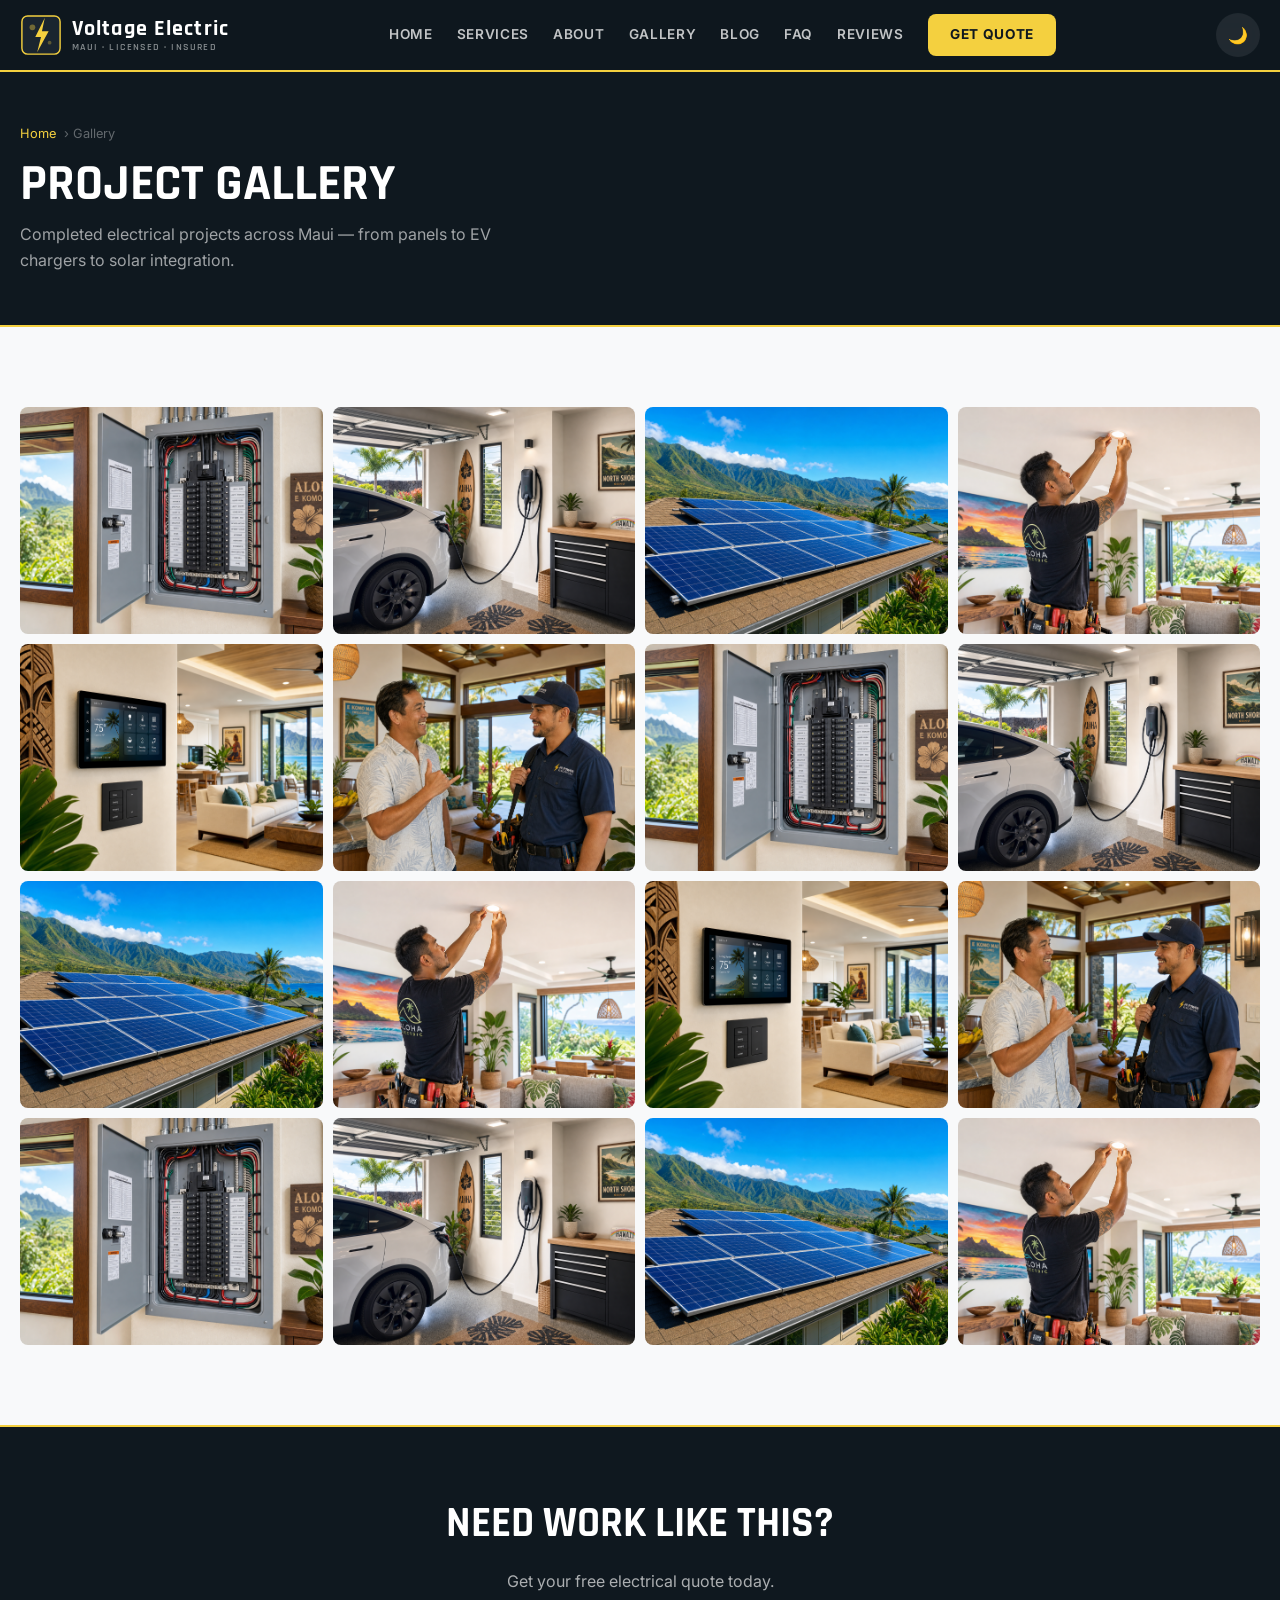
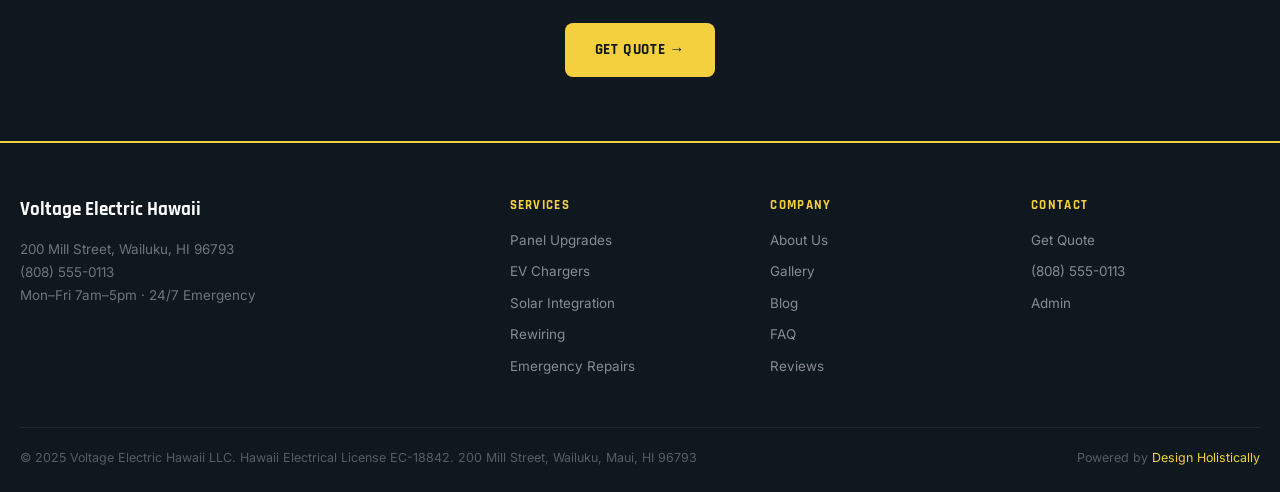
<file: gallery.html>
<!DOCTYPE html>
<html lang="en" data-theme="light">
<head>
<meta charset="UTF-8"/><meta name="viewport" content="width=device-width,initial-scale=1.0"/>
<title>Project Gallery — Voltage Electric Hawaii</title>
<meta name="description" content="Voltage Electric Hawaii — Powering island homes and businesses. Maui's trusted electrician. Panel upgrades, EV chargers, solar integration, emergency repairs. (808) 555-0113"/>
<meta property="og:title" content="Voltage Electric Hawaii"/><meta property="og:type" content="website"/>
<link rel="stylesheet" href="css/style.css"/>
<script type="application/ld+json">{"@context":"https://schema.org","@type":"LocalBusiness","name":"Voltage Electric Hawaii","telephone":"(808) 555-0113","address":{"@type":"PostalAddress","streetAddress":"200 Mill Street","addressLocality":"Wailuku","addressRegion":"HI","postalCode":"96793"},"priceRange":"$$"}</script>
  <link rel="icon" type="image/x-icon" href="images/favicon.ico">
  <link rel="icon" type="image/png" sizes="32x32" href="images/favicon-32x32.png">
  <link rel="icon" type="image/png" sizes="16x16" href="images/favicon-16x16.png">
  <link rel="apple-touch-icon" sizes="180x180" href="images/apple-touch-icon.png">
</head>
<body>
<header class="site-header">
  <div class="header-inner">
    <a href="index.html" class="logo-wrap">
      <svg viewBox="0 0 44 44" fill="none" width="42" height="42" aria-label="Voltage Electric Hawaii logo" xmlns="http://www.w3.org/2000/svg">
  <rect x="2" y="2" width="40" height="40" rx="6" fill="#1A252F"/>
  <rect x="2" y="2" width="40" height="40" rx="6" stroke="#F4D03F" stroke-width="1.5"/>
  <polygon points="26,4 16,24 22,24 18,40 30,18 23,18" fill="#F4D03F"/>
  <circle cx="13" cy="14" r="3" fill="#F4D03F" opacity="0.4"/>
  <circle cx="31" cy="30" r="2" fill="#F4D03F" opacity="0.3"/>
</svg>
      <div class="logo-text">Voltage Electric<span>Maui · Licensed · Insured</span></div>
    </a>
    <nav class="nav-links">
      <a href="index.html">Home</a><a href="services.html">Services</a><a href="about.html">About</a><a href="gallery.html">Gallery</a><a href="blog.html">Blog</a><a href="faq.html">FAQ</a><a href="reviews.html">Reviews</a>
      <a href="booking.html" class="btn-nav">Get Quote</a>
    </nav>
    <div class="header-actions">
      <button class="dark-toggle" id="darkToggle">🌙</button>
      <button class="hamburger" id="hamburger"><span></span><span></span><span></span></button>
    </div>
  </div>
</header>
<nav class="mobile-nav" id="mobileNav">
  <a href="index.html">Home</a><a href="services.html">Services</a><a href="about.html">About</a><a href="gallery.html">Gallery</a><a href="blog.html">Blog</a><a href="faq.html">FAQ</a><a href="reviews.html">Reviews</a><a href="booking.html">Get Quote</a>
</nav>

<div class="page-hero"><div class="page-hero-inner"><div class="breadcrumb"><a href="index.html">Home</a> › Gallery</div><h1>Project Gallery</h1><p>Completed electrical projects across Maui — from panels to EV chargers to solar integration.</p></div></div>
<section><div class="section-inner">
  <div class="gallery-grid"><div class="gallery-item fade-up"><img src="images/gallery-1.png" alt="Project 1" /></div>
<div class="gallery-item fade-up"><img src="images/gallery-2.png" alt="Project 2" /></div>
<div class="gallery-item fade-up"><img src="images/gallery-3.png" alt="Project 3" /></div>
<div class="gallery-item fade-up"><img src="images/gallery-4.png" alt="Project 4" /></div>
<div class="gallery-item fade-up"><img src="images/gallery-5.png" alt="Project 5" /></div>
<div class="gallery-item fade-up"><img src="images/gallery-6.png" alt="Project 6" /></div>
<div class="gallery-item fade-up"><img src="images/gallery-1.png" alt="Project 7" /></div>
<div class="gallery-item fade-up"><img src="images/gallery-2.png" alt="Project 8" /></div>
<div class="gallery-item fade-up"><img src="images/gallery-3.png" alt="Project 9" /></div>
<div class="gallery-item fade-up"><img src="images/gallery-4.png" alt="Project 10" /></div>
<div class="gallery-item fade-up"><img src="images/gallery-5.png" alt="Project 11" /></div>
<div class="gallery-item fade-up"><img src="images/gallery-6.png" alt="Project 12" /></div>
<div class="gallery-item fade-up"><img src="images/gallery-1.png" alt="Project 13" /></div>
<div class="gallery-item fade-up"><img src="images/gallery-2.png" alt="Project 14" /></div>
<div class="gallery-item fade-up"><img src="images/gallery-3.png" alt="Project 15" /></div>
<div class="gallery-item fade-up"><img src="images/gallery-4.png" alt="Project 16" /></div>
  </div>
</div></section>
<div class="cta-band"><h2>Need Work Like This?</h2><p>Get your free electrical quote today.</p><a href="booking.html" class="btn-primary">Get Quote →</a></div>
<footer class="site-footer">
  <div class="footer-inner">
    <div class="footer-grid">
      <div class="footer-brand">
        <div style="font-family:'Rajdhani',sans-serif;font-weight:700;font-size:1.2rem;color:#fff;">Voltage Electric Hawaii</div>
        <p>200 Mill Street, Wailuku, HI 96793<br>(808) 555-0113<br>Mon–Fri 7am–5pm · 24/7 Emergency</p>
      </div>
      <div class="footer-col"><h4>Services</h4><a href="services.html">Panel Upgrades</a><a href="services.html">EV Chargers</a><a href="services.html">Solar Integration</a><a href="services.html">Rewiring</a><a href="services.html">Emergency Repairs</a></div>
      <div class="footer-col"><h4>Company</h4><a href="about.html">About Us</a><a href="gallery.html">Gallery</a><a href="blog.html">Blog</a><a href="faq.html">FAQ</a><a href="reviews.html">Reviews</a></div>
      <div class="footer-col"><h4>Contact</h4><a href="booking.html">Get Quote</a><a href="tel:8085550113">(808) 555-0113</a><a href="admin.html">Admin</a></div>
    </div>
    <div class="footer-bottom">
      <span>© 2025 Voltage Electric Hawaii LLC. Hawaii Electrical License EC-18842. 200 Mill Street, Wailuku, Maui, HI 96793</span>
      <span>Powered by <a href="https://designholistically.com" target="_blank">Design Holistically</a></span>
    </div>
  </div>
</footer>
<button class="back-top" id="backTop">↑</button>
<script src="js/main.js"></script>
</body>
</html>
</file>
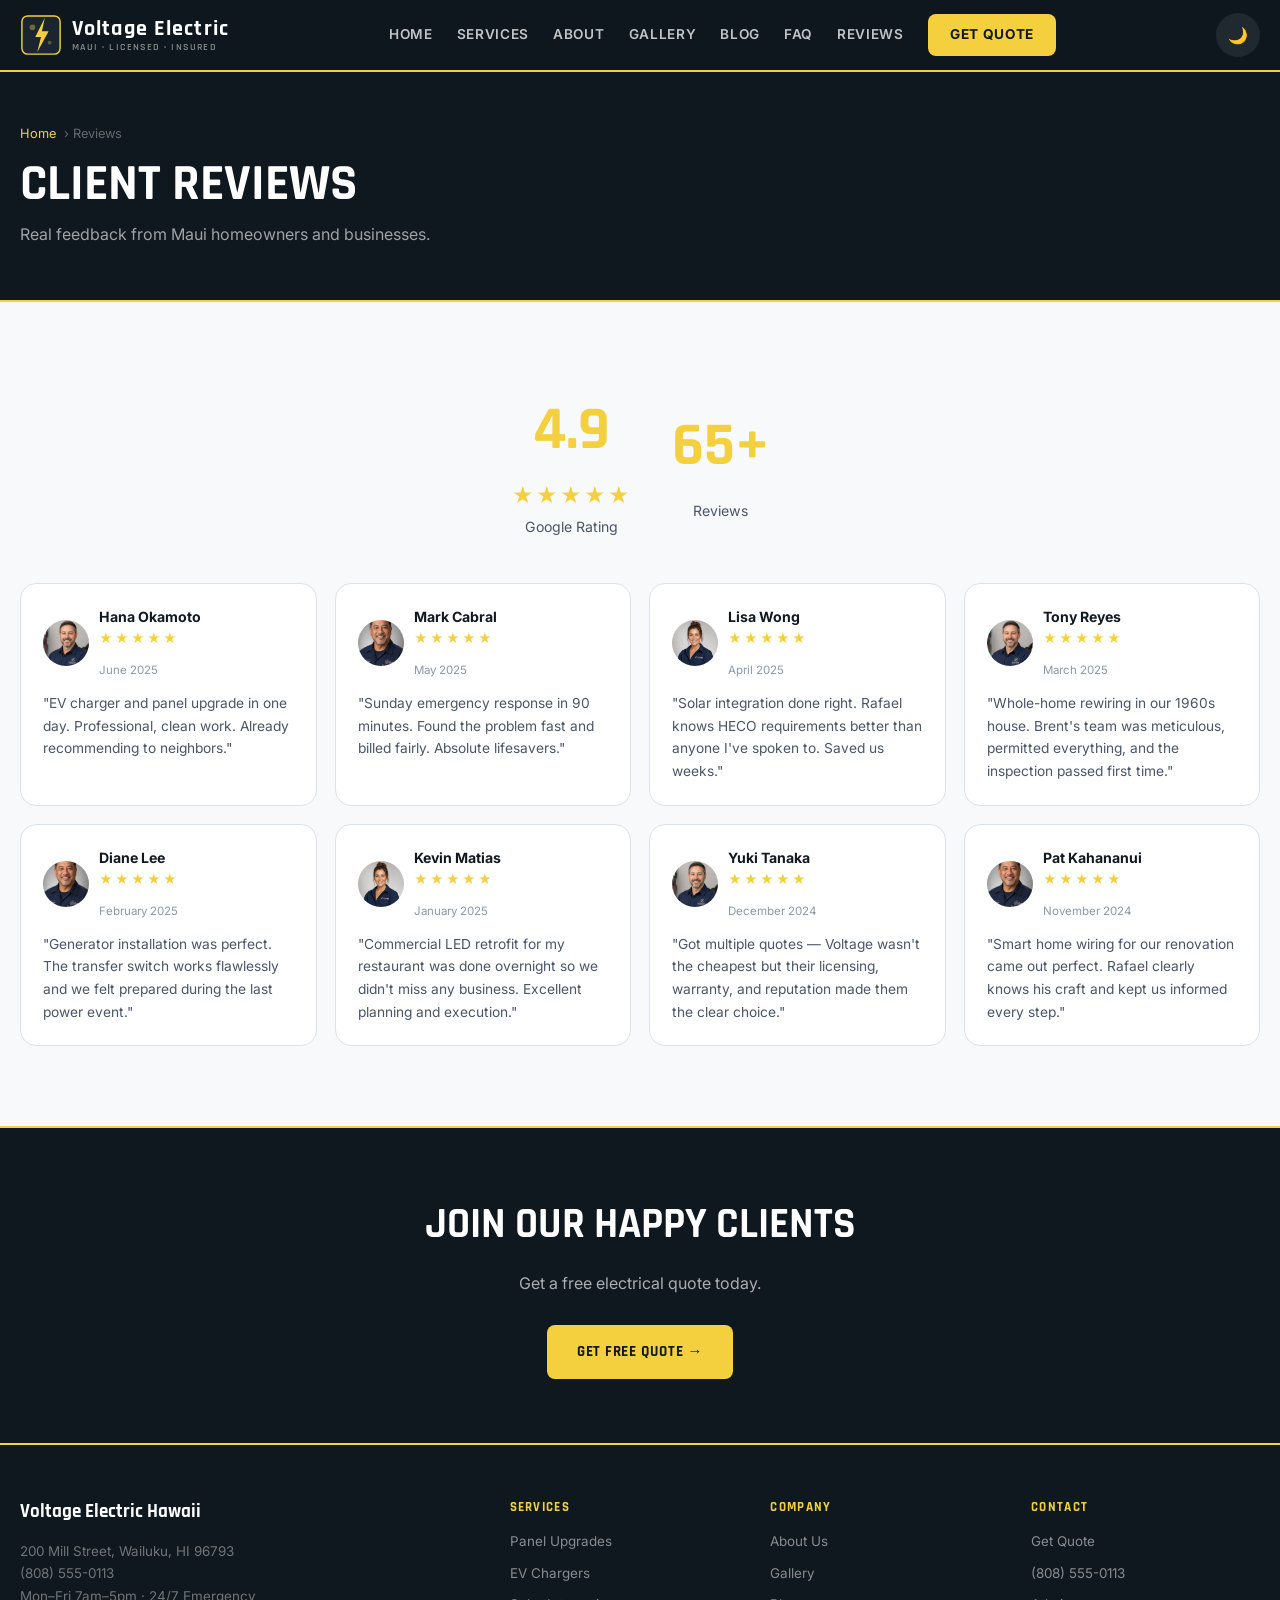
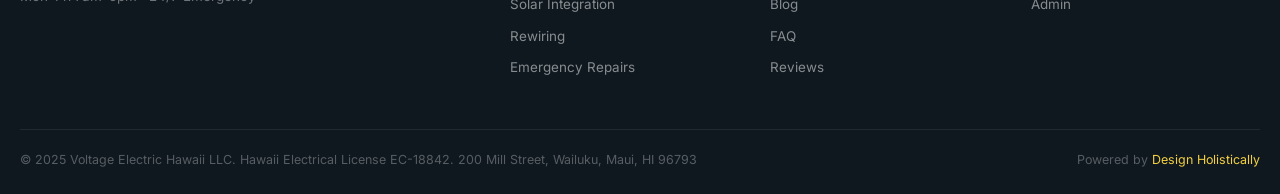
<file: reviews.html>
<!DOCTYPE html>
<html lang="en" data-theme="light">
<head>
<meta charset="UTF-8"/><meta name="viewport" content="width=device-width,initial-scale=1.0"/>
<title>Reviews — Voltage Electric Hawaii</title>
<meta name="description" content="Voltage Electric Hawaii — Powering island homes and businesses. Maui's trusted electrician. Panel upgrades, EV chargers, solar integration, emergency repairs. (808) 555-0113"/>
<meta property="og:title" content="Voltage Electric Hawaii"/><meta property="og:type" content="website"/>
<link rel="stylesheet" href="css/style.css"/>
<script type="application/ld+json">{"@context":"https://schema.org","@type":"LocalBusiness","name":"Voltage Electric Hawaii","telephone":"(808) 555-0113","address":{"@type":"PostalAddress","streetAddress":"200 Mill Street","addressLocality":"Wailuku","addressRegion":"HI","postalCode":"96793"},"priceRange":"$$"}</script>
  <link rel="icon" type="image/x-icon" href="images/favicon.ico">
  <link rel="icon" type="image/png" sizes="32x32" href="images/favicon-32x32.png">
  <link rel="icon" type="image/png" sizes="16x16" href="images/favicon-16x16.png">
  <link rel="apple-touch-icon" sizes="180x180" href="images/apple-touch-icon.png">
</head>
<body>
<header class="site-header">
  <div class="header-inner">
    <a href="index.html" class="logo-wrap">
      <svg viewBox="0 0 44 44" fill="none" width="42" height="42" aria-label="Voltage Electric Hawaii logo" xmlns="http://www.w3.org/2000/svg">
  <rect x="2" y="2" width="40" height="40" rx="6" fill="#1A252F"/>
  <rect x="2" y="2" width="40" height="40" rx="6" stroke="#F4D03F" stroke-width="1.5"/>
  <polygon points="26,4 16,24 22,24 18,40 30,18 23,18" fill="#F4D03F"/>
  <circle cx="13" cy="14" r="3" fill="#F4D03F" opacity="0.4"/>
  <circle cx="31" cy="30" r="2" fill="#F4D03F" opacity="0.3"/>
</svg>
      <div class="logo-text">Voltage Electric<span>Maui · Licensed · Insured</span></div>
    </a>
    <nav class="nav-links">
      <a href="index.html">Home</a><a href="services.html">Services</a><a href="about.html">About</a><a href="gallery.html">Gallery</a><a href="blog.html">Blog</a><a href="faq.html">FAQ</a><a href="reviews.html">Reviews</a>
      <a href="booking.html" class="btn-nav">Get Quote</a>
    </nav>
    <div class="header-actions">
      <button class="dark-toggle" id="darkToggle">🌙</button>
      <button class="hamburger" id="hamburger"><span></span><span></span><span></span></button>
    </div>
  </div>
</header>
<nav class="mobile-nav" id="mobileNav">
  <a href="index.html">Home</a><a href="services.html">Services</a><a href="about.html">About</a><a href="gallery.html">Gallery</a><a href="blog.html">Blog</a><a href="faq.html">FAQ</a><a href="reviews.html">Reviews</a><a href="booking.html">Get Quote</a>
</nav>

<div class="page-hero"><div class="page-hero-inner"><div class="breadcrumb"><a href="index.html">Home</a> › Reviews</div><h1>Client Reviews</h1><p>Real feedback from Maui homeowners and businesses.</p></div></div>
<section><div class="section-inner">
  <div style="display:flex;gap:40px;align-items:center;justify-content:center;flex-wrap:wrap;margin-bottom:44px;" class="fade-up">
    <div style="text-align:center;"><div style="font-family:'Rajdhani',sans-serif;font-size:3.8rem;font-weight:700;color:var(--accent);">4.9</div><div style="color:var(--accent);font-size:1.3rem;letter-spacing:3px;">★★★★★</div><div style="color:var(--text-muted);font-size:0.88rem;margin-top:4px;">Google Rating</div></div>
    <div style="text-align:center;"><div style="font-family:'Rajdhani',sans-serif;font-size:3.8rem;font-weight:700;color:var(--accent);">65+</div><div style="color:var(--text-muted);font-size:0.88rem;margin-top:4px;">Reviews</div></div>
  </div>
  <div class="reviews-grid">
    <div class="review-card fade-up"><div class="review-top"><img src="images/avatar-1.png" alt="Hana O." /><div><div class="review-name">Hana Okamoto</div><div class="stars" style="font-size:0.82rem;color:var(--accent);">★★★★★</div><div class="review-date">June 2025</div></div></div><div class="review-body">"EV charger and panel upgrade in one day. Professional, clean work. Already recommending to neighbors."</div></div>
    <div class="review-card fade-up"><div class="review-top"><img src="images/avatar-2.png" alt="Mark C." /><div><div class="review-name">Mark Cabral</div><div class="stars" style="font-size:0.82rem;color:var(--accent);">★★★★★</div><div class="review-date">May 2025</div></div></div><div class="review-body">"Sunday emergency response in 90 minutes. Found the problem fast and billed fairly. Absolute lifesavers."</div></div>
    <div class="review-card fade-up"><div class="review-top"><img src="images/avatar-3.png" alt="Lisa W." /><div><div class="review-name">Lisa Wong</div><div class="stars" style="font-size:0.82rem;color:var(--accent);">★★★★★</div><div class="review-date">April 2025</div></div></div><div class="review-body">"Solar integration done right. Rafael knows HECO requirements better than anyone I've spoken to. Saved us weeks."</div></div>
    <div class="review-card fade-up"><div class="review-top"><img src="images/avatar-1.png" alt="Tony R." /><div><div class="review-name">Tony Reyes</div><div class="stars" style="font-size:0.82rem;color:var(--accent);">★★★★★</div><div class="review-date">March 2025</div></div></div><div class="review-body">"Whole-home rewiring in our 1960s house. Brent's team was meticulous, permitted everything, and the inspection passed first time."</div></div>
    <div class="review-card fade-up"><div class="review-top"><img src="images/avatar-2.png" alt="Diane L." /><div><div class="review-name">Diane Lee</div><div class="stars" style="font-size:0.82rem;color:var(--accent);">★★★★★</div><div class="review-date">February 2025</div></div></div><div class="review-body">"Generator installation was perfect. The transfer switch works flawlessly and we felt prepared during the last power event."</div></div>
    <div class="review-card fade-up"><div class="review-top"><img src="images/avatar-3.png" alt="Kevin M." /><div><div class="review-name">Kevin Matias</div><div class="stars" style="font-size:0.82rem;color:var(--accent);">★★★★★</div><div class="review-date">January 2025</div></div></div><div class="review-body">"Commercial LED retrofit for my restaurant was done overnight so we didn't miss any business. Excellent planning and execution."</div></div>
    <div class="review-card fade-up"><div class="review-top"><img src="images/avatar-1.png" alt="Yuki T." /><div><div class="review-name">Yuki Tanaka</div><div class="stars" style="font-size:0.82rem;color:var(--accent);">★★★★★</div><div class="review-date">December 2024</div></div></div><div class="review-body">"Got multiple quotes — Voltage wasn't the cheapest but their licensing, warranty, and reputation made them the clear choice."</div></div>
    <div class="review-card fade-up"><div class="review-top"><img src="images/avatar-2.png" alt="Pat K." /><div><div class="review-name">Pat Kahananui</div><div class="stars" style="font-size:0.82rem;color:var(--accent);">★★★★★</div><div class="review-date">November 2024</div></div></div><div class="review-body">"Smart home wiring for our renovation came out perfect. Rafael clearly knows his craft and kept us informed every step."</div></div>
  </div>
</div></section>
<div class="cta-band"><h2>Join Our Happy Clients</h2><p>Get a free electrical quote today.</p><a href="booking.html" class="btn-primary">Get Free Quote →</a></div>
<footer class="site-footer">
  <div class="footer-inner">
    <div class="footer-grid">
      <div class="footer-brand">
        <div style="font-family:'Rajdhani',sans-serif;font-weight:700;font-size:1.2rem;color:#fff;">Voltage Electric Hawaii</div>
        <p>200 Mill Street, Wailuku, HI 96793<br>(808) 555-0113<br>Mon–Fri 7am–5pm · 24/7 Emergency</p>
      </div>
      <div class="footer-col"><h4>Services</h4><a href="services.html">Panel Upgrades</a><a href="services.html">EV Chargers</a><a href="services.html">Solar Integration</a><a href="services.html">Rewiring</a><a href="services.html">Emergency Repairs</a></div>
      <div class="footer-col"><h4>Company</h4><a href="about.html">About Us</a><a href="gallery.html">Gallery</a><a href="blog.html">Blog</a><a href="faq.html">FAQ</a><a href="reviews.html">Reviews</a></div>
      <div class="footer-col"><h4>Contact</h4><a href="booking.html">Get Quote</a><a href="tel:8085550113">(808) 555-0113</a><a href="admin.html">Admin</a></div>
    </div>
    <div class="footer-bottom">
      <span>© 2025 Voltage Electric Hawaii LLC. Hawaii Electrical License EC-18842. 200 Mill Street, Wailuku, Maui, HI 96793</span>
      <span>Powered by <a href="https://designholistically.com" target="_blank">Design Holistically</a></span>
    </div>
  </div>
</footer>
<button class="back-top" id="backTop">↑</button>
<script src="js/main.js"></script>
</body>
</html>
</file>
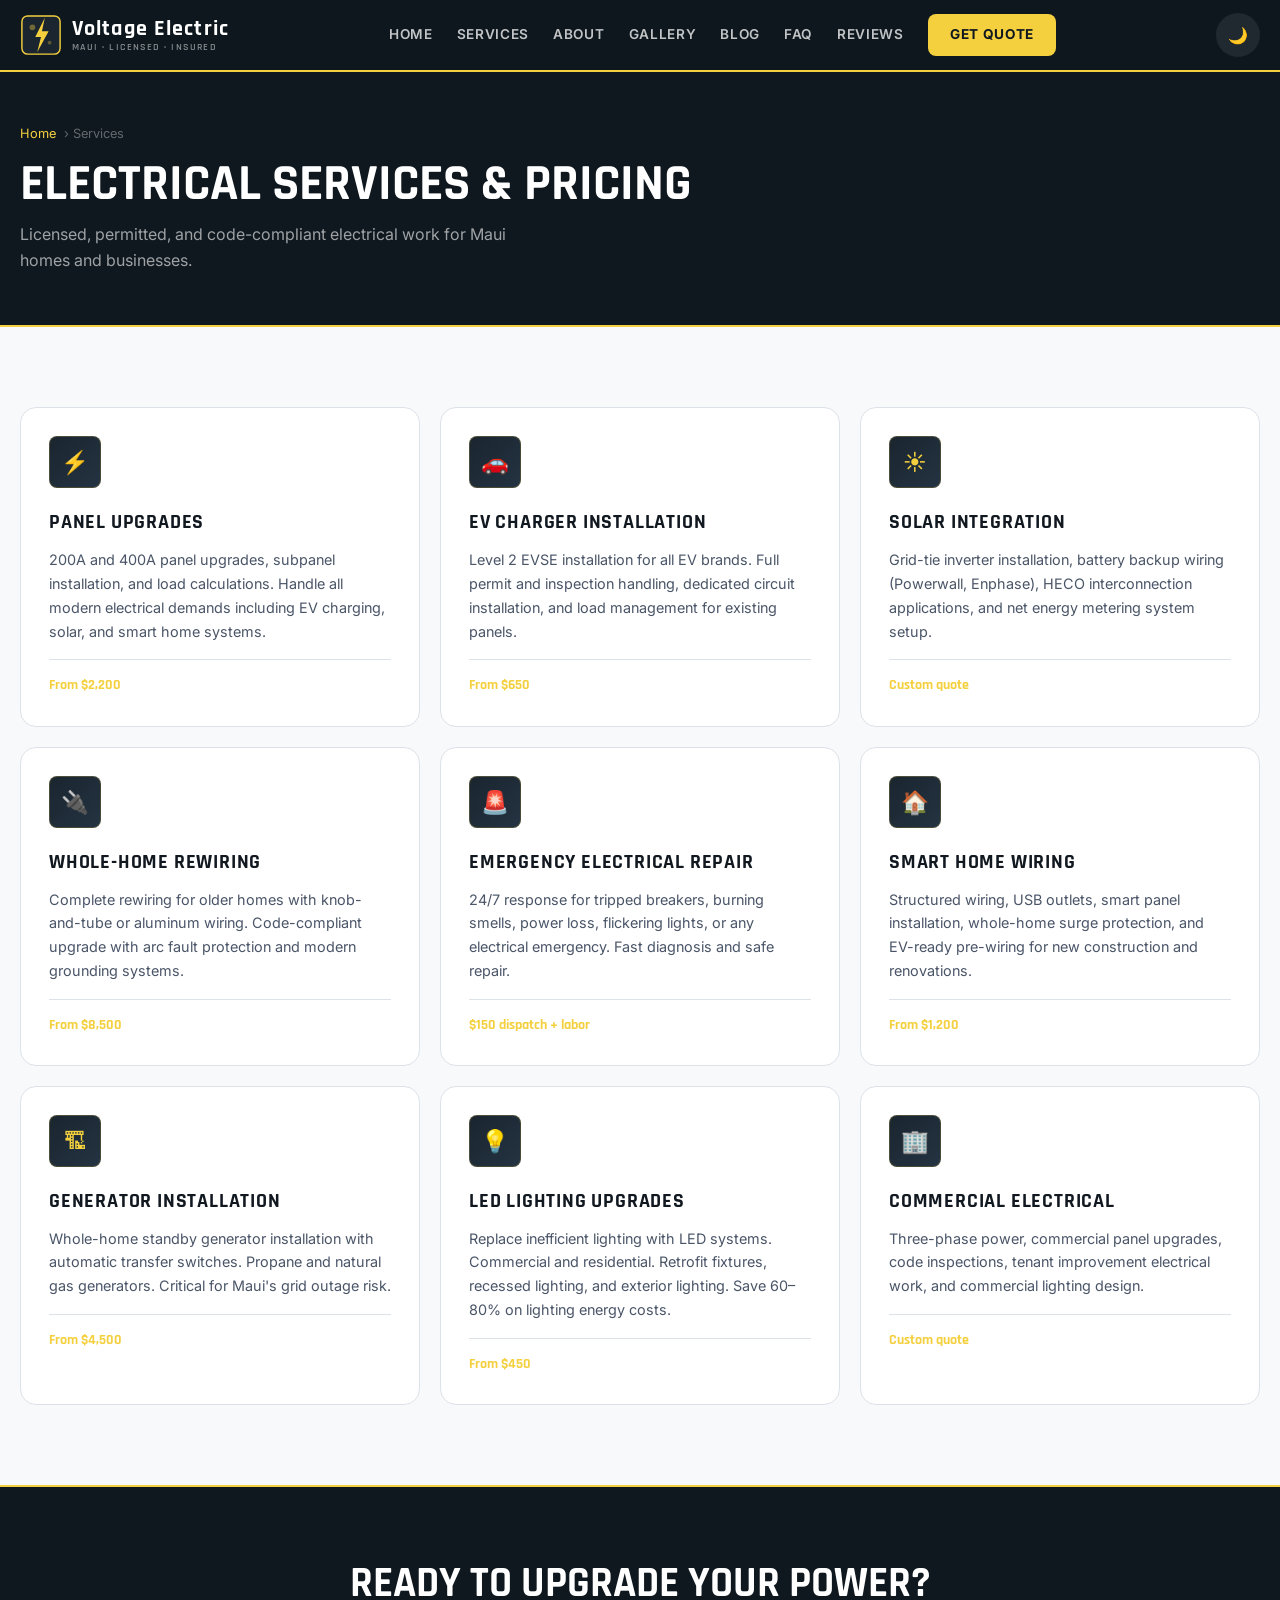
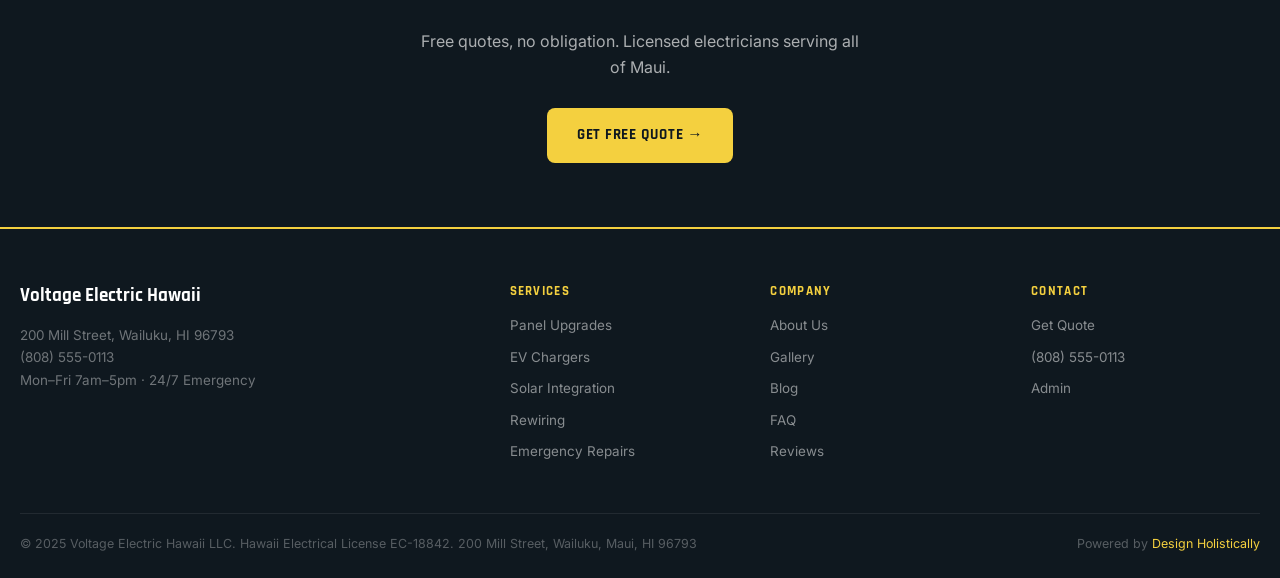
<file: services.html>
<!DOCTYPE html>
<html lang="en" data-theme="light">
<head>
<meta charset="UTF-8"/><meta name="viewport" content="width=device-width,initial-scale=1.0"/>
<title>Electrical Services & Pricing — Voltage Electric Hawaii</title>
<meta name="description" content="Voltage Electric Hawaii — Powering island homes and businesses. Maui's trusted electrician. Panel upgrades, EV chargers, solar integration, emergency repairs. (808) 555-0113"/>
<meta property="og:title" content="Voltage Electric Hawaii"/><meta property="og:type" content="website"/>
<link rel="stylesheet" href="css/style.css"/>
<script type="application/ld+json">{"@context":"https://schema.org","@type":"LocalBusiness","name":"Voltage Electric Hawaii","telephone":"(808) 555-0113","address":{"@type":"PostalAddress","streetAddress":"200 Mill Street","addressLocality":"Wailuku","addressRegion":"HI","postalCode":"96793"},"priceRange":"$$"}</script>
  <link rel="icon" type="image/x-icon" href="images/favicon.ico">
  <link rel="icon" type="image/png" sizes="32x32" href="images/favicon-32x32.png">
  <link rel="icon" type="image/png" sizes="16x16" href="images/favicon-16x16.png">
  <link rel="apple-touch-icon" sizes="180x180" href="images/apple-touch-icon.png">
</head>
<body>
<header class="site-header">
  <div class="header-inner">
    <a href="index.html" class="logo-wrap">
      <svg viewBox="0 0 44 44" fill="none" width="42" height="42" aria-label="Voltage Electric Hawaii logo" xmlns="http://www.w3.org/2000/svg">
  <rect x="2" y="2" width="40" height="40" rx="6" fill="#1A252F"/>
  <rect x="2" y="2" width="40" height="40" rx="6" stroke="#F4D03F" stroke-width="1.5"/>
  <polygon points="26,4 16,24 22,24 18,40 30,18 23,18" fill="#F4D03F"/>
  <circle cx="13" cy="14" r="3" fill="#F4D03F" opacity="0.4"/>
  <circle cx="31" cy="30" r="2" fill="#F4D03F" opacity="0.3"/>
</svg>
      <div class="logo-text">Voltage Electric<span>Maui · Licensed · Insured</span></div>
    </a>
    <nav class="nav-links">
      <a href="index.html">Home</a><a href="services.html">Services</a><a href="about.html">About</a><a href="gallery.html">Gallery</a><a href="blog.html">Blog</a><a href="faq.html">FAQ</a><a href="reviews.html">Reviews</a>
      <a href="booking.html" class="btn-nav">Get Quote</a>
    </nav>
    <div class="header-actions">
      <button class="dark-toggle" id="darkToggle">🌙</button>
      <button class="hamburger" id="hamburger"><span></span><span></span><span></span></button>
    </div>
  </div>
</header>
<nav class="mobile-nav" id="mobileNav">
  <a href="index.html">Home</a><a href="services.html">Services</a><a href="about.html">About</a><a href="gallery.html">Gallery</a><a href="blog.html">Blog</a><a href="faq.html">FAQ</a><a href="reviews.html">Reviews</a><a href="booking.html">Get Quote</a>
</nav>

<div class="page-hero"><div class="page-hero-inner"><div class="breadcrumb"><a href="index.html">Home</a> › Services</div><h1>Electrical Services & Pricing</h1><p>Licensed, permitted, and code-compliant electrical work for Maui homes and businesses.</p></div></div>
<section><div class="section-inner">
  <div class="services-grid">
    <div class="service-card fade-up"><div class="service-icon">⚡</div><h3>Panel Upgrades</h3><p>200A and 400A panel upgrades, subpanel installation, and load calculations. Handle all modern electrical demands including EV charging, solar, and smart home systems.</p><div class="service-price">From $2,200</div></div>
    <div class="service-card fade-up"><div class="service-icon">🚗</div><h3>EV Charger Installation</h3><p>Level 2 EVSE installation for all EV brands. Full permit and inspection handling, dedicated circuit installation, and load management for existing panels.</p><div class="service-price">From $650</div></div>
    <div class="service-card fade-up"><div class="service-icon">☀️</div><h3>Solar Integration</h3><p>Grid-tie inverter installation, battery backup wiring (Powerwall, Enphase), HECO interconnection applications, and net energy metering system setup.</p><div class="service-price">Custom quote</div></div>
    <div class="service-card fade-up"><div class="service-icon">🔌</div><h3>Whole-Home Rewiring</h3><p>Complete rewiring for older homes with knob-and-tube or aluminum wiring. Code-compliant upgrade with arc fault protection and modern grounding systems.</p><div class="service-price">From $8,500</div></div>
    <div class="service-card fade-up"><div class="service-icon">🚨</div><h3>Emergency Electrical Repair</h3><p>24/7 response for tripped breakers, burning smells, power loss, flickering lights, or any electrical emergency. Fast diagnosis and safe repair.</p><div class="service-price">$150 dispatch + labor</div></div>
    <div class="service-card fade-up"><div class="service-icon">🏠</div><h3>Smart Home Wiring</h3><p>Structured wiring, USB outlets, smart panel installation, whole-home surge protection, and EV-ready pre-wiring for new construction and renovations.</p><div class="service-price">From $1,200</div></div>
    <div class="service-card fade-up"><div class="service-icon">🏗</div><h3>Generator Installation</h3><p>Whole-home standby generator installation with automatic transfer switches. Propane and natural gas generators. Critical for Maui's grid outage risk.</p><div class="service-price">From $4,500</div></div>
    <div class="service-card fade-up"><div class="service-icon">💡</div><h3>LED Lighting Upgrades</h3><p>Replace inefficient lighting with LED systems. Commercial and residential. Retrofit fixtures, recessed lighting, and exterior lighting. Save 60–80% on lighting energy costs.</p><div class="service-price">From $450</div></div>
    <div class="service-card fade-up"><div class="service-icon">🏢</div><h3>Commercial Electrical</h3><p>Three-phase power, commercial panel upgrades, code inspections, tenant improvement electrical work, and commercial lighting design.</p><div class="service-price">Custom quote</div></div>
  </div>
</div></section>
<div class="cta-band"><h2>Ready to Upgrade Your Power?</h2><p>Free quotes, no obligation. Licensed electricians serving all of Maui.</p><a href="booking.html" class="btn-primary">Get Free Quote →</a></div>
<footer class="site-footer">
  <div class="footer-inner">
    <div class="footer-grid">
      <div class="footer-brand">
        <div style="font-family:'Rajdhani',sans-serif;font-weight:700;font-size:1.2rem;color:#fff;">Voltage Electric Hawaii</div>
        <p>200 Mill Street, Wailuku, HI 96793<br>(808) 555-0113<br>Mon–Fri 7am–5pm · 24/7 Emergency</p>
      </div>
      <div class="footer-col"><h4>Services</h4><a href="services.html">Panel Upgrades</a><a href="services.html">EV Chargers</a><a href="services.html">Solar Integration</a><a href="services.html">Rewiring</a><a href="services.html">Emergency Repairs</a></div>
      <div class="footer-col"><h4>Company</h4><a href="about.html">About Us</a><a href="gallery.html">Gallery</a><a href="blog.html">Blog</a><a href="faq.html">FAQ</a><a href="reviews.html">Reviews</a></div>
      <div class="footer-col"><h4>Contact</h4><a href="booking.html">Get Quote</a><a href="tel:8085550113">(808) 555-0113</a><a href="admin.html">Admin</a></div>
    </div>
    <div class="footer-bottom">
      <span>© 2025 Voltage Electric Hawaii LLC. Hawaii Electrical License EC-18842. 200 Mill Street, Wailuku, Maui, HI 96793</span>
      <span>Powered by <a href="https://designholistically.com" target="_blank">Design Holistically</a></span>
    </div>
  </div>
</footer>
<button class="back-top" id="backTop">↑</button>
<script src="js/main.js"></script>
</body>
</html>
</file>
<file: css/style.css>
@import url('https://fonts.googleapis.com/css2?family=Rajdhani:wght@500;600;700&family=Inter:wght@400;500;600;700&display=swap');
:root {
  --primary: #1A252F;
  --primary-light: #243342;
  --primary-dark: #0f181f;
  --accent: #F4D03F;
  --accent-light: #f7dc6f;
  --accent-dark: #d4ac0d;
  --bg: #f8f9fa;
  --bg-secondary: #eef0f3;
  --bg-card: #ffffff;
  --text: #111820;
  --text-muted: #4a5568;
  --text-light: #8899aa;
  --border: #dde2e8;
  --shadow: 0 4px 24px rgba(26,37,47,0.10);
  --shadow-lg: 0 12px 48px rgba(26,37,47,0.18);
  --radius: 8px;
  --radius-lg: 16px;
  --header-h: 72px;
  --transition: 0.3s cubic-bezier(0.4,0,0.2,1);
}
[data-theme="dark"] {
  --bg: #0a1017;
  --bg-secondary: #111820;
  --bg-card: #19242f;
  --text: #e8ecf0;
  --text-muted: #7a8fa0;
  --text-light: #4a5f70;
  --border: #243342;
}
*, *::before, *::after { box-sizing: border-box; margin: 0; padding: 0; }
html { scroll-behavior: smooth; }
body { font-family: 'Inter', sans-serif; background: var(--bg); color: var(--text); line-height: 1.6; transition: background var(--transition), color var(--transition); }
img { max-width: 100%; display: block; }
a { color: inherit; text-decoration: none; }
button { cursor: pointer; border: none; background: none; font-family: inherit; }
.site-header { position: fixed; top: 0; left: 0; right: 0; z-index: 1000; height: var(--header-h); backdrop-filter: blur(16px); background: rgba(15,24,31,0.93); border-bottom: 2px solid var(--accent); display: flex; align-items: center; }
.header-inner { max-width: 1280px; margin: 0 auto; padding: 0 20px; width: 100%; display: flex; align-items: center; justify-content: space-between; }
.logo-wrap { display: flex; align-items: center; gap: 10px; }
.logo-text { font-family: 'Rajdhani', sans-serif; font-size: 1.4rem; font-weight: 700; color: #fff; letter-spacing: 0.05em; line-height: 1.1; }
.logo-text span { color: var(--accent); display: block; font-size: 0.65rem; font-weight: 600; letter-spacing: 0.14em; text-transform: uppercase; color: rgba(255,255,255,0.5); }
.nav-links { display: none; gap: 24px; align-items: center; }
.nav-links a { color: rgba(255,255,255,0.75); font-weight: 600; font-size: 0.85rem; letter-spacing: 0.05em; text-transform: uppercase; transition: color var(--transition); }
.nav-links a:hover { color: var(--accent); }
.nav-links .btn-nav { background: var(--accent); color: var(--primary-dark); padding: 10px 22px; border-radius: var(--radius); font-weight: 700; }
.header-actions { display: flex; align-items: center; gap: 10px; }
.dark-toggle { width: 44px; height: 44px; border-radius: 50%; background: rgba(255,255,255,0.08); color: #fff; display: flex; align-items: center; justify-content: center; font-size: 1rem; }
.dark-toggle:hover { background: var(--accent); color: var(--primary-dark); }
.hamburger { width: 44px; height: 44px; display: flex; flex-direction: column; align-items: center; justify-content: center; gap: 5px; background: rgba(255,255,255,0.08); border-radius: var(--radius); }
.hamburger span { display: block; width: 22px; height: 2px; background: #fff; border-radius: 2px; transition: all var(--transition); }
.hamburger.active span:nth-child(1) { transform: rotate(45deg) translate(5px,5px); }
.hamburger.active span:nth-child(2) { opacity: 0; }
.hamburger.active span:nth-child(3) { transform: rotate(-45deg) translate(5px,-5px); }
@media(min-width:768px){ .nav-links { display: flex; } .hamburger { display: none; } }
.mobile-nav { position: fixed; top: var(--header-h); left: 0; right: 0; bottom: 0; background: var(--primary-dark); z-index: 999; transform: translateX(100%); transition: transform var(--transition); padding: 28px 20px; display: flex; flex-direction: column; gap: 6px; }
.mobile-nav.open { transform: translateX(0); }
.mobile-nav a { color: #fff; font-size: 1.15rem; font-weight: 600; padding: 13px 0; border-bottom: 1px solid rgba(255,255,255,0.08); text-transform: uppercase; letter-spacing: 0.05em; }
.hero { min-height: 100vh; display: flex; align-items: center; position: relative; overflow: hidden; padding-top: var(--header-h); background: var(--primary-dark); }
.hero-bg { position: absolute; inset: 0; }
.hero-bg img { width: 100%; height: 100%; object-fit: cover; opacity: 0.2; }
.hero-overlay { position: absolute; inset: 0; background: linear-gradient(135deg, rgba(15,24,31,0.98) 0%, rgba(15,24,31,0.7) 100%); }
.hero-content { position: relative; z-index: 1; max-width: 1280px; margin: 0 auto; padding: 80px 20px; }
.hero-badge { display: inline-flex; align-items: center; gap: 8px; background: rgba(244,208,63,0.15); border: 1px solid var(--accent); color: var(--accent); padding: 6px 14px; border-radius: var(--radius); font-size: 0.75rem; font-weight: 700; letter-spacing: 0.12em; text-transform: uppercase; margin-bottom: 20px; }
.hero h1 { font-family: 'Rajdhani', sans-serif; font-size: clamp(3rem, 9vw, 6.5rem); font-weight: 700; color: #fff; line-height: 0.95; letter-spacing: -0.01em; margin-bottom: 20px; text-transform: uppercase; }
.hero h1 em { color: var(--accent); font-style: normal; }
.hero p { font-size: clamp(1rem, 2vw, 1.15rem); color: rgba(255,255,255,0.7); max-width: 520px; margin-bottom: 36px; }
.hero-cta { display: flex; flex-wrap: wrap; gap: 14px; }
.btn-primary { display: inline-flex; align-items: center; gap: 8px; background: var(--accent); color: var(--primary-dark); padding: 15px 30px; border-radius: var(--radius); font-weight: 700; font-size: 0.95rem; letter-spacing: 0.05em; transition: all var(--transition); text-transform: uppercase; font-family: 'Rajdhani', sans-serif; }
.btn-primary:hover { background: var(--accent-light); transform: translateY(-2px); box-shadow: 0 8px 24px rgba(244,208,63,0.35); }
.btn-secondary { display: inline-flex; align-items: center; gap: 8px; background: transparent; color: #fff; padding: 14px 30px; border-radius: var(--radius); font-weight: 700; font-size: 0.95rem; border: 2px solid rgba(255,255,255,0.3); letter-spacing: 0.05em; transition: all var(--transition); text-transform: uppercase; font-family: 'Rajdhani', sans-serif; }
.btn-secondary:hover { border-color: var(--accent); color: var(--accent); }
.hero-stats { display: flex; flex-wrap: wrap; gap: 40px; margin-top: 56px; padding-top: 36px; border-top: 1px solid rgba(255,255,255,0.1); }
.stat-num { font-family: 'Rajdhani', sans-serif; font-size: 2.4rem; font-weight: 700; color: var(--accent); line-height: 1; }
.stat-label { font-size: 0.72rem; color: rgba(255,255,255,0.45); text-transform: uppercase; letter-spacing: 0.1em; margin-top: 4px; }
section { padding: 80px 20px; }
.section-inner { max-width: 1280px; margin: 0 auto; }
.section-label { font-size: 0.72rem; font-weight: 700; color: var(--accent); letter-spacing: 0.16em; text-transform: uppercase; margin-bottom: 10px; display: block; }
.section-title { font-family: 'Rajdhani', sans-serif; font-size: clamp(1.8rem, 4vw, 2.8rem); font-weight: 700; color: var(--text); line-height: 1.1; margin-bottom: 14px; text-transform: uppercase; }
.section-sub { color: var(--text-muted); font-size: 1rem; max-width: 540px; margin-bottom: 44px; }
.section-center { text-align: center; }
.section-center .section-sub { margin-left: auto; margin-right: auto; }
.bg-alt { background: var(--bg-secondary); }
.services-grid { display: grid; grid-template-columns: 1fr; gap: 20px; }
@media(min-width:600px){ .services-grid { grid-template-columns: 1fr 1fr; } }
@media(min-width:1024px){ .services-grid { grid-template-columns: repeat(3, 1fr); } }
.service-card { background: var(--bg-card); border: 1px solid var(--border); border-radius: var(--radius-lg); padding: 28px; transition: all var(--transition); position: relative; overflow: hidden; }
.service-card::after { content: ''; position: absolute; bottom: 0; left: 0; right: 0; height: 3px; background: var(--accent); transform: scaleX(0); transition: transform var(--transition); transform-origin: left; }
.service-card:hover::after { transform: scaleX(1); }
.service-card:hover { transform: translateY(-4px); box-shadow: var(--shadow-lg); }
.service-icon { width: 52px; height: 52px; background: linear-gradient(135deg, var(--primary), var(--primary-light)); border-radius: var(--radius); display: flex; align-items: center; justify-content: center; margin-bottom: 18px; color: var(--accent); font-size: 1.4rem; border: 1px solid rgba(244,208,63,0.2); }
.service-card h3 { font-family: 'Rajdhani', sans-serif; font-size: 1.25rem; font-weight: 700; margin-bottom: 10px; text-transform: uppercase; letter-spacing: 0.04em; }
.service-card p { color: var(--text-muted); font-size: 0.9rem; line-height: 1.65; }
.service-price { margin-top: 16px; padding-top: 14px; border-top: 1px solid var(--border); font-weight: 700; color: var(--accent); font-size: 0.9rem; font-family: 'Rajdhani', sans-serif; }
.testimonials-grid { display: grid; grid-template-columns: 1fr; gap: 20px; }
@media(min-width:768px){ .testimonials-grid { grid-template-columns: repeat(3, 1fr); } }
.testimonial-card { background: var(--bg-card); border: 1px solid var(--border); border-radius: var(--radius-lg); padding: 24px; border-top: 3px solid var(--accent); }
.stars { color: var(--accent); font-size: 0.9rem; margin-bottom: 12px; letter-spacing: 2px; }
.testimonial-card blockquote { color: var(--text-muted); font-size: 0.9rem; line-height: 1.7; margin-bottom: 18px; }
.reviewer { display: flex; align-items: center; gap: 12px; }
.reviewer img { width: 44px; height: 44px; border-radius: 50%; object-fit: cover; }
.reviewer-name { font-weight: 700; font-size: 0.88rem; }
.reviewer-loc { font-size: 0.75rem; color: var(--text-muted); }
.cta-band { background: var(--primary-dark); padding: 64px 20px; text-align: center; border-top: 2px solid var(--accent); }
.cta-band h2 { font-family: 'Rajdhani', sans-serif; font-size: clamp(1.8rem, 4vw, 2.6rem); font-weight: 700; color: #fff; text-transform: uppercase; margin-bottom: 12px; }
.cta-band p { color: rgba(255,255,255,0.65); font-size: 1rem; margin-bottom: 28px; max-width: 440px; margin-left: auto; margin-right: auto; }
.team-grid { display: grid; grid-template-columns: 1fr 1fr; gap: 20px; }
@media(min-width:768px){ .team-grid { grid-template-columns: repeat(4, 1fr); } }
.team-card { text-align: center; }
.team-card img { width: 100%; aspect-ratio: 1; object-fit: cover; border-radius: var(--radius-lg); margin-bottom: 12px; }
.team-card h4 { font-weight: 700; font-size: 0.9rem; font-family: 'Rajdhani', sans-serif; text-transform: uppercase; }
.team-card span { font-size: 0.78rem; color: var(--accent); font-weight: 600; text-transform: uppercase; letter-spacing: 0.06em; }
.gallery-grid { display: grid; grid-template-columns: repeat(2, 1fr); gap: 10px; }
@media(min-width:600px){ .gallery-grid { grid-template-columns: repeat(3, 1fr); } }
@media(min-width:1024px){ .gallery-grid { grid-template-columns: repeat(4, 1fr); } }
.gallery-item { position: relative; overflow: hidden; border-radius: var(--radius); aspect-ratio: 4/3; }
.gallery-item img { width: 100%; height: 100%; object-fit: cover; transition: transform 0.4s ease; }
.gallery-item:hover img { transform: scale(1.07); }
.blog-grid { display: grid; grid-template-columns: 1fr; gap: 24px; }
@media(min-width:600px){ .blog-grid { grid-template-columns: 1fr 1fr; } }
@media(min-width:1024px){ .blog-grid { grid-template-columns: repeat(3, 1fr); } }
.blog-card { background: var(--bg-card); border: 1px solid var(--border); border-radius: var(--radius-lg); overflow: hidden; transition: all var(--transition); }
.blog-card:hover { transform: translateY(-4px); box-shadow: var(--shadow-lg); }
.blog-card img { width: 100%; height: 190px; object-fit: cover; }
.blog-card-body { padding: 20px; }
.blog-tag { display: inline-block; background: var(--accent); color: var(--primary-dark); font-size: 0.7rem; font-weight: 700; padding: 3px 10px; border-radius: 4px; text-transform: uppercase; letter-spacing: 0.08em; margin-bottom: 10px; font-family: 'Rajdhani', sans-serif; }
.blog-card h3 { font-family: 'Rajdhani', sans-serif; font-size: 1.15rem; font-weight: 700; line-height: 1.3; margin-bottom: 8px; text-transform: uppercase; }
.blog-card p { color: var(--text-muted); font-size: 0.86rem; line-height: 1.6; }
.blog-card-meta { margin-top: 12px; font-size: 0.75rem; color: var(--text-light); }
.booking-wrap { max-width: 700px; margin: 0 auto; background: var(--bg-card); border: 1px solid var(--border); border-radius: var(--radius-lg); padding: 36px; }
.step-indicator { display: flex; gap: 6px; margin-bottom: 36px; }
.step { flex: 1; height: 3px; background: var(--border); border-radius: 2px; transition: background var(--transition); }
.step.active { background: var(--accent); }
.step.done { background: var(--primary); }
.form-step { display: none; }
.form-step.active { display: block; }
.form-step h3 { font-family: 'Rajdhani', sans-serif; font-size: 1.4rem; font-weight: 700; margin-bottom: 22px; text-transform: uppercase; }
.form-group { margin-bottom: 18px; }
.form-group label { display: block; font-weight: 600; font-size: 0.85rem; margin-bottom: 6px; }
.form-group input, .form-group select, .form-group textarea { width: 100%; padding: 12px 14px; border: 2px solid var(--border); border-radius: var(--radius); background: var(--bg); color: var(--text); font-family: inherit; font-size: 0.95rem; transition: border-color var(--transition); }
.form-group input:focus, .form-group select:focus, .form-group textarea:focus { outline: none; border-color: var(--accent); }
.service-option { display: flex; align-items: center; gap: 12px; padding: 14px; border: 2px solid var(--border); border-radius: var(--radius); margin-bottom: 8px; cursor: pointer; transition: all var(--transition); }
.service-option:hover, .service-option.selected { border-color: var(--accent); background: rgba(244,208,63,0.05); }
.form-nav { display: flex; justify-content: space-between; align-items: center; margin-top: 24px; }
.btn-outline { background: transparent; border: 2px solid var(--border); color: var(--text); padding: 11px 26px; border-radius: var(--radius); font-weight: 700; font-size: 0.88rem; transition: all var(--transition); font-family: 'Rajdhani', sans-serif; text-transform: uppercase; }
.btn-outline:hover { border-color: var(--accent); color: var(--accent); }
.confirmation { text-align: center; padding: 36px 0; }
.confirmation .check { width: 68px; height: 68px; background: #27ae60; border-radius: 50%; display: flex; align-items: center; justify-content: center; margin: 0 auto 20px; font-size: 1.8rem; color: #fff; }
.faq-list { max-width: 780px; margin: 0 auto; }
.faq-item { border-bottom: 1px solid var(--border); }
.faq-q { width: 100%; text-align: left; padding: 20px 0; display: flex; justify-content: space-between; align-items: center; font-weight: 600; font-size: 0.95rem; color: var(--text); gap: 14px; background: none; }
.faq-q .icon { width: 26px; height: 26px; min-width: 26px; border-radius: 50%; background: var(--accent); color: var(--primary-dark); display: flex; align-items: center; justify-content: center; font-size: 1rem; transition: transform var(--transition); font-weight: 700; }
.faq-item.open .faq-q .icon { transform: rotate(45deg); }
.faq-a { display: none; padding: 0 0 18px; color: var(--text-muted); line-height: 1.7; font-size: 0.92rem; }
.faq-item.open .faq-a { display: block; }
.reviews-grid { display: grid; grid-template-columns: 1fr; gap: 18px; }
@media(min-width:600px){ .reviews-grid { grid-template-columns: 1fr 1fr; } }
@media(min-width:1024px){ .reviews-grid { grid-template-columns: repeat(4, 1fr); } }
.review-card { background: var(--bg-card); border: 1px solid var(--border); border-radius: var(--radius-lg); padding: 22px; }
.review-top { display: flex; align-items: center; gap: 10px; margin-bottom: 12px; }
.review-top img { width: 46px; height: 46px; border-radius: 50%; object-fit: cover; }
.review-name { font-weight: 700; font-size: 0.88rem; }
.review-date { font-size: 0.72rem; color: var(--text-light); }
.review-body { color: var(--text-muted); font-size: 0.86rem; line-height: 1.65; }
.about-grid { display: grid; grid-template-columns: 1fr; gap: 48px; align-items: center; }
@media(min-width:768px){ .about-grid { grid-template-columns: 1fr 1fr; } }
.values-grid { display: grid; grid-template-columns: 1fr 1fr; gap: 16px; margin-top: 40px; }
@media(min-width:768px){ .values-grid { grid-template-columns: repeat(4, 1fr); } }
.value-card { background: var(--bg-card); border: 1px solid var(--border); border-radius: var(--radius); padding: 22px; text-align: center; }
.value-icon { font-size: 1.8rem; margin-bottom: 10px; }
.value-card h4 { font-weight: 700; font-size: 0.88rem; font-family: 'Rajdhani', sans-serif; text-transform: uppercase; margin-bottom: 6px; }
.value-card p { font-size: 0.8rem; color: var(--text-muted); }
.site-footer { background: var(--primary-dark); color: rgba(255,255,255,0.65); padding: 52px 20px 24px; border-top: 2px solid var(--accent); }
.footer-inner { max-width: 1280px; margin: 0 auto; }
.footer-grid { display: grid; grid-template-columns: 1fr; gap: 32px; margin-bottom: 40px; }
@media(min-width:768px){ .footer-grid { grid-template-columns: 2fr 1fr 1fr 1fr; } }
.footer-brand p { font-size: 0.84rem; line-height: 1.7; margin-top: 12px; color: rgba(255,255,255,0.4); }
.footer-col h4 { color: var(--accent); font-weight: 700; font-size: 0.8rem; text-transform: uppercase; letter-spacing: 0.1em; margin-bottom: 14px; font-family: 'Rajdhani', sans-serif; }
.footer-col a { display: block; color: rgba(255,255,255,0.5); font-size: 0.84rem; margin-bottom: 10px; transition: color var(--transition); }
.footer-col a:hover { color: var(--accent); }
.footer-bottom { border-top: 1px solid rgba(255,255,255,0.08); padding-top: 20px; display: flex; flex-wrap: wrap; gap: 12px; justify-content: space-between; font-size: 0.78rem; color: rgba(255,255,255,0.3); }
.footer-bottom a { color: var(--accent); }
.back-top { position: fixed; bottom: 28px; right: 24px; width: 48px; height: 48px; background: var(--accent); color: var(--primary-dark); border-radius: 50%; display: flex; align-items: center; justify-content: center; font-size: 1.2rem; z-index: 900; opacity: 0; pointer-events: none; transition: all var(--transition); }
.back-top.show { opacity: 1; pointer-events: auto; }
.fade-up { opacity: 0; transform: translateY(28px); transition: opacity 0.6s ease, transform 0.6s ease; }
.fade-up.visible { opacity: 1; transform: translateY(0); }
.page-hero { padding: calc(var(--header-h) + 52px) 20px 52px; background: var(--primary-dark); border-bottom: 2px solid var(--accent); }
.page-hero-inner { max-width: 1280px; margin: 0 auto; }
.page-hero h1 { font-family: 'Rajdhani', sans-serif; font-size: clamp(2rem, 5vw, 3.2rem); font-weight: 700; color: #fff; text-transform: uppercase; line-height: 1.05; }
.page-hero p { color: rgba(255,255,255,0.6); font-size: 1rem; max-width: 520px; margin-top: 10px; }
.breadcrumb { display: flex; gap: 8px; align-items: center; font-size: 0.8rem; color: rgba(255,255,255,0.35); margin-bottom: 14px; }
.breadcrumb a { color: var(--accent); }
.post-hero { padding-top: var(--header-h); background: var(--primary-dark); border-bottom: 2px solid var(--accent); }
.post-hero-inner { max-width: 800px; margin: 0 auto; padding: 56px 20px; }
.post-hero h1 { font-family: 'Rajdhani', sans-serif; font-size: clamp(1.9rem, 5vw, 2.8rem); font-weight: 700; color: #fff; text-transform: uppercase; line-height: 1.1; }
.post-meta { display: flex; gap: 16px; flex-wrap: wrap; margin-top: 14px; font-size: 0.8rem; color: rgba(255,255,255,0.45); }
.post-content { max-width: 800px; margin: 0 auto; padding: 44px 20px; }
.post-content h2 { font-family: 'Rajdhani', sans-serif; font-size: 1.5rem; font-weight: 700; text-transform: uppercase; margin: 32px 0 12px; color: var(--primary); }
[data-theme="dark"] .post-content h2 { color: var(--accent); }
.post-content p { color: var(--text-muted); line-height: 1.8; margin-bottom: 14px; }
.post-content ul { padding-left: 22px; margin-bottom: 14px; color: var(--text-muted); line-height: 1.8; }
#adminLogin { min-height:100vh; display:flex; align-items:center; justify-content:center; background:var(--primary-dark); padding:20px; }
#adminDash { display:none; }
.login-card { background: var(--bg-card); border-radius: var(--radius-lg); padding: 44px; max-width: 400px; width: 100%; border: 1px solid var(--border); }
.login-card h2 { font-family:'Rajdhani',sans-serif; font-size:1.7rem; font-weight:700; text-transform:uppercase; margin-bottom:8px; }
.login-card p { color:var(--text-muted); margin-bottom:28px; font-size:0.88rem; }
.dash-header { background: var(--primary); padding: 14px 22px; display: flex; align-items: center; justify-content: space-between; border-bottom: 2px solid var(--accent); }
.dash-header h1 { font-family:'Rajdhani',sans-serif; font-size:1.3rem; font-weight:700; color:#fff; text-transform:uppercase; }
.dash-stats { display: grid; grid-template-columns: repeat(2,1fr); gap: 14px; padding: 20px; }
@media(min-width:600px){ .dash-stats { grid-template-columns: repeat(4,1fr); } }
.dash-stat { background: var(--bg-card); border: 1px solid var(--border); border-radius: var(--radius); padding: 18px; text-align: center; }
.dash-stat .num { font-family:'Rajdhani',sans-serif; font-size:1.9rem; font-weight:700; color:var(--accent); }
.dash-stat .lbl { font-size:0.75rem; color:var(--text-muted); text-transform:uppercase; letter-spacing:0.06em; }
.dash-section { padding: 0 20px 20px; }
.dash-section h3 { font-family:'Rajdhani',sans-serif; font-size:1.1rem; font-weight:700; text-transform:uppercase; margin-bottom:12px; border-bottom:2px solid var(--accent); padding-bottom:6px; }
.data-table { width:100%; border-collapse:collapse; font-size:0.86rem; }
.data-table th { background:var(--bg-secondary); padding:9px 12px; text-align:left; font-weight:700; color:var(--text-muted); font-size:0.75rem; text-transform:uppercase; }
.data-table td { padding:11px 12px; border-bottom:1px solid var(--border); }
.badge { display:inline-block; padding:2px 9px; border-radius:999px; font-size:0.7rem; font-weight:700; }
.badge-green { background:#d5f5e3; color:#1e8449; }
.badge-yellow { background:#fef9e7; color:#b7950b; }
.badge-blue { background:#d6eaf8; color:#1a5276; }
.dash-tabs { display:flex; gap:4px; padding:0 20px; border-bottom:2px solid var(--border); overflow-x:auto; }
.dash-tab { padding:11px 18px; font-weight:700; font-size:0.82rem; text-transform:uppercase; color:var(--text-muted); cursor:pointer; border-bottom:3px solid transparent; margin-bottom:-2px; white-space:nowrap; background:none; font-family:'Rajdhani',sans-serif; letter-spacing:0.05em; }
.dash-tab.active { color:var(--accent); border-bottom-color:var(--accent); }
.tab-panel { display:none; }
.tab-panel.active { display:block; }

.hero h1, .hero p, .hero-content, .hero .eyebrow-label, .hero .tag { color: #fff !important; }

[data-theme="dark"] .hero { background: transparent !important; }
[data-theme="dark"] .hero-bg img { opacity: 1 !important; }
</file>
